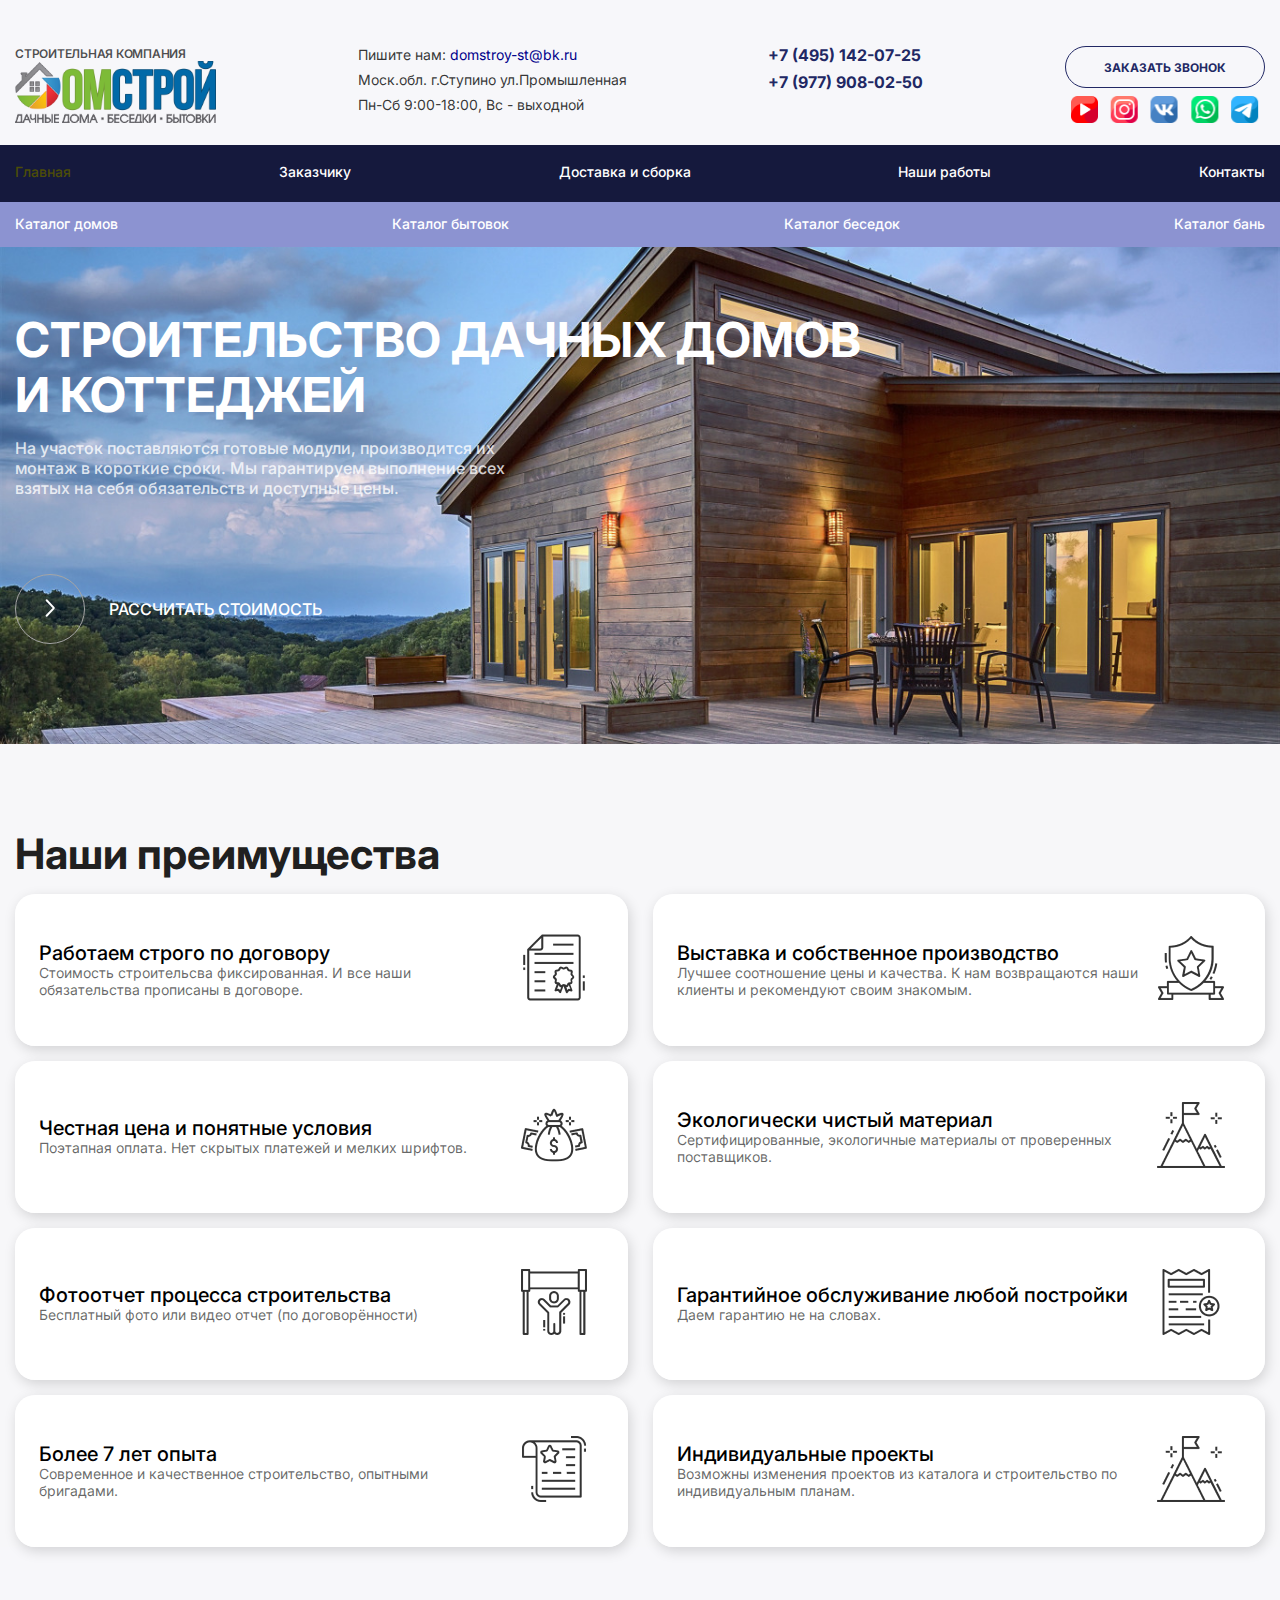
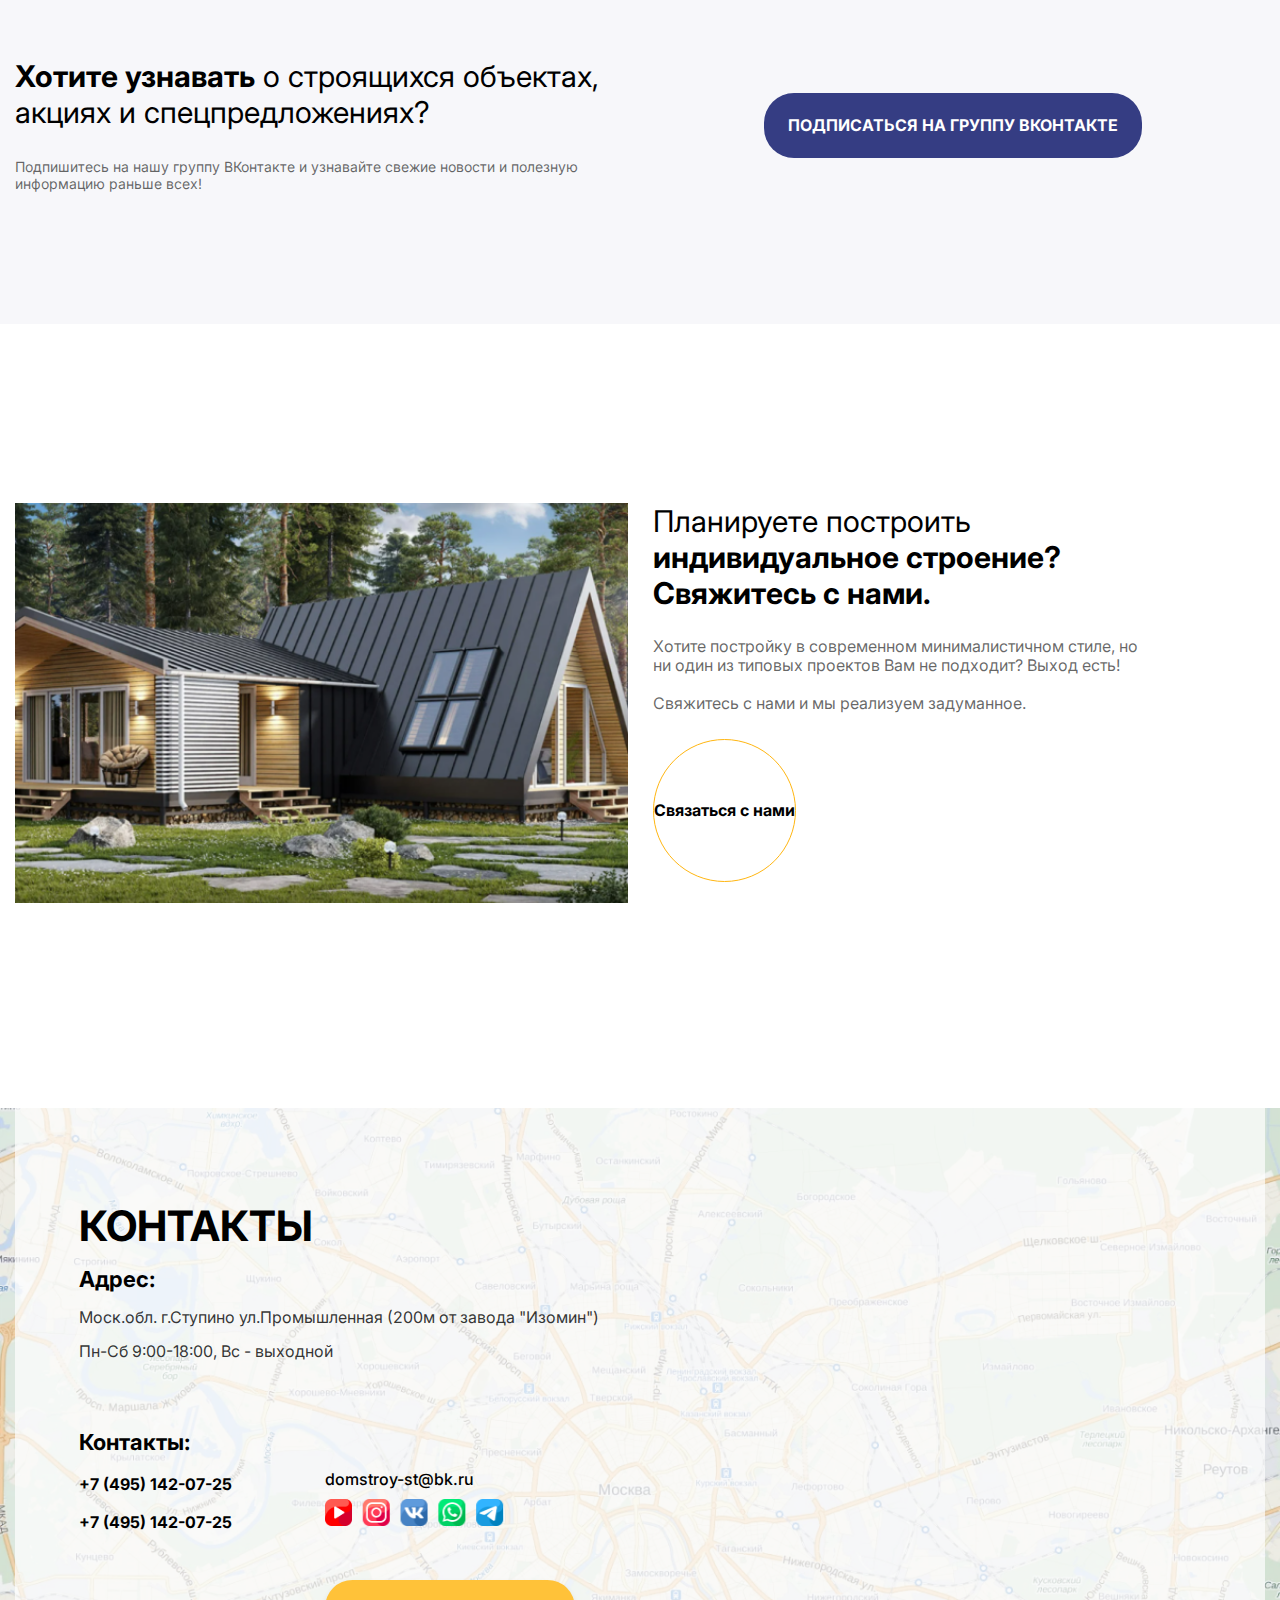
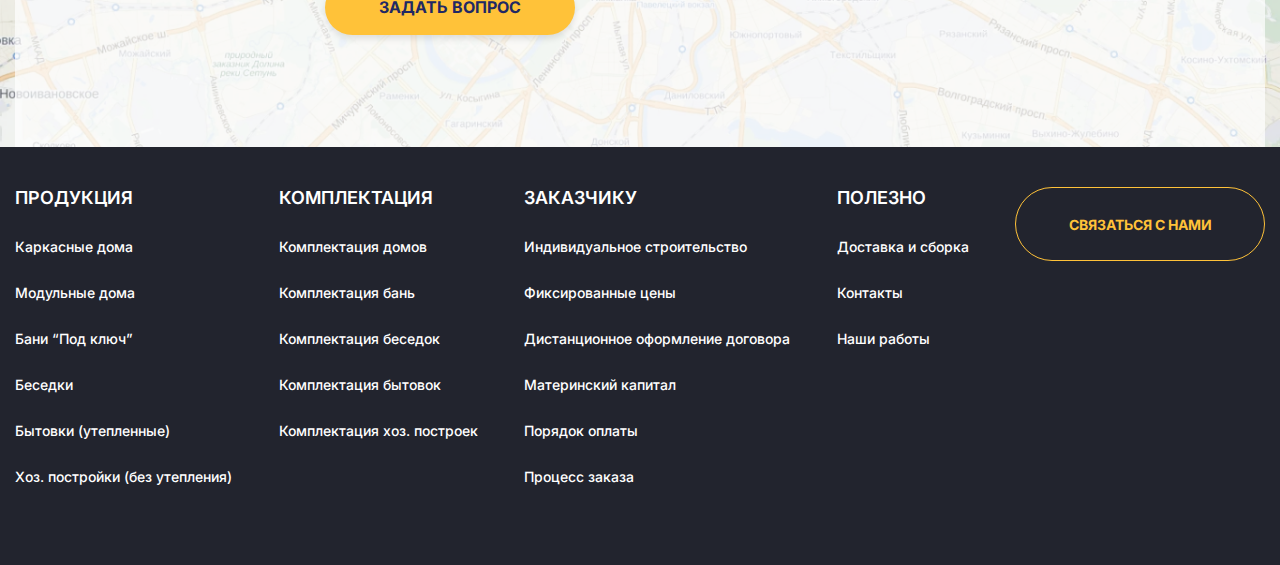
<file: index.html>
<!DOCTYPE html>
<html lang="en">
<head>
    <meta charset="UTF-8">
    <meta http-equiv="X-UA-Compatible" content="IE=edge">
    <meta name="viewport" content="width=device-width, initial-scale=1.0">
    <link rel="stylesheet" href="css/style.css">
    <link rel="stylesheet" href="css/media.css">
    <link rel="shortcut icon" href="icons/Logo.svg" type="image/x-icon">
    <title>ДомСтрой</title>
</head>
<body>
<header class="header">
    <div class="header__container container">
        <div class="first-line__header">
            <div class="logo-block">
                <h1 class="header__name">СТРОИТЕЛЬНАЯ КОМПАНИЯ</h1>
                <div class="header__logo">
                    <a href="index.html"><img src="icons/Logo.svg" alt="logo-company"></a>
                </div>
            </div>
            <div class="burger-menu">
                <img src="icons/menu_FILL0_wght400_GRAD0_opsz48.svg" alt="">
            </div>
            <div class="adress-number-block">
                <h1 class="header__text">Пишите нам: <span style="color: darkblue;">domstroy-st@bk.ru</span></h1>
                <h1 class="header__text">Моск.обл. г.Ступино ул.Промышленная</h1>
                <h1 class="header__text">Пн-Сб 9:00-18:00, Вс - выходной</h1>
            </div>
            <div class="adress-number-block">
                <h1 class="sim__header">+7 (495) 142-07-25</h1>
                <h1 class="sim__header">+7 (977) 908-02-50</h1>
            </div>
            <div class="order-block">
                <button><a style="color: #212864;" target="_blank" href="https://web.telegram.org/k/#@House_Build_bot">Заказать
                    звонок</a></button>
                <div class="all-icons__header">
                    <a target="_blank" href="https://www.youtube.com/@bobertv"><img src="icons/youtube%201.svg"
                                                                                    alt="YouTube icon"></a>
                    <a target="_blank" href="https://www.instagram.com/bober.ru/"><img src="icons/instagram%201.svg"
                                                                                       alt="Instagram icon"></a>
                    <a target="_blank" href="https://vk.com/bobertk"><img src="icons/vk%201.svg" alt="VK icon"></a>
                    <a target="_blank" href="https://web.whatsapp.com/"><img src="icons/whatsapp%201.svg"
                                                                             alt="WhatsApp icon"></a>
                    <a target="_blank" href="https://web.telegram.org/k/#@House_Build_bot"><img
                            src="icons/telegram%201.svg" alt="Telegram icon"></a>
                </div>
            </div>
            <button class="header__menu__open">
                <img src="icons/menu_FILL0_wght400_GRAD0_opsz48.svg" alt="">
            </button>
        </div>
    </div>
    <div class="header__sec-container">
        <ul class="header__menu container">
            <li><a href="index.html" style="color: rgb(77, 77, 7);">Главная</a></li>
            <li><a href="customer.html" style="color: #FFF;">Заказчику</a></li>
            <li><a href="delivery.html" style="color: #FFF;">Доставка и сборка</a></li>
            <li><a href="jobs.html" style="color: #FFF;">Наши работы</a></li>
            <li><a href="contacts.html" style="color: #FFF;">Контакты</a></li>
        </ul>
    </div>
    <div class="header__third-container ">
        <ul class="header__menu container">
            <li><a href="house.html" style="color: #FFF;">Каталог домов</a></li>
            <li><a href="change_house.html" style="color: #FFF;">Каталог бытовок</a></li>
            <li><a href="alcove.html" style="color: #FFF;">Каталог беседок</a></li>
            <li><a href="bath.html" style="color: #FFF;">Каталог бань</a></li>
        </ul>
    </div>
    <div class="mobile-header container">
        <div class="mobile__header-head">
            <div class="mobile__logo-block">
                <h1 class="header__name">СТРОИТЕЛЬНАЯ КОМПАНИЯ</h1>
                <div class="header__logo">
                    <a href="./index.html"><img src="icons/Logo.svg" alt="logo-company"></a>
                </div>
            </div>
            <button class="mobile-header-close">
                <img src="icons/Group%20266.svg" alt="">
            </button>
        </div>
        <div class="mobile__header_menu">
            <a href="index.html" class="mobile__header_menu-item">Главная</a>
            <a href="jobs.html" class="mobile__header_menu-item">Наши работы</a>
            <a href="customer.html" class="mobile__header_menu-item">Заказчику</a>
            <a href="delivery.html" class="mobile__header_menu-item">Доставка</a>
        </div>
        <div class="mobile__header_about">
            <p class="mobile__header_about-item">Пишите нам: domstroy-st@bk.ru</p>
            <p class="mobile__header_about-item">Моск.обл. г.Ступино ул.Промышленная </p>
            <p class="mobile__header_about-item">Пн-Сб 9:00-18:00, Вс - выходной</p>
            <a href="#" class="mobile__header_about-number">+7 (495) 142-07-25</a>
            <a href="#" class="mobile__header_about-number">+7 (977) 908-02-50</a>
            <div class="mobile__all-icons__header">
                <a target="_blank" href="https://www.youtube.com/@bobertv"><img src="icons/youtube%201.svg" alt="YouTube icon"></a>
                <a target="_blank" href="https://www.instagram.com/bober.ru/"><img src="icons/instagram%201.svg" alt="Instagram icon"></a>
                <a target="_blank" href="https://vk.com/bobertk"><img src="icons/vk%201.svg" alt="VK icon"></a>
                <a target="_blank" href="https://web.whatsapp.com/"><img src="icons/whatsapp%201.svg" alt="WhatsApp icon"></a>
                <a target="_blank" href="https://web.telegram.org/k/#@House_Build_bot"><img src="icons/telegram%201.svg" alt="Telegram icon"></a>
            </div>
        </div>
    </div>
</header>
<main class="wrapper">
    <section class="wrapper__item item">
        <div class="item__container container">
            <h1 class="item__title">СТРОИТЕЛЬСТВО ДАЧНЫХ ДОМОВ И КОТТЕДЖЕЙ</h1>
            <h1 class="item__subtitle">На участок поставляются готовые модули, производится их монтаж в короткие сроки.
                Мы гарантируем выполнение всех взятых на себя обязательств и доступные цены.</h1>
            <div class="item__button">
                <button><a target="_blank" href="calculate_price.html"><img src="icons/Vector%2015.svg" alt=""></a></button>
                <h1 class="item__bill">РАССЧИТАТЬ СТОИМОСТЬ</h1>
            </div>
        </div>
    </section>
    <section class="wrapper__advantage advantage">
        <div class="advantage__container container">
            <h1 class="card-of-advantage__title">Наши преимущества</h1>
            <div class="advantage__cards">
                <div class="card-in-advantage">
                    <div class="text-in-card">
                        <h1 class="advantage__title">
                            Работаем строго по договору
                        </h1>
                        <p class="advantage__subtitle">Стоимость строительсва фиксированная. И все наши обязательства
                            прописаны в договоре.</p>
                    </div>
                    <div class="image-in-card">
                        <img src="icons/certificate%20(1).png" alt="certificate icon">
                    </div>
                </div>
                <div class="card-in-advantage">
                    <div class="text-in-card">
                        <h1 class="advantage__title">
                            Выставка и собственное производство
                        </h1>
                        <p class="advantage__subtitle">Лучшее соотношение цены и качества. К нам возвращаются наши
                            клиенты и рекомендуют своим знакомым.</p>
                    </div>
                    <div class="image-in-card">
                        <img src="icons/badge.png" alt="badge icon">
                    </div>
                </div>
            </div>
            <div class="advantage__cards">
                <div class="card-in-advantage">
                    <div class="text-in-card">
                        <h1 class="advantage__title">
                            Честная цена и понятные условия
                        </h1>
                        <p class="advantage__subtitle">Поэтапная оплата. Нет скрытых платежей и мелких шрифтов.
                        </p>
                    </div>
                    <div class="image-in-card">
                        <img src="icons/money-sack.png" alt="money icon">
                    </div>
                </div>
                <div class="card-in-advantage">
                    <div class="text-in-card">
                        <h1 class="advantage__title">
                            Экологически чистый материал
                        </h1>
                        <p class="advantage__subtitle">Сертифицированные, экологичные материалы от проверенных
                            поставщиков.</p>
                    </div>
                    <div class="image-in-card">
                        <img src="icons/goal%202.png" alt="goal icon">
                    </div>
                </div>
            </div>
            <div class="advantage__cards">
                <div class="card-in-advantage">
                    <div class="text-in-card">
                        <h1 class="advantage__title">
                            Фотоотчет процесса строительства
                        </h1>
                        <p class="advantage__subtitle">Бесплатный фото или видео отчет (по договорённости)</p>
                    </div>
                    <div class="image-in-card">
                        <img src="icons/running-man%202.png" alt="running-man icon">
                    </div>
                </div>
                <div class="card-in-advantage">
                    <div class="text-in-card">
                        <h1 class="advantage__title">
                            Гарантийное обслуживание любой постройки
                        </h1>
                        <p class="advantage__subtitle">Даем гарантию не на словах.</p>
                    </div>
                    <div class="image-in-card">
                        <img src="icons/receipt.png" alt="receipt icon">
                    </div>
                </div>
            </div>
            <div class="advantage__cards">
                <div class="card-in-advantage">
                    <div class="text-in-card">
                        <h1 class="advantage__title">
                            Более 7 лет опыта
                        </h1>
                        <p class="advantage__subtitle">Современное и качественное строительство, опытными бригадами.
                        </p>
                    </div>
                    <div class="image-in-card">
                        <img src="icons/certificate.png" alt="certificate icon">
                    </div>
                </div>
                <div class="card-in-advantage">
                    <div class="text-in-card">
                        <h1 class="advantage__title">
                            Индивидуальные проекты
                        </h1>
                        <p class="advantage__subtitle">Возможны изменения проектов из каталога и строительство по
                            индивидуальным планам.</p>
                    </div>
                    <div class="image-in-card">
                        <img src="icons/goal%202.png" alt="badge icon">
                    </div>
                </div>
            </div>
        </div>
    </section>
    <section class="wrapper__vk vk container">
        <div class="vk__container">
            <div class="text-vk">
                <h1 class="vk__title"><span style="font-weight: bolder;">Хотите узнавать</span> о строящихся объектах,
                    акциях и спецпредложениях?</h1>
                <p class="vk__subtitle">
                    Подпишитесь на нашу группу ВКонтакте и узнавайте свежие новости и полезную информацию раньше всех!
                </p>
            </div>
            <div class="vk__container__link">
                <a class="vk__container-button" target="_blank" href="https://vk.com/bobertk" style="color: #FFF">Подписаться НА ГРУППУ ВКОНТАКТЕ</a>
            </div>
        </div>
    </section>
    <section class="wrapper__connection-with-us connection-with-us">
        <div class="connection-with-us__container container">
            <div class="image-connection">
                <img src="icons/Rectangle%20599.png" alt="">
            </div>
            <div class="text-in-connection">
                <h1 class="connection__title">
                    <span style='font-weight: 400;'>Планируете построить</span> индивидуальное строение? Свяжитесь с
                    нами.
                </h1>
                <p class="connection__subtitle">
                    Хотите постройку в современном минималистичном стиле, но ни один из типовых проектов Вам не
                    подходит? Выход есть!
                    <br>
                    <br>
                    Свяжитесь с нами и мы реализуем задуманное.
                </p>
                <button><a style="color: #000000;" href="tel:+996703917639">Связаться с нами</a></button>
            </div>
        </div>
    </section>
    <section class="wrapper__contacts contacts">
        <div class="contacts__container container">
            <div class="block__adress">
                <h1 class="contact__title">Контакты</h1>
                <h1 class="adress-contact__title">Адрес:</h1>
                <p class="adress-contact__subtitle">Моск.обл. г.Ступино ул.Промышленная (200м от завода "Изомин")</p>
                <p class="adress-time__title">Пн-Сб 9:00-18:00, Вс - выходной</p>
                <div class="contacts_blocks">
                    <div class="contacts__text text">
                        <h1 class="text__title">Контакты:</h1>
                        <p class="text__numbers">+7 (495) 142-07-25</p>
                        <p class="text__numbers">+7 (495) 142-07-25</p>
                    </div>
                    <div class="domstroy">
                        <p class="domstroy__title">
                            domstroy-st@bk.ru
                        </p>
                        <div class="all-icons__contacts">
                            <a target="_blank" href="https://www.youtube.com/@bobertv"><img src="icons/youtube%201.svg"
                                                                                            alt="YouTube icon"></a>
                            <a target="_blank" href="https://www.instagram.com/bober.ru/"><img
                                    src="icons/instagram%201.svg" alt="Instagram icon"></a>
                            <a target="_blank" href="https://vk.com/bobertk"><img src="icons/vk%201.svg" alt="VK icon"></a>
                            <a target="_blank" href="https://web.whatsapp.com/"><img src="icons/whatsapp%201.svg"
                                                                                     alt="WhatsApp icon"></a>
                            <a target="_blank" href="https://web.telegram.org/k/#@House_Build_bot"><img
                                    src="icons/telegram%201.svg" alt="Telegram icon"></a>
                        </div>
                        <button><a style="color: #212864;" href="tel:+996703917639">Задать вопрос</a></button>
                    </div>
                </div>
            </div>
        </div>
    </section>
</main>
<footer class="footer">
    <div class="footer__container container">
        <div class="column">
            <h1 class="item__column">
                ПРОДУКЦИЯ
            </h1>
            <p class="subtitle__column">Каркасные дома</p>
            <p class="subtitle__column">Модульные дома</p>
            <p class="subtitle__column">Бани “Под ключ”</p>
            <p class="subtitle__column">Беседки</p>
            <p class="subtitle__column">Бытовки (утепленные)</p>
            <p class="subtitle__column">Хоз. постройки (без утепления)</p>
        </div>
        <div class="column">
            <h1 class="item__column">
                КОМПЛЕКТАЦИЯ
            </h1>
            <p class="subtitle__column">Комплектация домов</p>
            <p class="subtitle__column">Комплектация бань</p>
            <p class="subtitle__column">Комплектация беседок</p>
            <p class="subtitle__column">Комплектация бытовок</p>
            <p class="subtitle__column">Комплектация хоз. построек</p>
        </div>
        <div class="column">
            <h1 class="item__column">
                ЗАКАЗЧИКУ
            </h1>
            <p class="subtitle__column">Индивидуальное строительство</p>
            <p class="subtitle__column">Фиксированные цены</p>
            <p class="subtitle__column">Дистанционное оформление договора</p>
            <p class="subtitle__column">Материнский капитал</p>
            <p class="subtitle__column">Порядок оплаты</p>
            <p class="subtitle__column">Процесс заказа</p>
        </div>
        <div class="column">
            <h1 class="item__column">
                ПОЛЕЗНО
            </h1>
            <p class="subtitle__column">Доставка и сборка</p>
            <p class="subtitle__column">Контакты</p>
            <p class="subtitle__column">Наши работы</p>
        </div>
        <div class="buttons-in-footer">
            <button><a style="color:#FFC239" href="tel:+996703917639">СВЯЗАТЬСЯ С НАМИ</a></button>
        </div>
    </div>
</footer>
<script src="js/index.js"></script>
</body>
</html>
</file>
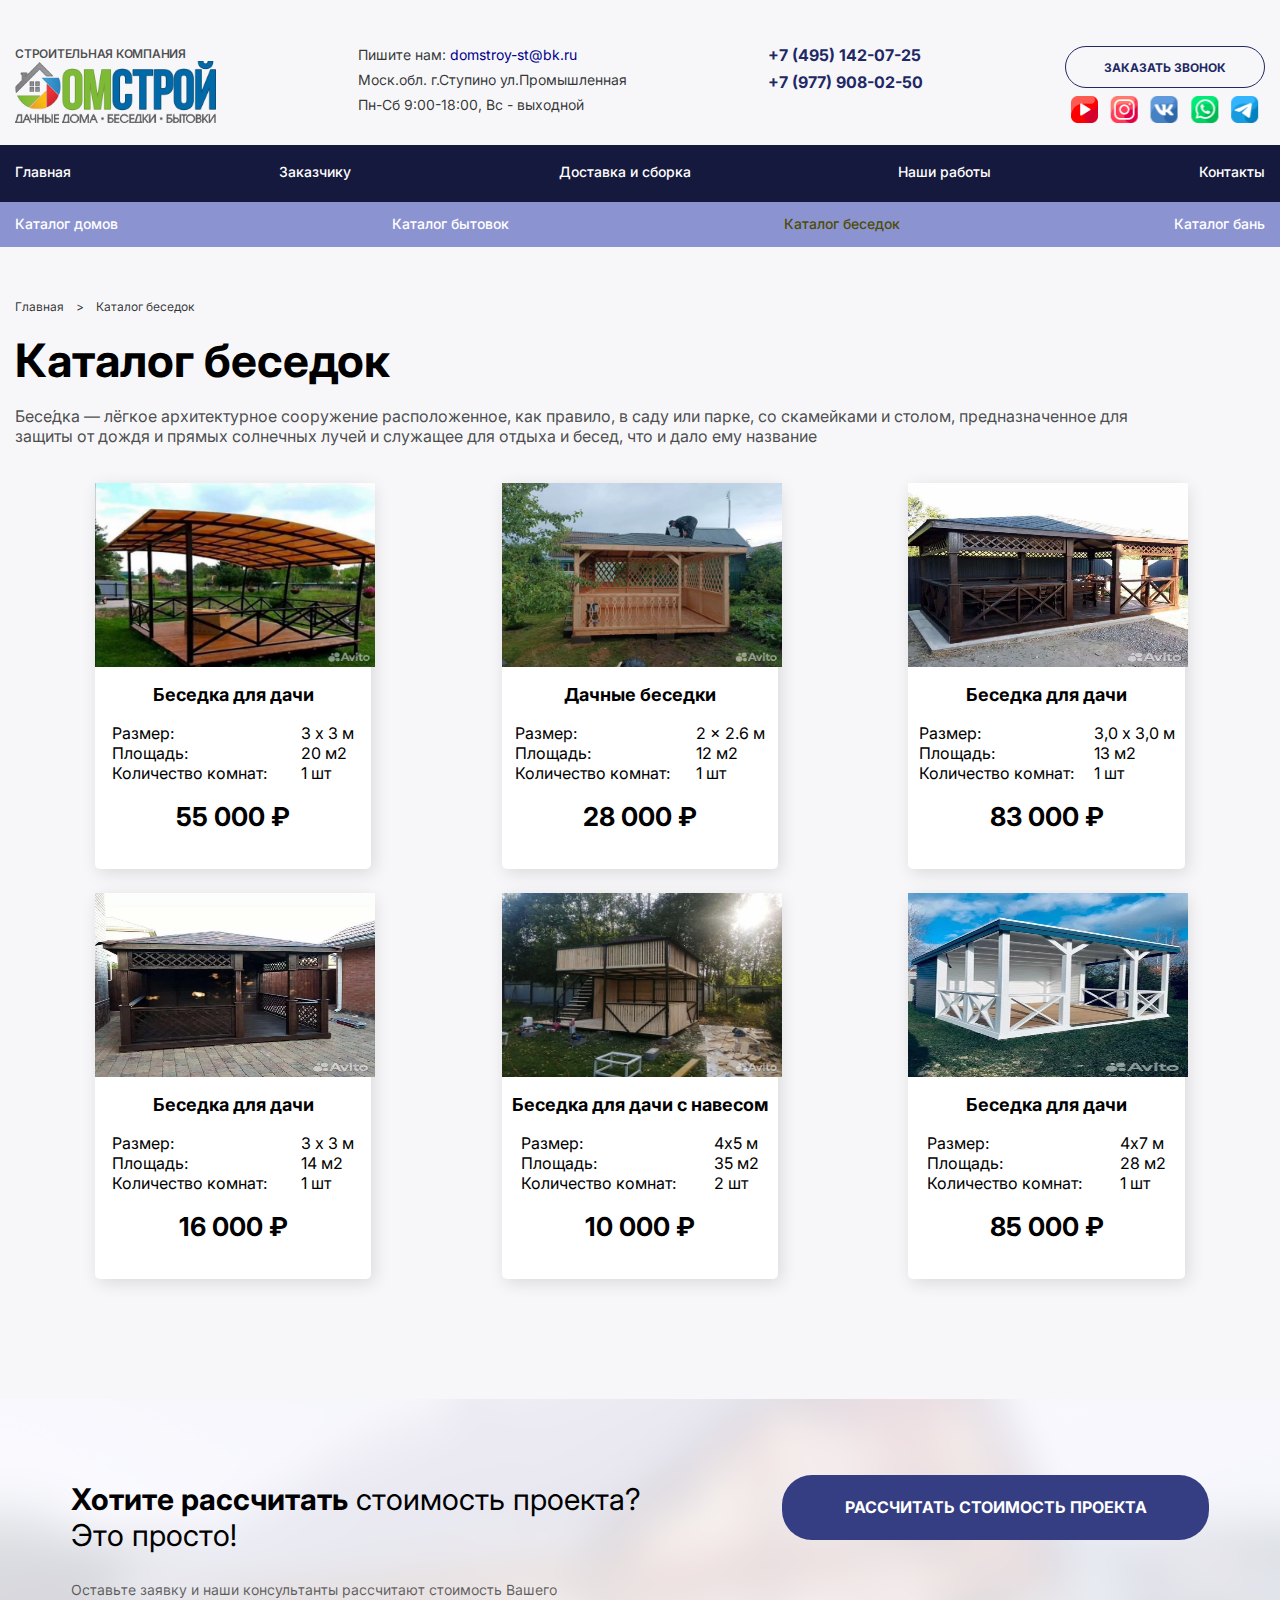
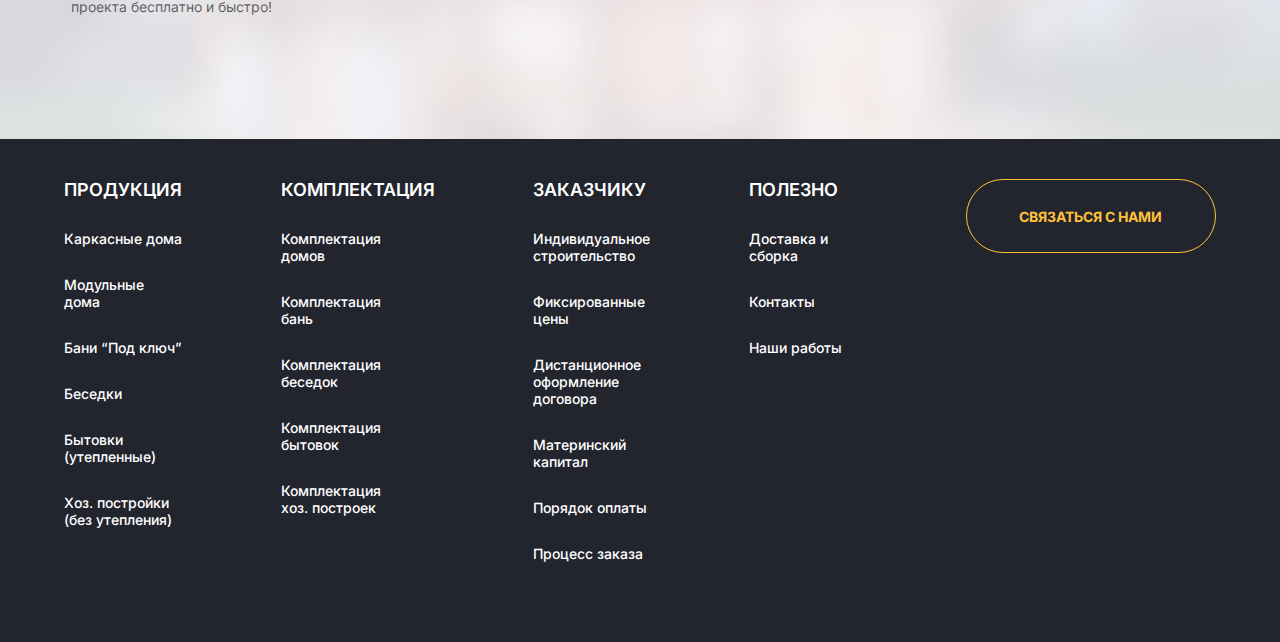
<file: alcove.html>
<!DOCTYPE html>
<html lang="en">
<head>
    <meta charset="UTF-8">
    <meta http-equiv="X-UA-Compatible" content="IE=edge">
    <meta name="viewport" content="width=1300, initial-scale=1.0">
    <link rel="stylesheet" href="css/alcove.css">
    <link rel="stylesheet" href="css/media.css">
    <link rel="shortcut icon" href="icons/Logo.svg" type="image/x-icon">
    <script src="js/index.js" defer></script>
    <title>ДомСтрой</title>
</head>
<body>
    <header class="header">
        <div class="header__container container">
            <div class="first-line__header">
                <div class="logo-block">
                    <h1 class="header__name">СТРОИТЕЛЬНАЯ КОМПАНИЯ</h1>
                    <div class="header__logo">
                        <a href="index.html"><img src="icons/Logo.svg" alt="logo-company"></a>
                    </div>
                </div>
                <div class="burger-menu">
                    <img src="icons/menu_FILL0_wght400_GRAD0_opsz48.svg" alt="">
                </div>
                <div class="adress-number-block">
                    <h1 class="header__text">Пишите нам: <span style="color: darkblue;">domstroy-st@bk.ru</span></h1>
                    <h1 class="header__text">Моск.обл. г.Ступино ул.Промышленная</h1>
                    <h1 class="header__text">Пн-Сб 9:00-18:00, Вс - выходной</h1>
                </div>
                <div class="adress-number-block">
                    <h1 class="sim__header">+7 (495) 142-07-25</h1>
                    <h1 class="sim__header">+7 (977) 908-02-50</h1>
                </div>
                <div class="order-block">
                    <button><a style="color: #212864;" target="_blank" href="https://web.telegram.org/k/#@House_Build_bot">Заказать
                        звонок</a></button>
                    <div class="all-icons__header">
                        <a target="_blank" href="https://www.youtube.com/@bobertv"><img src="icons/youtube%201.svg"
                                                                                        alt="YouTube icon"></a>
                        <a target="_blank" href="https://www.instagram.com/bober.ru/"><img src="icons/instagram%201.svg"
                                                                                           alt="Instagram icon"></a>
                        <a target="_blank" href="https://vk.com/bobertk"><img src="icons/vk%201.svg" alt="VK icon"></a>
                        <a target="_blank" href="https://web.whatsapp.com/"><img src="icons/whatsapp%201.svg"
                                                                                 alt="WhatsApp icon"></a>
                        <a target="_blank" href="https://web.telegram.org/k/#@House_Build_bot"><img
                                src="icons/telegram%201.svg" alt="Telegram icon"></a>
                    </div>
                </div>
                <button class="header__menu__open">
                    <img src="icons/menu_FILL0_wght400_GRAD0_opsz48.svg" alt="">
                </button>
            </div>
        </div>
        <div class="header__sec-container">
            <ul class="header__menu container">
                <li><a href="index.html" style="color: #FFF">Главная</a></li>
                <li><a href="customer.html" style="color: #FFF">Заказчику</a></li>
                <li><a href="delivery.html" style="color: #FFF">Доставка и сборка</a></li>
                <li><a href="jobs.html" style="color: #FFF">Наши работы</a></li>
                <li><a href="contacts.html" style="color: #FFF;">Контакты</a></li>
            </ul>
        </div>
        <div class="header__third-container ">
            <ul class="header__menu container">
                <li><a href="house.html" style="color: #FFF;">Каталог домов</a></li>
                <li><a href="change_house.html" style="color: #FFF;">Каталог бытовок</a></li>
                <li><a href="alcove.html" style="color: rgb(77, 77, 7);">Каталог беседок</a></li>
                <li><a href="bath.html" style="color: #FFF;">Каталог бань</a></li>
            </ul>
        </div>
        <div class="mobile-header container">
            <div class="mobile__header-head">
                <div class="mobile__logo-block">
                    <h1 class="header__name">СТРОИТЕЛЬНАЯ КОМПАНИЯ</h1>
                    <div class="header__logo">
                        <a href="./index.html"><img src="icons/Logo.svg" alt="logo-company"></a>
                    </div>
                </div>
                <button class="mobile-header-close">
                    <img src="icons/Group%20266.svg" alt="">
                </button>
            </div>
            <div class="mobile__header_menu">
                <a href="index.html" class="mobile__header_menu-item">Главная</a>
                <a href="jobs.html" class="mobile__header_menu-item">Наши работы</a>
                <a href="customer.html" class="mobile__header_menu-item">Заказчику</a>
                <a href="delivery.html" class="mobile__header_menu-item">Доставка</a>
            </div>
            <div class="mobile__header_about">
                <p class="mobile__header_about-item">Пишите нам: domstroy-st@bk.ru</p>
                <p class="mobile__header_about-item">Моск.обл. г.Ступино ул.Промышленная </p>
                <p class="mobile__header_about-item">Пн-Сб 9:00-18:00, Вс - выходной</p>
                <a href="#" class="mobile__header_about-number">+7 (495) 142-07-25</a>
                <a href="#" class="mobile__header_about-number">+7 (977) 908-02-50</a>
                <div class="mobile__all-icons__header">
                    <a target="_blank" href="https://www.youtube.com/@bobertv"><img src="icons/youtube%201.svg" alt="YouTube icon"></a>
                    <a target="_blank" href="https://www.instagram.com/bober.ru/"><img src="icons/instagram%201.svg" alt="Instagram icon"></a>
                    <a target="_blank" href="https://vk.com/bobertk"><img src="icons/vk%201.svg" alt="VK icon"></a>
                    <a target="_blank" href="https://web.whatsapp.com/"><img src="icons/whatsapp%201.svg" alt="WhatsApp icon"></a>
                    <a target="_blank" href="https://web.telegram.org/k/#@House_Build_bot"><img src="icons/telegram%201.svg" alt="Telegram icon"></a>
                </div>
            </div>
        </div>
    </header>
    <main class="wrapper">
        <section class="wrapper__item item">
            <div class="item__container container">
                <div class="item__text">
                    <div class="pwd">
                        <p class="pwd__p">Главная</p>
                        <p class="pwd__p">></p>
                        <p class="pwd__p">Каталог беседок</p>
                    </div>
                    <h1 class="item__title">
                        Каталог беседок
                    </h1>
                    <p class="item__subtitle">
                        Бесе́дка — лёгкое архитектурное сооружение расположенное, как правило, в саду или парке, со скамейками и столом, предназначенное для защиты от дождя и прямых солнечных лучей и служащее для отдыха и бесед, что и дало ему название 
                    </p>
                </div>
                <div class="cards__container container">
                    <div class="three__cards">
                        <div class="card">
                            <img class="card__image" src="icons/al.png" alt="">
                            <h1 class="card__title">Беседка для дачи</h1>
                            <div class="card__subtitle">
                                <div class="lside">
                                    <p>Размер:</p>
                                    <p>Площадь:</p>
                                    <p>Количество комнат:</p>
                                </div>
                                <div class="rside">
                                    <p>3 х 3 м</p>
                                    <p>20 м2</p>
                                    <p>1 шт</p>
                                </div>
                            </div>
                            <h1 class="price">
                                55 000 ₽
                            </h1>
                        </div>
                        <div class="card">
                            <img class="card__image" src="icons/al_1.png" alt="">
                            <h1 class="card__title">Дачные беседки</h1>
                            <div class="card__subtitle">
                                <div class="lside">
                                    <p>Размер:</p>
                                    <p>Площадь:</p>
                                    <p>Количество комнат:</p>
                                </div>
                                <div class="rside">
                                    <p>2 × 2.6 м</p>
                                    <p>12 м2</p>
                                    <p>1 шт</p>
                                </div>
                            </div>
                            <h1 class="price">
                                28 000 ₽
                            </h1>
                        </div>
                        <div class="card">
                            <img class="card__image" src="icons/al_2.png" alt="">
                            <h1 class="card__title">Беседка для дачи</h1>
                            <div class="card__subtitle">
                                <div class="lside">
                                    <p>Размер:</p>
                                    <p>Площадь:</p>
                                    <p>Количество комнат:</p>
                                </div>
                                <div class="rside">
                                    <p>3,0 х 3,0 м</p>
                                    <p>13 м2</p>
                                    <p>1 шт</p>
                                </div>
                            </div>
                            <h1 class="price">
                                83 000 ₽
                            </h1>
                        </div>
                    </div>
                    <div class="three__cards">
                        <div class="card">
                            <img class="card__image" src="icons/al_3.png" alt="">
                            <h1 class="card__title">Беседка для дачи</h1>
                            <div class="card__subtitle">
                                <div class="lside">
                                    <p>Размер:</p>
                                    <p>Площадь:</p>
                                    <p>Количество комнат:</p>
                                </div>
                                <div class="rside">
                                    <p>3 х 3 м</p>
                                    <p>14 м2</p>
                                    <p>1 шт</p>
                                </div>
                            </div>
                            <h1 class="price">
                                16 000 ₽
                            </h1>
                        </div>
                        <div class="card">
                            <img class="card__image" src="icons/al_4.png" alt="">
                            <h1 class="card__title">Беседка для дачи с навесом</h1>
                            <div class="card__subtitle">
                                <div class="lside">
                                    <p>Размер:</p>
                                    <p>Площадь:</p>
                                    <p>Количество комнат:</p>
                                </div>
                                <div class="rside">
                                    <p>4х5 м</p>
                                    <p>35 м2</p>
                                    <p>2 шт</p>
                                </div>
                            </div>
                            <h1 class="price">
                                10 000 ₽
                            </h1>
                        </div>
                        <div class="card">
                            <img class="card__image" src="icons/al_5.png" alt="">
                            <h1 class="card__title">Беседка для дачи</h1>
                            <div class="card__subtitle">
                                <div class="lside">
                                    <p>Размер:</p>
                                    <p>Площадь:</p>
                                    <p>Количество комнат:</p>
                                </div>
                                <div class="rside">
                                    <p>4х7 м</p>
                                    <p>28 м2</p>
                                    <p>1 шт</p>
                                </div>
                            </div>
                            <h1 class="price">
                                85 000 ₽
                            </h1>
                        </div>
                    </div>
                </div>
            </div>
        </section>
        <section class="wrapper__sale sale">
            <div class="sale__container container">
                <div class="sale__text">
                    <h1 class="sale__title">
                        <span>Хотите рассчитать</span> стоимость проекта? Это просто!
                    </h1>
                    <p class="sale__subtitle">
                        Оставьте заявку и наши консультанты рассчитают стоимость Вашего проекта бесплатно и быстро!
                    </p>
                </div>
                <div class="sale__button">
                    <button><a target="_blank" style="color: #FFF" href="calculate_price.html">РАССЧИТАТЬ СТОИМОСТЬ ПРОЕКТА</a></button>
                </div>
            </div>
        </section>
    </main>
    <footer class="footer">
        <div class="footer__container container">
            <div class="column">
                <h1 class="item__column">
                    ПРОДУКЦИЯ
                </h1>
                <p class="subtitle__column">Каркасные дома</p>
                <p class="subtitle__column">Модульные дома</p>
                <p class="subtitle__column">Бани “Под ключ”</p>
                <p class="subtitle__column">Беседки</p>
                <p class="subtitle__column">Бытовки (утепленные)</p>
                <p class="subtitle__column">Хоз. постройки (без утепления)</p>
            </div>
            <div class="column">
                <h1 class="item__column">
                    КОМПЛЕКТАЦИЯ
                </h1>
                <p class="subtitle__column">Комплектация домов</p>
                <p class="subtitle__column">Комплектация бань</p>
                <p class="subtitle__column">Комплектация беседок</p>
                <p class="subtitle__column">Комплектация бытовок</p>
                <p class="subtitle__column">Комплектация хоз. построек</p>
            </div>
            <div class="column">
                <h1 class="item__column">
                    ЗАКАЗЧИКУ
                </h1>
                <p class="subtitle__column">Индивидуальное строительство</p>
                <p class="subtitle__column">Фиксированные цены</p>
                <p class="subtitle__column">Дистанционное оформление договора</p>
                <p class="subtitle__column">Материнский капитал</p>
                <p class="subtitle__column">Порядок оплаты</p>
                <p class="subtitle__column">Процесс заказа</p>
            </div>
            <div class="column">
                <h1 class="item__column">
                    ПОЛЕЗНО
                </h1>
                <p class="subtitle__column">Доставка и сборка</p>
                <p class="subtitle__column">Контакты</p>
                <p class="subtitle__column">Наши работы</p>
            </div>
            <div class="buttons-in-footer">
                <button><a style="color:#FFC239" href="tel:+996703917639">СВЯЗАТЬСЯ С НАМИ</a></button>
            </div>
        </div>
    </footer>
</body>
</html>
</file>
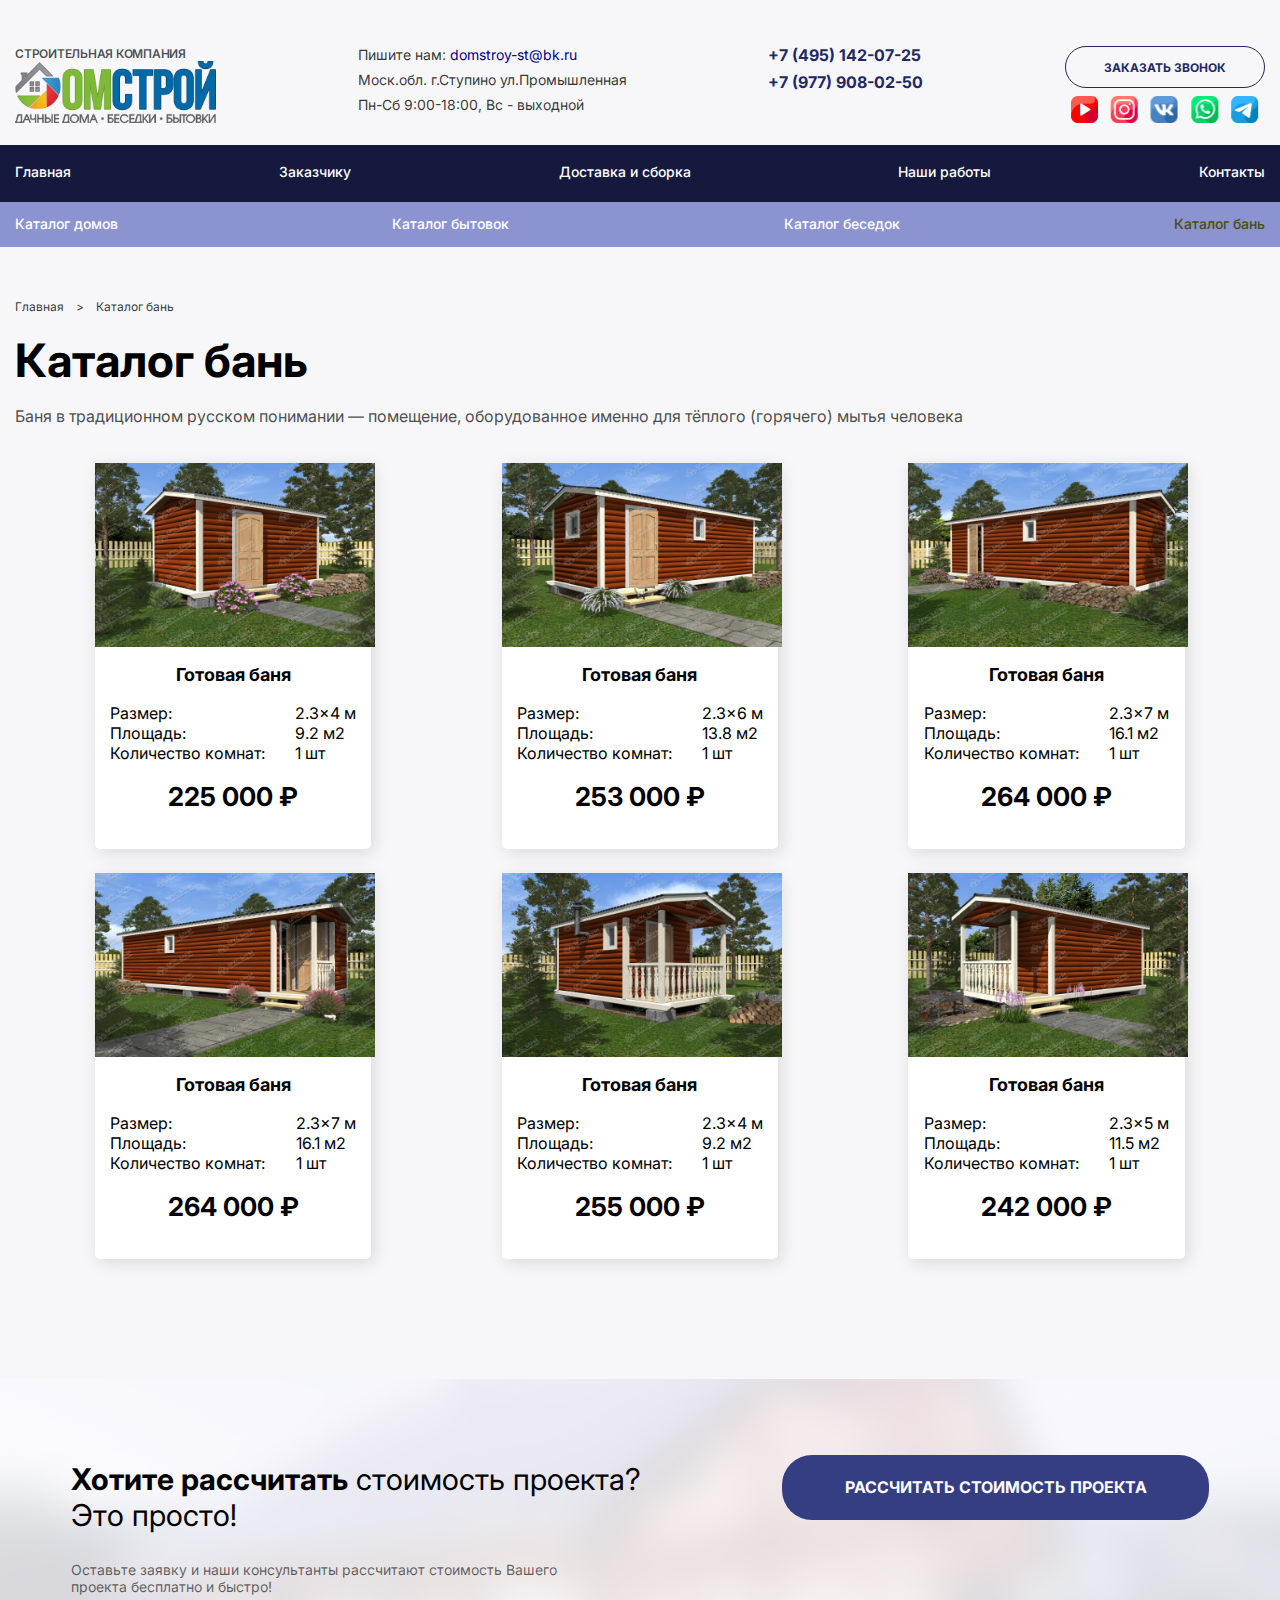
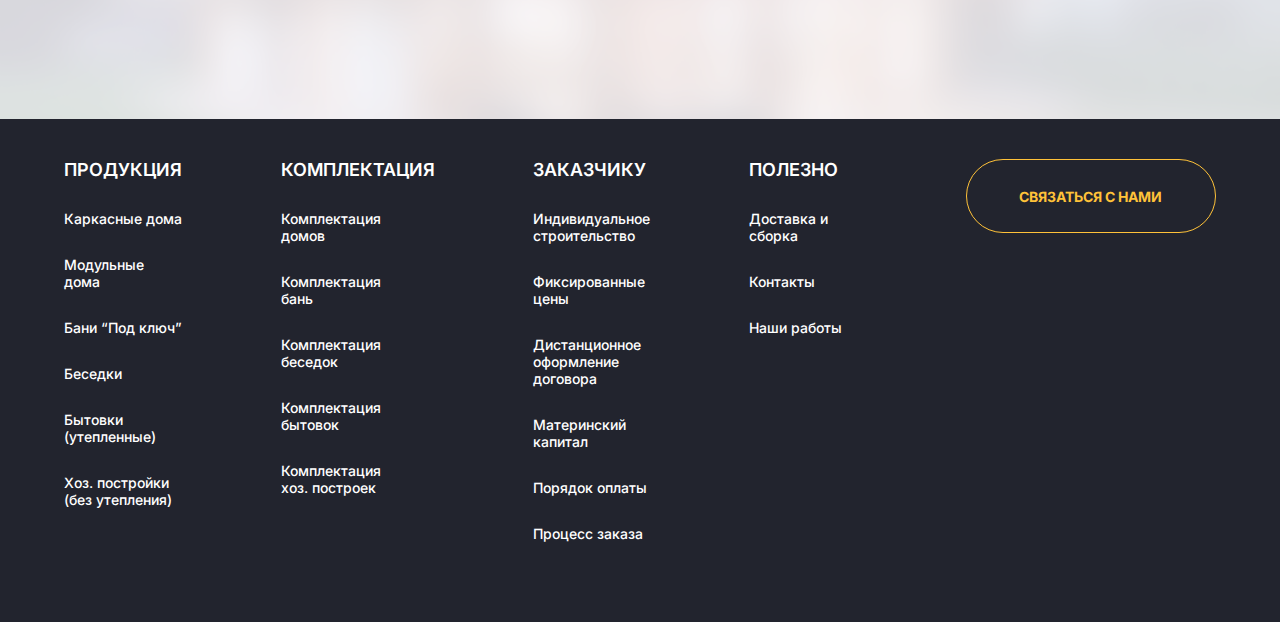
<file: bath.html>
<!DOCTYPE html>
<html lang="en">
<head>
    <meta charset="UTF-8">
    <meta http-equiv="X-UA-Compatible" content="IE=edge">
    <meta name="viewport" content="width=1300, initial-scale=1.0">
    <link rel="stylesheet" href="css/bath.css">
    <link rel="stylesheet" href="css/media.css">
    <link rel="shortcut icon" href="icons/Logo.svg" type="image/x-icon">
    <script src="js/index.js" defer></script>
    <title>ДомСтрой</title>
</head>
<body>
    <header class="header">
        <div class="header__container container">
            <div class="first-line__header">
                <div class="logo-block">
                    <h1 class="header__name">СТРОИТЕЛЬНАЯ КОМПАНИЯ</h1>
                    <div class="header__logo">
                        <a href="index.html"><img src="icons/Logo.svg" alt="logo-company"></a>
                    </div>
                </div>
                <div class="burger-menu">
                    <img src="icons/menu_FILL0_wght400_GRAD0_opsz48.svg" alt="">
                </div>
                <div class="adress-number-block">
                    <h1 class="header__text">Пишите нам: <span style="color: darkblue;">domstroy-st@bk.ru</span></h1>
                    <h1 class="header__text">Моск.обл. г.Ступино ул.Промышленная</h1>
                    <h1 class="header__text">Пн-Сб 9:00-18:00, Вс - выходной</h1>
                </div>
                <div class="adress-number-block">
                    <h1 class="sim__header">+7 (495) 142-07-25</h1>
                    <h1 class="sim__header">+7 (977) 908-02-50</h1>
                </div>
                <div class="order-block">
                    <button><a style="color: #212864;" target="_blank" href="https://web.telegram.org/k/#@House_Build_bot">Заказать
                        звонок</a></button>
                    <div class="all-icons__header">
                        <a target="_blank" href="https://www.youtube.com/@bobertv"><img src="icons/youtube%201.svg"
                                                                                        alt="YouTube icon"></a>
                        <a target="_blank" href="https://www.instagram.com/bober.ru/"><img src="icons/instagram%201.svg"
                                                                                           alt="Instagram icon"></a>
                        <a target="_blank" href="https://vk.com/bobertk"><img src="icons/vk%201.svg" alt="VK icon"></a>
                        <a target="_blank" href="https://web.whatsapp.com/"><img src="icons/whatsapp%201.svg"
                                                                                 alt="WhatsApp icon"></a>
                        <a target="_blank" href="https://web.telegram.org/k/#@House_Build_bot"><img
                                src="icons/telegram%201.svg" alt="Telegram icon"></a>
                    </div>
                </div>
                <button class="header__menu__open">
                    <img src="icons/menu_FILL0_wght400_GRAD0_opsz48.svg" alt="">
                </button>
            </div>
        </div>
        <div class="header__sec-container">
            <ul class="header__menu container">
                <li><a href="index.html" style="color: #FFF">Главная</a></li>
                <li><a href="customer.html" style="color: #FFF">Заказчику</a></li>
                <li><a href="delivery.html" style="color: #FFF">Доставка и сборка</a></li>
                <li><a href="jobs.html" style="color: #FFF">Наши работы</a></li>
                <li><a href="contacts.html" style="color: #FFF;">Контакты</a></li>
            </ul>
        </div>
        <div class="header__third-container ">
            <ul class="header__menu container">
                <li><a href="house.html" style="color: #FFF;">Каталог домов</a></li>
                <li><a href="change_house.html" style="color: #FFF;">Каталог бытовок</a></li>
                <li><a href="alcove.html" style="color: #FFF">Каталог беседок</a></li>
                <li><a href="bath.html" style="color: rgb(77, 77, 7);">Каталог бань</a></li>
            </ul>
        </div>
        <div class="mobile-header container">
            <div class="mobile__header-head">
                <div class="mobile__logo-block">
                    <h1 class="header__name">СТРОИТЕЛЬНАЯ КОМПАНИЯ</h1>
                    <div class="header__logo">
                        <a href="./index.html"><img src="icons/Logo.svg" alt="logo-company"></a>
                    </div>
                </div>
                <button class="mobile-header-close">
                    <img src="icons/Group%20266.svg" alt="">
                </button>
            </div>
            <div class="mobile__header_menu">
                <a href="index.html" class="mobile__header_menu-item">Главная</a>
                <a href="jobs.html" class="mobile__header_menu-item">Наши работы</a>
                <a href="customer.html" class="mobile__header_menu-item">Заказчику</a>
                <a href="delivery.html" class="mobile__header_menu-item">Доставка</a>
            </div>
            <div class="mobile__header_about">
                <p class="mobile__header_about-item">Пишите нам: domstroy-st@bk.ru</p>
                <p class="mobile__header_about-item">Моск.обл. г.Ступино ул.Промышленная </p>
                <p class="mobile__header_about-item">Пн-Сб 9:00-18:00, Вс - выходной</p>
                <a href="#" class="mobile__header_about-number">+7 (495) 142-07-25</a>
                <a href="#" class="mobile__header_about-number">+7 (977) 908-02-50</a>
                <div class="mobile__all-icons__header">
                    <a target="_blank" href="https://www.youtube.com/@bobertv"><img src="icons/youtube%201.svg" alt="YouTube icon"></a>
                    <a target="_blank" href="https://www.instagram.com/bober.ru/"><img src="icons/instagram%201.svg" alt="Instagram icon"></a>
                    <a target="_blank" href="https://vk.com/bobertk"><img src="icons/vk%201.svg" alt="VK icon"></a>
                    <a target="_blank" href="https://web.whatsapp.com/"><img src="icons/whatsapp%201.svg" alt="WhatsApp icon"></a>
                    <a target="_blank" href="https://web.telegram.org/k/#@House_Build_bot"><img src="icons/telegram%201.svg" alt="Telegram icon"></a>
                </div>
            </div>
        </div>
    </header>
    <main class="wrapper">
        <section class="wrapper__item item">
            <div class="item__container container">
                <div class="item__text">
                    <div class="pwd">
                        <p class="pwd__p">Главная</p>
                        <p class="pwd__p">></p>
                        <p class="pwd__p">Каталог бань </p>
                    </div>
                    <h1 class="item__title">
                        Каталог бань
                    </h1>
                    <p class="item__subtitle">
                        Баня в традиционном русском понимании — помещение, оборудованное именно для тёплого (горячего) мытья человека  
                    </p>
                </div>
                
                <div class="cards__container container">
                    <div class="three__cards">
                        <div class="card">
                            <img class="card__image" src="icons/bath.png" alt="">
                            <h1 class="card__title">Готовая баня</h1>
                            <div class="card__subtitle">
                                <div class="lside">
                                    <p>Размер:</p>
                                    <p>Площадь:</p>
                                    <p>Количество комнат:</p>
                                </div>
                                <div class="rside">
                                    <p>2.3x4 м</p>
                                    <p>9.2 м2</p>
                                    <p>1 шт</p>
                                </div>
                            </div>
                            <h1 class="price">
                               225 000 ₽
                            </h1>
                        </div>
                        <div class="card">
                            <img class="card__image" src="icons/bath_2.png" alt="">
                            <h1 class="card__title">Готовая баня</h1>
                            <div class="card__subtitle">
                                <div class="lside">
                                    <p>Размер:</p>
                                    <p>Площадь:</p>
                                    <p>Количество комнат:</p>
                                </div>
                                <div class="rside">
                                    <p>2.3x6 м</p>
                                    <p>13.8 м2</p>
                                    <p>1 шт</p>
                                </div>
                            </div>
                            <h1 class="price">
                                253 000 ₽
                            </h1>
                        </div>
                        <div class="card">
                            <img class="card__image" src="icons/bath_3.png" alt="">
                            <h1 class="card__title">Готовая баня</h1>
                            <div class="card__subtitle">
                                <div class="lside">
                                    <p>Размер:</p>
                                    <p>Площадь:</p>
                                    <p>Количество комнат:</p>
                                </div>
                                <div class="rside">
                                    <p>2.3x7 м</p>
                                    <p>16.1 м2</p>
                                    <p>1 шт</p>
                                </div>
                            </div>
                            <h1 class="price">
                                264 000 ₽
                            </h1>
                        </div>
                    </div>
                    <div class="three__cards">
                        <div class="card">
                            <img class="card__image" src="icons/bath_4.png" alt="">
                            <h1 class="card__title">Готовая баня</h1>
                            <div class="card__subtitle">
                                <div class="lside">
                                    <p>Размер:</p>
                                    <p>Площадь:</p>
                                    <p>Количество комнат:</p>
                                </div>
                                <div class="rside">
                                    <p>2.3x7  м</p>
                                    <p>16.1 м2</p>
                                    <p>1 шт</p>
                                </div>
                            </div>
                            <h1 class="price">
                                264 000 ₽
                            </h1>
                        </div>
                        <div class="card">
                            <img class="card__image" src="icons/bath_5.png" alt="">
                            <h1 class="card__title">Готовая баня</h1>
                            <div class="card__subtitle">
                                <div class="lside">
                                    <p>Размер:</p>
                                    <p>Площадь:</p>
                                    <p>Количество комнат:</p>
                                </div>
                                <div class="rside">
                                    <p>2.3x4 м</p>
                                    <p>9.2 м2</p>
                                    <p>1 шт</p>
                                </div>
                            </div>
                            <h1 class="price">
                                255 000 ₽
                            </h1>
                        </div>
                        <div class="card">
                            <img class="card__image" src="icons/bath_6.png" alt="">
                            <h1 class="card__title">Готовая баня</h1>
                            <div class="card__subtitle">
                                <div class="lside">
                                    <p>Размер:</p>
                                    <p>Площадь:</p>
                                    <p>Количество комнат:</p>
                                </div>
                                <div class="rside">
                                    <p>2.3x5 м</p>
                                    <p>11.5 м2</p>
                                    <p>1 шт</p>
                                </div>
                            </div>
                            <h1 class="price">
                                242 000 ₽
                            </h1>
                        </div>
                    </div>
                </div>
            </div>
        </section>
        <section class="wrapper__sale sale">
            <div class="sale__container container">
                <div class="sale__text">
                    <h1 class="sale__title">
                        <span>Хотите рассчитать</span> стоимость проекта? Это просто!
                    </h1>
                    <p class="sale__subtitle">
                        Оставьте заявку и наши консультанты рассчитают стоимость Вашего проекта бесплатно и быстро!
                    </p>
                </div>
                <div class="sale__button">
                    <button><a target="_blank" style="color: #FFF" href="calculate_price.html">РАССЧИТАТЬ СТОИМОСТЬ ПРОЕКТА</a></button>
                </div>
            </div>
        </section>
    </main>
    <footer class="footer">
        <div class="footer__container container">
            <div class="column">
                <h1 class="item__column">
                    ПРОДУКЦИЯ
                </h1>
                <p class="subtitle__column">Каркасные дома</p>
                <p class="subtitle__column">Модульные дома</p>
                <p class="subtitle__column">Бани “Под ключ”</p>
                <p class="subtitle__column">Беседки</p>
                <p class="subtitle__column">Бытовки (утепленные)</p>
                <p class="subtitle__column">Хоз. постройки (без утепления)</p>
            </div>
            <div class="column">
                <h1 class="item__column">
                    КОМПЛЕКТАЦИЯ
                </h1>
                <p class="subtitle__column">Комплектация домов</p>
                <p class="subtitle__column">Комплектация бань</p>
                <p class="subtitle__column">Комплектация беседок</p>
                <p class="subtitle__column">Комплектация бытовок</p>
                <p class="subtitle__column">Комплектация хоз. построек</p>
            </div>
            <div class="column">
                <h1 class="item__column">
                    ЗАКАЗЧИКУ
                </h1>
                <p class="subtitle__column">Индивидуальное строительство</p>
                <p class="subtitle__column">Фиксированные цены</p>
                <p class="subtitle__column">Дистанционное оформление договора</p>
                <p class="subtitle__column">Материнский капитал</p>
                <p class="subtitle__column">Порядок оплаты</p>
                <p class="subtitle__column">Процесс заказа</p>
            </div>
            <div class="column">
                <h1 class="item__column">
                    ПОЛЕЗНО
                </h1>
                <p class="subtitle__column">Доставка и сборка</p>
                <p class="subtitle__column">Контакты</p>
                <p class="subtitle__column">Наши работы</p>
            </div>
            <div class="buttons-in-footer">
                <button><a style="color:#FFC239" href="tel:+996703917639">СВЯЗАТЬСЯ С НАМИ</a></button>
            </div>
        </div>
    </footer>
</body>
</html>
</file>
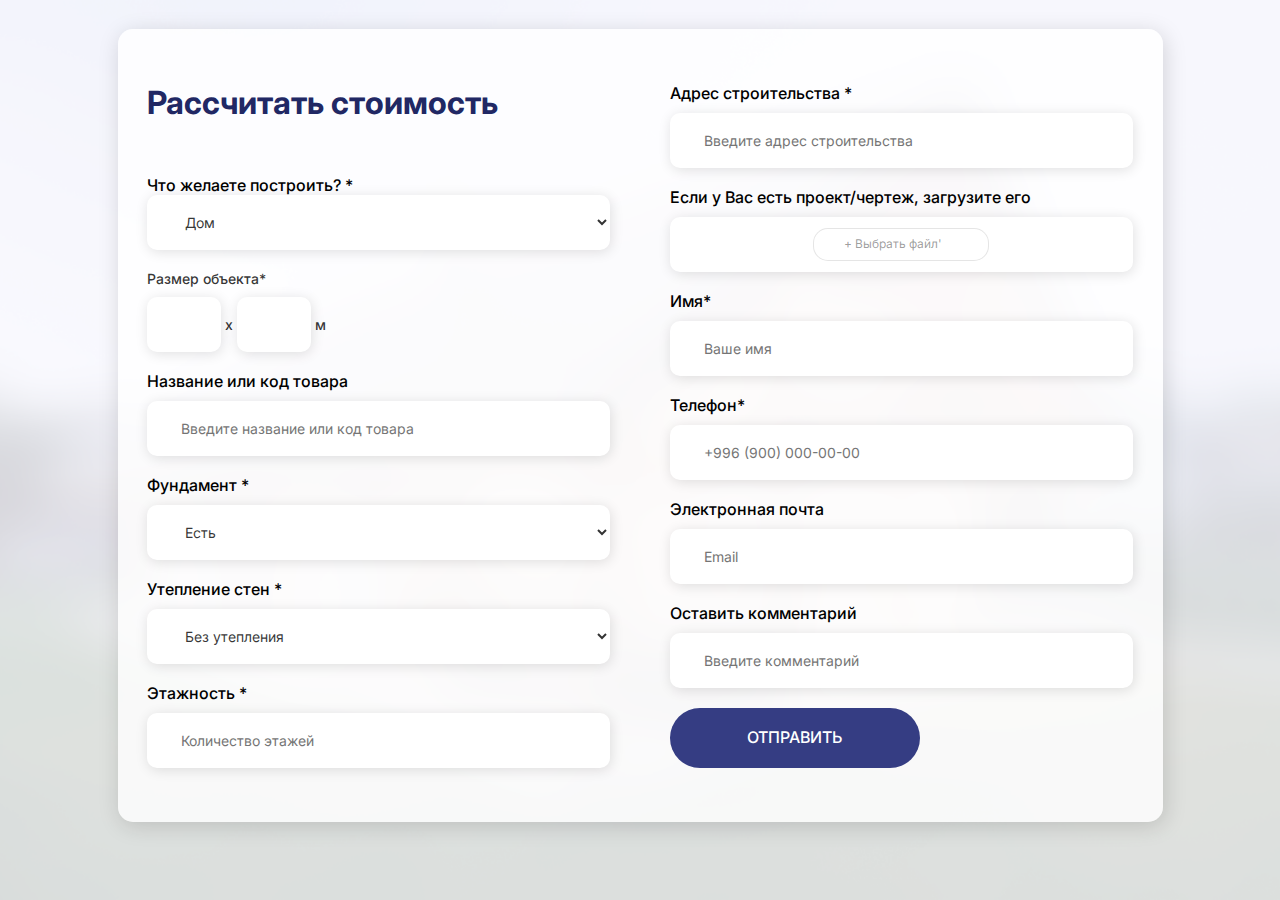
<file: calculate_price.html>
<!DOCTYPE html>
<html lang="en">
<head>
    <meta charset="UTF-8">
    <meta http-equiv="X-UA-Compatible" content="IE=edge">
    <meta name="viewport" content="width=1300, initial-scale=1.0">
    <link rel="stylesheet" href="css/calculate_price.css">
    <link rel="shortcut icon" href="icons/Logo.svg" type="image/x-icon">
    <script src="js/index.js" defer></script>
    <title>ДомСтрой</title>
</head>
<body>
    <main class="wrapper">
        <section class="wrapper__item">
           <form class="calculate" action="index.html">
                <div class="first-column__item">
                    <h1 class="item__title">Рассчитать стоимость</h1>
                    <div class="item__wish">
                        <h1 class="title">Что желаете построить? *</h1>
                        <select name="select-category" id="build" class="select__building" required>
                            <option value="1">Дом</option>
                            <option value="2">Бытовка</option>
                            <option value="3">Беседка</option>
                            <option value="4">Баня</option>
                        </select>
                    </div>
                    <div class="item__size">
                        <h1 class="title">
                            Размер объекта*
                        </h1>
                        <h1><input type="number" min="1"> x <input type="number" min="1"> м </h1>
                    </div>
                    <div class="item__all">
                        <h1 class="title">
                            Название или код товара
                        </h1>
                        <input class="choice" type="text" placeholder="Введите название или код товара" required>
                    </div>
                    <div class="item__all">
                        <h1 class="title">
                            Фундамент *
                        </h1>
                        <select name="select-choice" id="choice" class="choice" required> 
                            <option value="1">Есть</option>
                            <option value="2">Нет</option>
                        </select>
                    </div>
                    <div class="item__all">
                        <h1 class="title">
                            Утепление стен *
                        </h1>
                        <select name="select-heat" id="heat" class="choice" required>
                            <option value="1">Без утепления</option>
                            <option value="2">С утеплением</option>
                        </select>
                    </div>
                    <div class="item__all">
                        <h1 class="title">Этажность *</h1>
                        <input class="choice" type="number" placeholder="Количество этажей" max="10" min="1" required>
                    </div>
                </div>
                <div class="first-column__item">
                    <div class="item__all">
                        <h1 class="title">
                            Адрес строительства *
                        </h1>
                        <input class="choice" type="text" placeholder="Введите адрес строительства" required>
                    </div>
                    <div class="item__img">
                        <h1 class="title">
                            Если у Вас есть проект/чертеж, загрузите его
                        </h1>
                        <label for="file">
                            <div class="dow_in">
                                <p>+ Выбрать файл'</p>
                                <input type="file">
                            </div>
                        </label>
                    </div>
                    <div class="item__all">
                        <h1 class="title">
                            Имя*
                        </h1>
                        <input class="choice" type="text" placeholder="Ваше имя" required>
                    </div>
                    <div class="item__all">
                        <h1 class="title">
                            Телефон*
                        </h1>
                        <input class="choice" type="tel" placeholder="+996 (900) 000-00-00" required>
                    </div>
                    <div class="item__all">
                        <h1 class="title">
                            Электронная почта
                        </h1>
                        <input class="choice" type="email" placeholder="Email" required>
                    </div>
                    <div class="item__all">
                        <h1 class="title">
                            Оставить комментарий
                        </h1>
                        <input class="choice" type="text" placeholder="Введите комментарий" required>
                    </div>
                    <a href="index.html"><input type="submit" value="Отправить"></a>
                </div>
           </form>
        </section>
    </main>
</body>
</html>
</file>
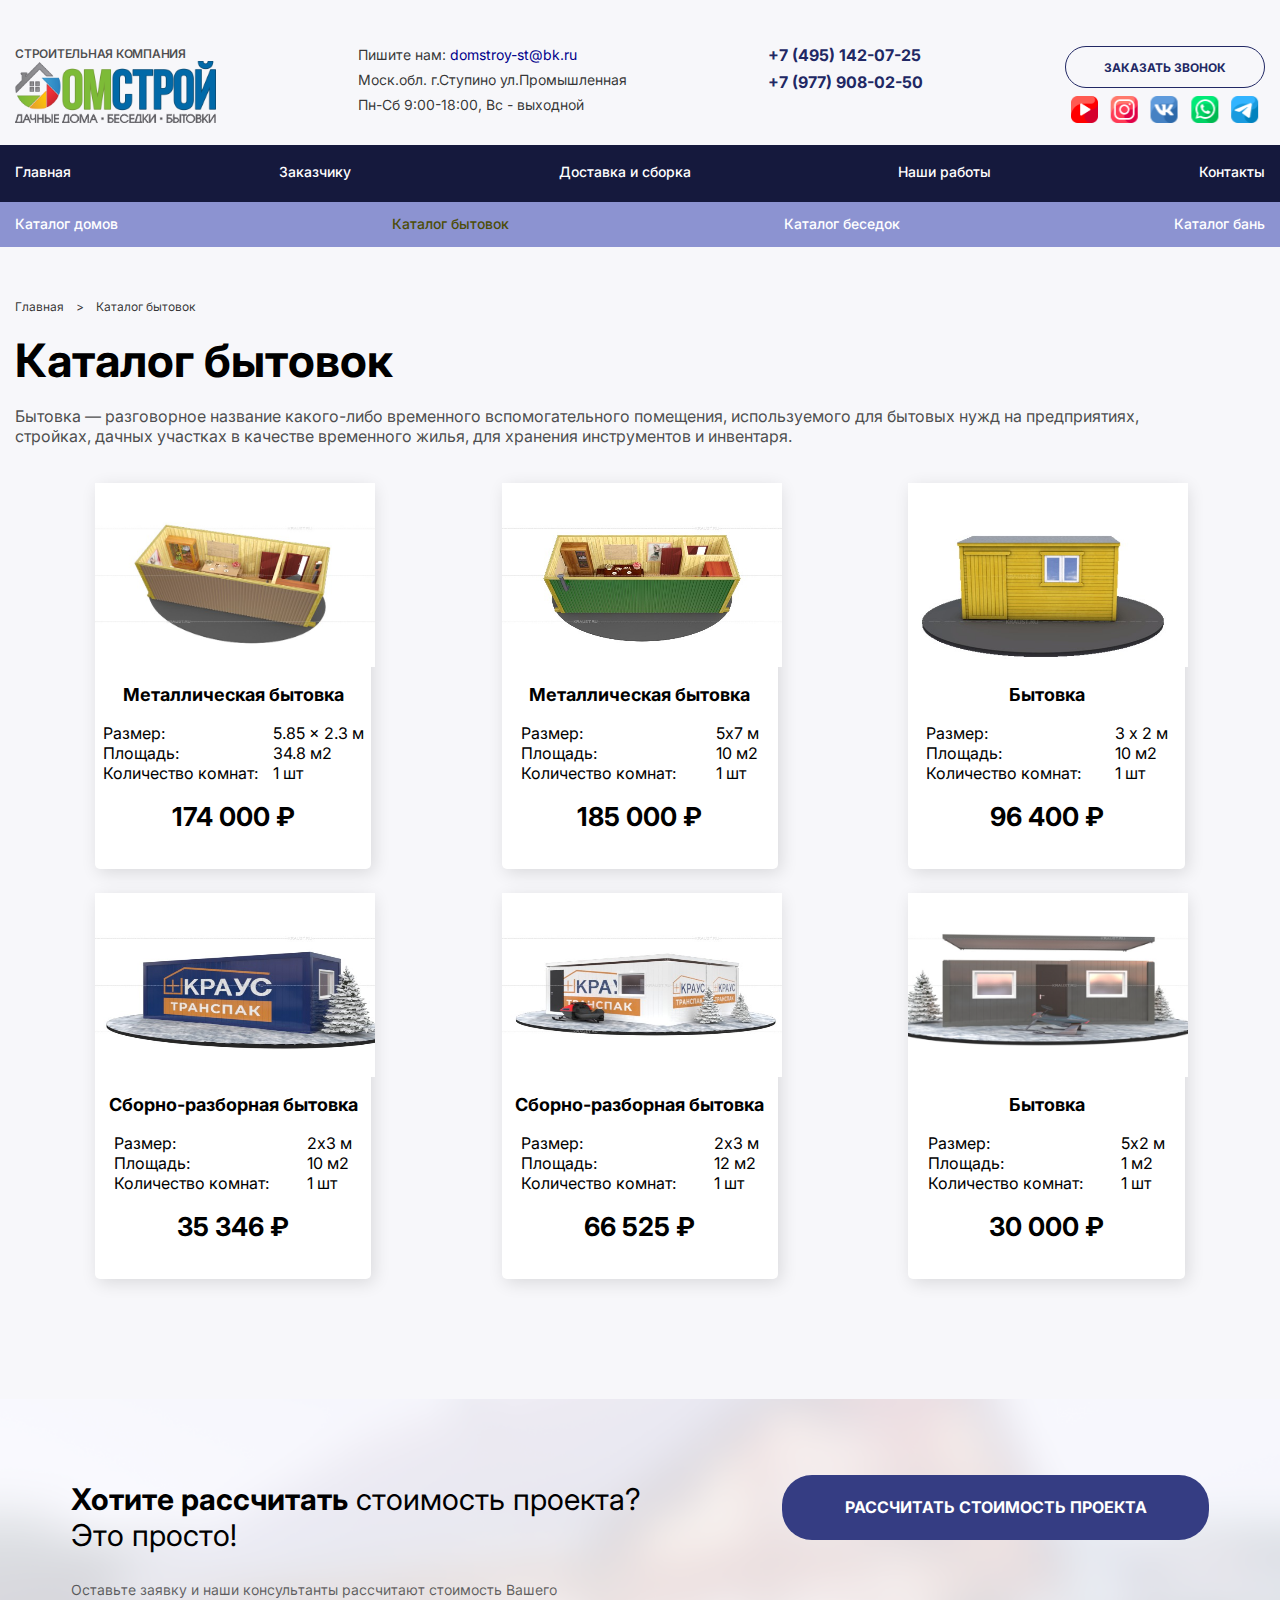
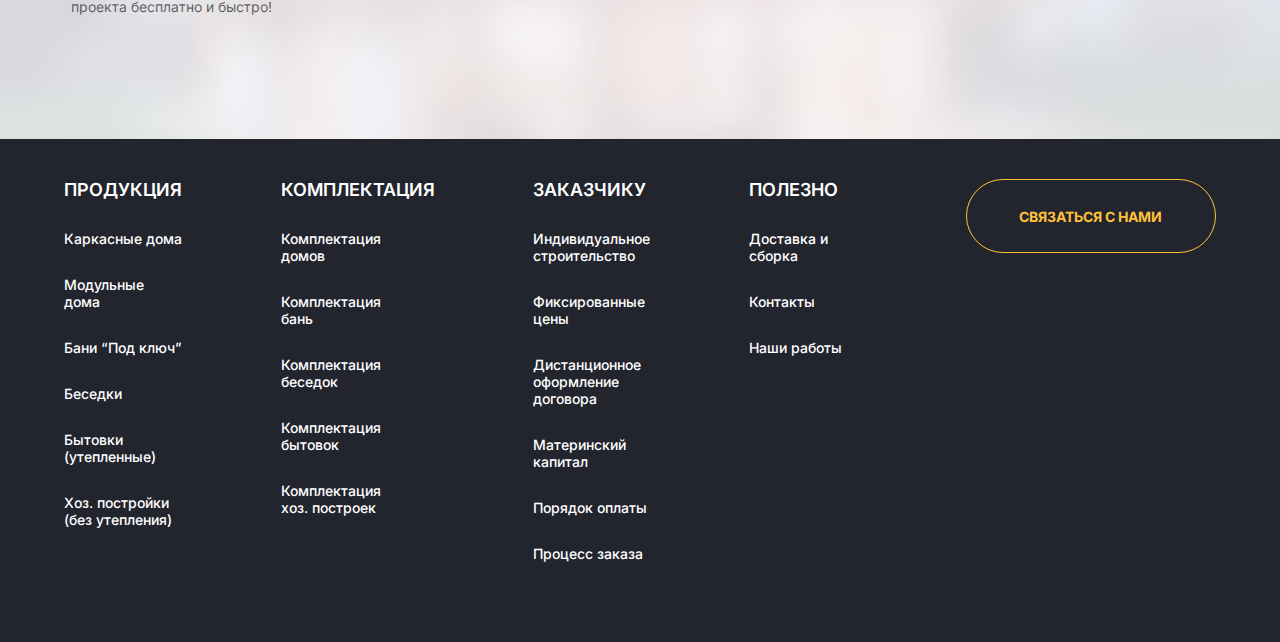
<file: change_house.html>
<!DOCTYPE html>
<html lang="en">
<head>
    <meta charset="UTF-8">
    <meta http-equiv="X-UA-Compatible" content="IE=edge">
    <meta name="viewport" content="width=1300, initial-scale=1.0">
    <link rel="stylesheet" href="css/change_house.css">
    <link rel="shortcut icon" href="icons/Logo.svg" type="image/x-icon">
    <link rel="stylesheet" href="css/media.css">
    <script src="js/index.js" defer></script>
    <title>ДомСтрой</title>
</head>
<body>
    <header class="header">
        <div class="header__container container">
            <div class="first-line__header">
                <div class="logo-block">
                    <h1 class="header__name">СТРОИТЕЛЬНАЯ КОМПАНИЯ</h1>
                    <div class="header__logo">
                        <a href="index.html"><img src="icons/Logo.svg" alt="logo-company"></a>
                    </div>
                </div>
                <div class="burger-menu">
                    <img src="icons/menu_FILL0_wght400_GRAD0_opsz48.svg" alt="">
                </div>
                <div class="adress-number-block">
                    <h1 class="header__text">Пишите нам: <span style="color: darkblue;">domstroy-st@bk.ru</span></h1>
                    <h1 class="header__text">Моск.обл. г.Ступино ул.Промышленная</h1>
                    <h1 class="header__text">Пн-Сб 9:00-18:00, Вс - выходной</h1>
                </div>
                <div class="adress-number-block">
                    <h1 class="sim__header">+7 (495) 142-07-25</h1>
                    <h1 class="sim__header">+7 (977) 908-02-50</h1>
                </div>
                <div class="order-block">
                    <button><a style="color: #212864;" target="_blank" href="https://web.telegram.org/k/#@House_Build_bot">Заказать
                        звонок</a></button>
                    <div class="all-icons__header">
                        <a target="_blank" href="https://www.youtube.com/@bobertv"><img src="icons/youtube%201.svg"
                                                                                        alt="YouTube icon"></a>
                        <a target="_blank" href="https://www.instagram.com/bober.ru/"><img src="icons/instagram%201.svg"
                                                                                           alt="Instagram icon"></a>
                        <a target="_blank" href="https://vk.com/bobertk"><img src="icons/vk%201.svg" alt="VK icon"></a>
                        <a target="_blank" href="https://web.whatsapp.com/"><img src="icons/whatsapp%201.svg"
                                                                                 alt="WhatsApp icon"></a>
                        <a target="_blank" href="https://web.telegram.org/k/#@House_Build_bot"><img
                                src="icons/telegram%201.svg" alt="Telegram icon"></a>
                    </div>
                </div>
                <button class="header__menu__open">
                    <img src="icons/menu_FILL0_wght400_GRAD0_opsz48.svg" alt="">
                </button>
            </div>
        </div>
        <div class="header__sec-container">
            <ul class="header__menu container">
                <li><a href="index.html" style="color: #FFF">Главная</a></li>
                <li><a href="customer.html" style="color: #FFF">Заказчику</a></li>
                <li><a href="delivery.html" style="color: #FFF">Доставка и сборка</a></li>
                <li><a href="jobs.html" style="color: #FFF">Наши работы</a></li>
                <li><a href="contacts.html" style="color: #FFF;">Контакты</a></li>
            </ul>
        </div>
        <div class="header__third-container ">
            <ul class="header__menu container">
                <li><a href="house.html" style="color: #FFF;">Каталог домов</a></li>
                <li><a href="change_house.html" style="color: rgb(77, 77, 7);">Каталог бытовок</a></li>
                <li><a href="alcove.html" style="color: #FFF;">Каталог беседок</a></li>
                <li><a href="bath.html" style="color: #FFF;">Каталог бань</a></li>
            </ul>
        </div>
        <div class="mobile-header container">
            <div class="mobile__header-head">
                <div class="mobile__logo-block">
                    <h1 class="header__name">СТРОИТЕЛЬНАЯ КОМПАНИЯ</h1>
                    <div class="header__logo">
                        <a href="./index.html"><img src="icons/Logo.svg" alt="logo-company"></a>
                    </div>
                </div>
                <button class="mobile-header-close">
                    <img src="icons/Group%20266.svg" alt="">
                </button>
            </div>
            <div class="mobile__header_menu">
                <a href="index.html" class="mobile__header_menu-item">Главная</a>
                <a href="jobs.html" class="mobile__header_menu-item">Наши работы</a>
                <a href="customer.html" class="mobile__header_menu-item">Заказчику</a>
                <a href="delivery.html" class="mobile__header_menu-item">Доставка</a>
            </div>
            <div class="mobile__header_about">
                <p class="mobile__header_about-item">Пишите нам: domstroy-st@bk.ru</p>
                <p class="mobile__header_about-item">Моск.обл. г.Ступино ул.Промышленная </p>
                <p class="mobile__header_about-item">Пн-Сб 9:00-18:00, Вс - выходной</p>
                <a href="#" class="mobile__header_about-number">+7 (495) 142-07-25</a>
                <a href="#" class="mobile__header_about-number">+7 (977) 908-02-50</a>
                <div class="mobile__all-icons__header">
                    <a target="_blank" href="https://www.youtube.com/@bobertv"><img src="icons/youtube%201.svg" alt="YouTube icon"></a>
                    <a target="_blank" href="https://www.instagram.com/bober.ru/"><img src="icons/instagram%201.svg" alt="Instagram icon"></a>
                    <a target="_blank" href="https://vk.com/bobertk"><img src="icons/vk%201.svg" alt="VK icon"></a>
                    <a target="_blank" href="https://web.whatsapp.com/"><img src="icons/whatsapp%201.svg" alt="WhatsApp icon"></a>
                    <a target="_blank" href="https://web.telegram.org/k/#@House_Build_bot"><img src="icons/telegram%201.svg" alt="Telegram icon"></a>
                </div>
            </div>
        </div>
    </header>
    <main class="wrapper">
        <section class="wrapper__item item">
            <div class="item__container container">
                <div class="item__text">
                    <div class="pwd">
                        <p class="pwd__p">Главная</p>
                        <p class="pwd__p">></p>
                        <p class="pwd__p">Каталог бытовок</p>
                    </div>
                    <h1 class="item__title">
                        Каталог бытовок
                    </h1>
                    <p class="item__subtitle">
                        Бытовка — разговорное название какого-либо временного вспомогательного помещения, используемого для бытовых нужд на предприятиях, стройках, дачных участках в качестве временного жилья, для хранения инструментов и инвентаря. 
                    </p>
                </div>
                <div class="cards__container container">
                    <div class="three__cards">
                        <div class="card">
                            <img class="card__image" src="icons/ch.png" alt="">
                            <h1 class="card__title">Металлическая бытовка</h1>
                            <div class="card__subtitle">
                                <div class="lside">
                                    <p>Размер:</p>
                                    <p>Площадь:</p>
                                    <p>Количество комнат:</p>
                                </div>
                                <div class="rside">
                                    <p>5.85 x 2.3 м</p>
                                    <p>34.8 м2</p>
                                    <p>1 шт</p>
                                </div>
                            </div>
                            <h1 class="price">
                                174 000 ₽
                            </h1>
                        </div>
                        <div class="card">
                            <img class="card__image" src="icons/ch_1.png" alt="">
                            <h1 class="card__title">Металлическая бытовка</h1>
                            <div class="card__subtitle">
                                <div class="lside">
                                    <p>Размер:</p>
                                    <p>Площадь:</p>
                                    <p>Количество комнат:</p>
                                </div>
                                <div class="rside">
                                    <p>5х7 м</p>
                                    <p>10 м2</p>
                                    <p>1 шт</p>
                                </div>
                            </div>
                            <h1 class="price">
                                185 000 ₽
                            </h1>
                        </div>
                        <div class="card">
                            <img class="card__image" src="icons/ch_2.png" alt="">
                            <h1 class="card__title">Бытовка</h1>
                            <div class="card__subtitle">
                                <div class="lside">
                                    <p>Размер:</p>
                                    <p>Площадь:</p>
                                    <p>Количество комнат:</p>
                                </div>
                                <div class="rside">
                                    <p>3 х 2 м</p>
                                    <p>10 м2</p>
                                    <p>1 шт</p>
                                </div>
                            </div>
                            <h1 class="price">
                                96 400 ₽
                            </h1>
                        </div>
                    </div>
                    <div class="three__cards">
                        <div class="card">
                            <img class="card__image" src="icons/ch_3.png" alt="">
                            <h1 class="card__title">Сборно-разборная бытовка</h1>
                            <div class="card__subtitle">
                                <div class="lside">
                                    <p>Размер:</p>
                                    <p>Площадь:</p>
                                    <p>Количество комнат:</p>
                                </div>
                                <div class="rside">
                                    <p>2х3 м</p>
                                    <p>10 м2</p>
                                    <p>1 шт</p>
                                </div>
                            </div>
                            <h1 class="price">
                                35 346 ₽
                            </h1>
                        </div>
                        <div class="card">
                            <img class="card__image" src="icons/ch_4.png" alt="">
                            <h1 class="card__title">Сборно-разборная бытовка</h1>
                            <div class="card__subtitle">
                                <div class="lside">
                                    <p>Размер:</p>
                                    <p>Площадь:</p>
                                    <p>Количество комнат:</p>
                                </div>
                                <div class="rside">
                                    <p>2х3 м</p>
                                    <p>12 м2</p>
                                    <p>1 шт</p>
                                </div>
                            </div>
                            <h1 class="price">
                                66 525 ₽
                            </h1>
                        </div>
                        <div class="card">
                            <img class="card__image" src="icons/ch_5.png" alt="">
                            <h1 class="card__title">Бытовка</h1>
                            <div class="card__subtitle">
                                <div class="lside">
                                    <p>Размер:</p>
                                    <p>Площадь:</p>
                                    <p>Количество комнат:</p>
                                </div>
                                <div class="rside">
                                    <p>5х2 м</p>
                                    <p>1 м2</p>
                                    <p>1 шт</p>
                                </div>
                            </div>
                            <h1 class="price">
                                30 000 ₽
                            </h1>
                        </div>
                    </div>
                </div>
            </div>
        </section>
        <section class="wrapper__sale sale">
            <div class="sale__container container">
                <div class="sale__text">
                    <h1 class="sale__title">
                        <span>Хотите рассчитать</span> стоимость проекта? Это просто!
                    </h1>
                    <p class="sale__subtitle">
                        Оставьте заявку и наши консультанты рассчитают стоимость Вашего проекта бесплатно и быстро!
                    </p>
                </div>
                <div class="sale__button">
                    <button><a target="_blank" style="color: #FFF" href="calculate_price.html">РАССЧИТАТЬ СТОИМОСТЬ ПРОЕКТА</a></button>
                </div>
            </div>
        </section>
    </main>
    <footer class="footer">
        <div class="footer__container container">
            <div class="column">
                <h1 class="item__column">
                    ПРОДУКЦИЯ
                </h1>
                <p class="subtitle__column">Каркасные дома</p>
                <p class="subtitle__column">Модульные дома</p>
                <p class="subtitle__column">Бани “Под ключ”</p>
                <p class="subtitle__column">Беседки</p>
                <p class="subtitle__column">Бытовки (утепленные)</p>
                <p class="subtitle__column">Хоз. постройки (без утепления)</p>
            </div>
            <div class="column">
                <h1 class="item__column">
                    КОМПЛЕКТАЦИЯ
                </h1>
                <p class="subtitle__column">Комплектация домов</p>
                <p class="subtitle__column">Комплектация бань</p>
                <p class="subtitle__column">Комплектация беседок</p>
                <p class="subtitle__column">Комплектация бытовок</p>
                <p class="subtitle__column">Комплектация хоз. построек</p>
            </div>
            <div class="column">
                <h1 class="item__column">
                    ЗАКАЗЧИКУ
                </h1>
                <p class="subtitle__column">Индивидуальное строительство</p>
                <p class="subtitle__column">Фиксированные цены</p>
                <p class="subtitle__column">Дистанционное оформление договора</p>
                <p class="subtitle__column">Материнский капитал</p>
                <p class="subtitle__column">Порядок оплаты</p>
                <p class="subtitle__column">Процесс заказа</p>
            </div>
            <div class="column">
                <h1 class="item__column">
                    ПОЛЕЗНО
                </h1>
                <p class="subtitle__column">Доставка и сборка</p>
                <p class="subtitle__column">Контакты</p>
                <p class="subtitle__column">Наши работы</p>
            </div>
            <div class="buttons-in-footer">
                <button><a style="color:#FFC239" href="tel:+996703917639">СВЯЗАТЬСЯ С НАМИ</a></button>
            </div>
        </div>
    </footer>
</body>
</html>
</file>
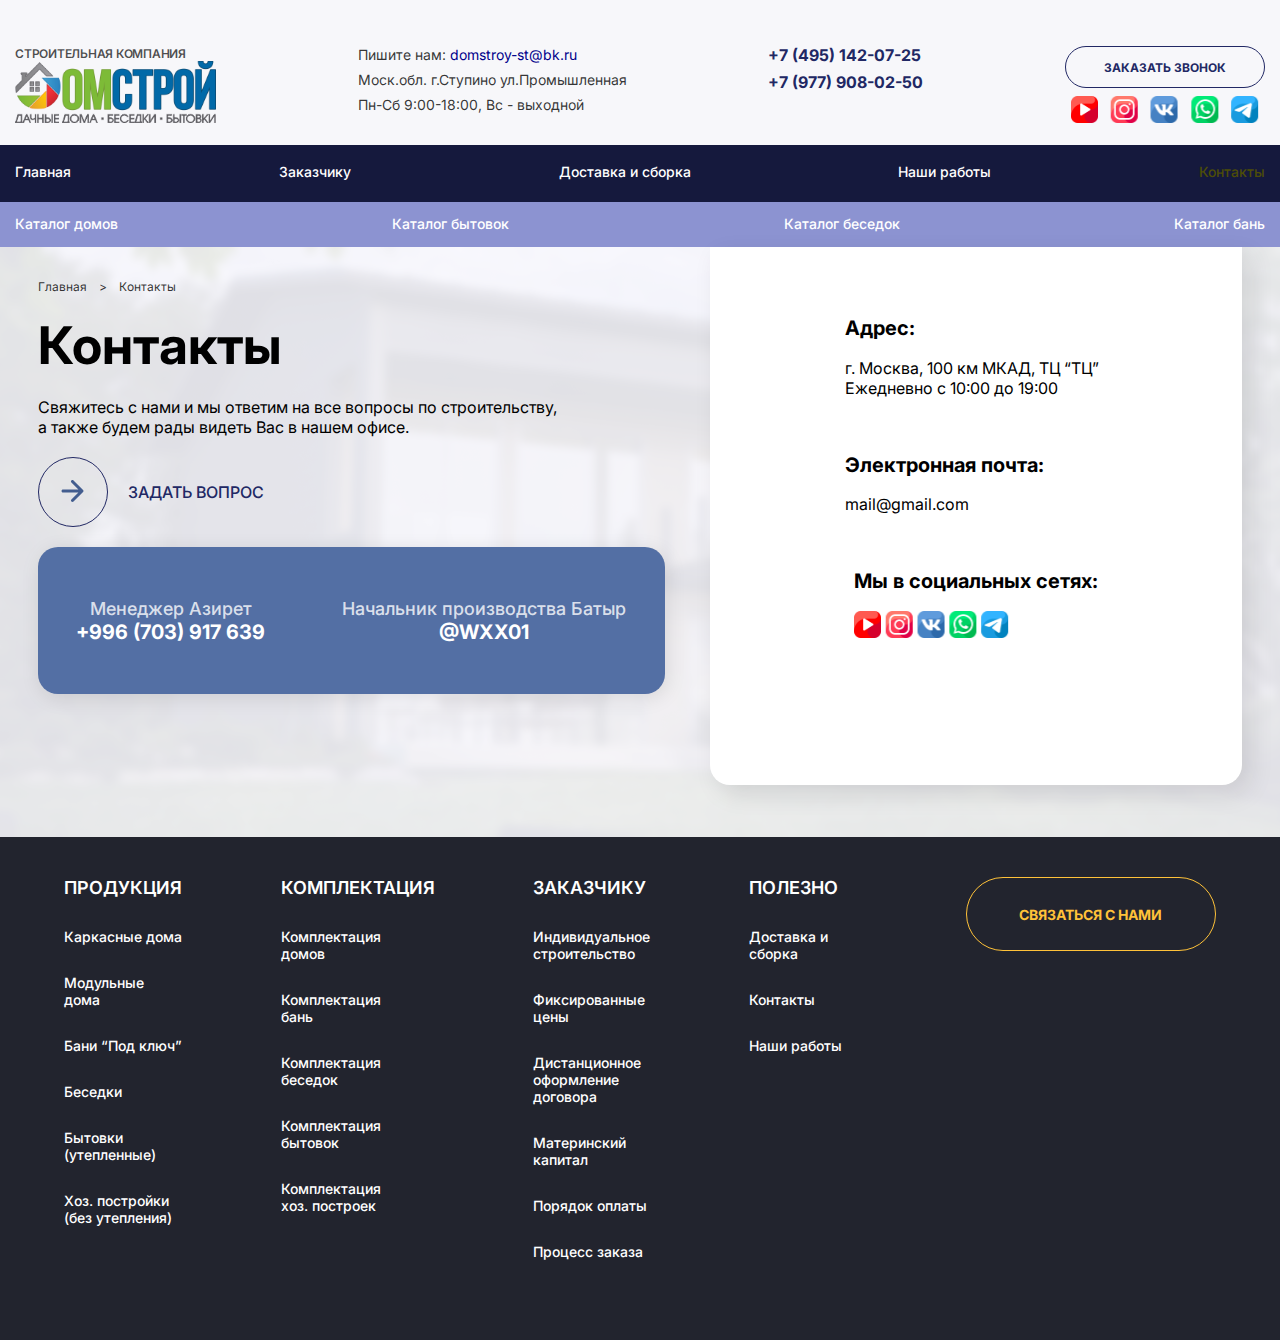
<file: contacts.html>
<!DOCTYPE html>
<html lang="en">
<head>
    <meta charset="UTF-8">
    <meta http-equiv="X-UA-Compatible" content="IE=edge">
    <meta name="viewport" content="width=1300, initial-scale=1.0">
    <link rel="stylesheet" href="css/contacts.css">
    <link rel="stylesheet" href="css/media.css">
    <link rel="shortcut icon" href="icons/Logo.svg" type="image/x-icon">
    <title>ДомСтрой</title>
</head>
<body>
    <header class="header">
        <div class="header__container container">
            <div class="first-line__header">
                <div class="logo-block">
                    <h1 class="header__name">СТРОИТЕЛЬНАЯ КОМПАНИЯ</h1>
                    <div class="header__logo">
                        <a href="index.html"><img src="icons/Logo.svg" alt="logo-company"></a>
                    </div>
                </div>
                <div class="burger-menu">
                    <img src="icons/menu_FILL0_wght400_GRAD0_opsz48.svg" alt="">
                </div>
                <div class="adress-number-block">
                    <h1 class="header__text">Пишите нам: <span style="color: darkblue;">domstroy-st@bk.ru</span></h1>
                    <h1 class="header__text">Моск.обл. г.Ступино ул.Промышленная</h1>
                    <h1 class="header__text">Пн-Сб 9:00-18:00, Вс - выходной</h1>
                </div>
                <div class="adress-number-block">
                    <h1 class="sim__header">+7 (495) 142-07-25</h1>
                    <h1 class="sim__header">+7 (977) 908-02-50</h1>
                </div>
                <div class="order-block">
                    <button><a style="color: #212864;" target="_blank" href="https://web.telegram.org/k/#@House_Build_bot">Заказать
                        звонок</a></button>
                    <div class="all-icons__header">
                        <a target="_blank" href="https://www.youtube.com/@bobertv"><img src="icons/youtube%201.svg"
                                                                                        alt="YouTube icon"></a>
                        <a target="_blank" href="https://www.instagram.com/bober.ru/"><img src="icons/instagram%201.svg"
                                                                                           alt="Instagram icon"></a>
                        <a target="_blank" href="https://vk.com/bobertk"><img src="icons/vk%201.svg" alt="VK icon"></a>
                        <a target="_blank" href="https://web.whatsapp.com/"><img src="icons/whatsapp%201.svg"
                                                                                 alt="WhatsApp icon"></a>
                        <a target="_blank" href="https://web.telegram.org/k/#@House_Build_bot"><img
                                src="icons/telegram%201.svg" alt="Telegram icon"></a>
                    </div>
                </div>
                <button class="header__menu__open">
                    <img src="icons/menu_FILL0_wght400_GRAD0_opsz48.svg" alt="">
                </button>
            </div>
        </div>
        <div class="header__sec-container">
            <ul class="header__menu container">
                <li><a href="index.html" style="color: #FFF">Главная</a></li>
                <li><a href="customer.html" style="color: #FFF">Заказчику</a></li>
                <li><a href="delivery.html" style="color: #FFF">Доставка и сборка</a></li>
                <li><a href="jobs.html" style="color: #FFF">Наши работы</a></li>
                <li><a href="contacts.html" style="color: rgb(77, 77, 7);;">Контакты</a></li>
            </ul>
        </div>
        <div class="header__third-container ">
            <ul class="header__menu container">
                <li><a href="house.html" style="color: #FFF;">Каталог домов</a></li>
                <li><a href="change_house.html" style="color: #FFF;">Каталог бытовок</a></li>
                <li><a href="alcove.html" style="color: #FFF;">Каталог беседок</a></li>
                <li><a href="bath.html" style="color: #FFF;">Каталог бань</a></li>
            </ul>
        </div>
        <div class="mobile-header container">
            <div class="mobile__header-head">
                <div class="mobile__logo-block">
                    <h1 class="header__name">СТРОИТЕЛЬНАЯ КОМПАНИЯ</h1>
                    <div class="header__logo">
                        <a href="./index.html"><img src="icons/Logo.svg" alt="logo-company"></a>
                    </div>
                </div>
                <button class="mobile-header-close">
                    <img src="icons/Group%20266.svg" alt="">
                </button>
            </div>
            <div class="mobile__header_menu">
                <a href="index.html" class="mobile__header_menu-item">Главная</a>
                <a href="jobs.html" class="mobile__header_menu-item">Наши работы</a>
                <a href="customer.html" class="mobile__header_menu-item">Заказчику</a>
                <a href="delivery.html" class="mobile__header_menu-item">Доставка</a>
            </div>
            <div class="mobile__header_about">
                <p class="mobile__header_about-item">Пишите нам: domstroy-st@bk.ru</p>
                <p class="mobile__header_about-item">Моск.обл. г.Ступино ул.Промышленная </p>
                <p class="mobile__header_about-item">Пн-Сб 9:00-18:00, Вс - выходной</p>
                <a href="#" class="mobile__header_about-number">+7 (495) 142-07-25</a>
                <a href="#" class="mobile__header_about-number">+7 (977) 908-02-50</a>
                <div class="mobile__all-icons__header">
                    <a target="_blank" href="https://www.youtube.com/@bobertv"><img src="icons/youtube%201.svg" alt="YouTube icon"></a>
                    <a target="_blank" href="https://www.instagram.com/bober.ru/"><img src="icons/instagram%201.svg" alt="Instagram icon"></a>
                    <a target="_blank" href="https://vk.com/bobertk"><img src="icons/vk%201.svg" alt="VK icon"></a>
                    <a target="_blank" href="https://web.whatsapp.com/"><img src="icons/whatsapp%201.svg" alt="WhatsApp icon"></a>
                    <a target="_blank" href="https://web.telegram.org/k/#@House_Build_bot"><img src="icons/telegram%201.svg" alt="Telegram icon"></a>
                </div>
            </div>
        </div>
    </header>
    <main class="wrapper">
        <section class="wrapper__item item">
            <div class="item__container container">
                <div class="left__side">
                    <div class="pwd">
                        <p class="pwd__p">
                            Главная
                        </p>
                        <p class="pwd__p">></p>
                        <p class="pwd__p">
                            Контакты
                        </p>
                    </div>
                    <h1 class="lside__title">
                        Контакты
                    </h1>
                    <p class="lside__subtitle">
                        Свяжитесь с нами и мы ответим на все вопросы по строительству, а также будем рады видеть Вас в нашем офисе.
                    </p>
                    <div class="lside__button">
                        <a href="tel: +996703917639"><button><img src="icons/Arrow%2011%20(1).svg" alt=""></button></a>
                        <h1>ЗАДАТЬ ВОПРОС</h1>
                    </div>
                    <div class="lside__info">
                        <div class="manager__info">
                            <h1 class="info__title">Менеджер Азирет</h1>
                            <p class="info__subtitle">+996 (703) 917 639</p>
                        </div>
                        <div class="manager__info">
                            <h1 class="info__title">Начальник производства Батыр</h1>
                            <p class="info__subtitle">@wxx01</p>
                        </div>
                    </div>
                </div>
                <div class="right__side">
                    <div class="rside__adress">
                        <h1 class="rside__title">
                            Адрес:
                        </h1>
                        <p class="rside__subtitle">
                            г. Москва, 100 км МКАД, ТЦ “ТЦ” Ежедневно с 10:00 до 19:00
                        </p>
                    </div>
                    <div class="rside__email">
                        <h1 class="rside__title">Электронная почта:</h1>
                        <p class="rside__subtitle">mail@gmail.com</p>
                    </div>
                    <div class="rside__social-media">
                        <h1 class="rside__title">Мы  в социальных сетях:</h1>
                        <div class="right__icons">
                            <a target="_blank" href="https://www.youtube.com/@bobertv"><img src="icons/youtube%201.svg" alt="YouTube icon"></a>
                            <a target="_blank" href="https://www.instagram.com/bober.ru/"><img src="icons/instagram%201.svg" alt="Instagram icon"></a>
                            <a target="_blank" href="https://vk.com/bobertk"><img src="icons/vk%201.svg" alt="VK icon"></a>
                            <a target="_blank" href="https://web.whatsapp.com/"><img src="icons/whatsapp%201.svg" alt="WhatsApp icon"></a>
                            <a target="_blank" href="https://web.telegram.org/k/#@House_Build_bot"><img src="icons/telegram%201.svg" alt="Telegram icon"></a>
                        </div>
                    </div>
                </div>
            </div>
        </section>
        <section class="wrapper__navigator navigator">
            <div class="navigator__container container">
                <script type="text/javascript" charset="utf-8" async src="https://api-maps.yandex.ru/services/constructor/1.0/js/?um=constructor%3Ab40ce23ddc1fe9d411da2f553f59fa10eefa8c5f17367b3503aa40a712ca163b&amp;width=1310&amp;height=500&amp;lang=ru_RU&amp;scroll=false"></script>
            </div>
        </section>
    </main>
    <footer class="footer">
        <div class="footer__container container">
            <div class="column">
                <h1 class="item__column">
                    ПРОДУКЦИЯ
                </h1>
                <p class="subtitle__column">Каркасные дома</p>
                <p class="subtitle__column">Модульные дома</p>
                <p class="subtitle__column">Бани “Под ключ”</p>
                <p class="subtitle__column">Беседки</p>
                <p class="subtitle__column">Бытовки (утепленные)</p>
                <p class="subtitle__column">Хоз. постройки (без утепления)</p>
            </div>
            <div class="column">
                <h1 class="item__column">
                    КОМПЛЕКТАЦИЯ
                </h1>
                <p class="subtitle__column">Комплектация домов</p>
                <p class="subtitle__column">Комплектация бань</p>
                <p class="subtitle__column">Комплектация беседок</p>
                <p class="subtitle__column">Комплектация бытовок</p>
                <p class="subtitle__column">Комплектация хоз. построек</p>
            </div>
            <div class="column">
                <h1 class="item__column">
                    ЗАКАЗЧИКУ
                </h1>
                <p class="subtitle__column">Индивидуальное строительство</p>
                <p class="subtitle__column">Фиксированные цены</p>
                <p class="subtitle__column">Дистанционное оформление договора</p>
                <p class="subtitle__column">Материнский капитал</p>
                <p class="subtitle__column">Порядок оплаты</p>
                <p class="subtitle__column">Процесс заказа</p>
            </div>
            <div class="column">
                <h1 class="item__column">
                    ПОЛЕЗНО
                </h1>
                <p class="subtitle__column">Доставка и сборка</p>
                <p class="subtitle__column">Контакты</p>
                <p class="subtitle__column">Наши работы</p>
            </div>
            <div class="buttons-in-footer">
                <button><a style="color:#FFC239" href="tel:+996703917639">СВЯЗАТЬСЯ С НАМИ</a></button>
            </div>
        </div>
    </footer>
</body>
</html>
</file>
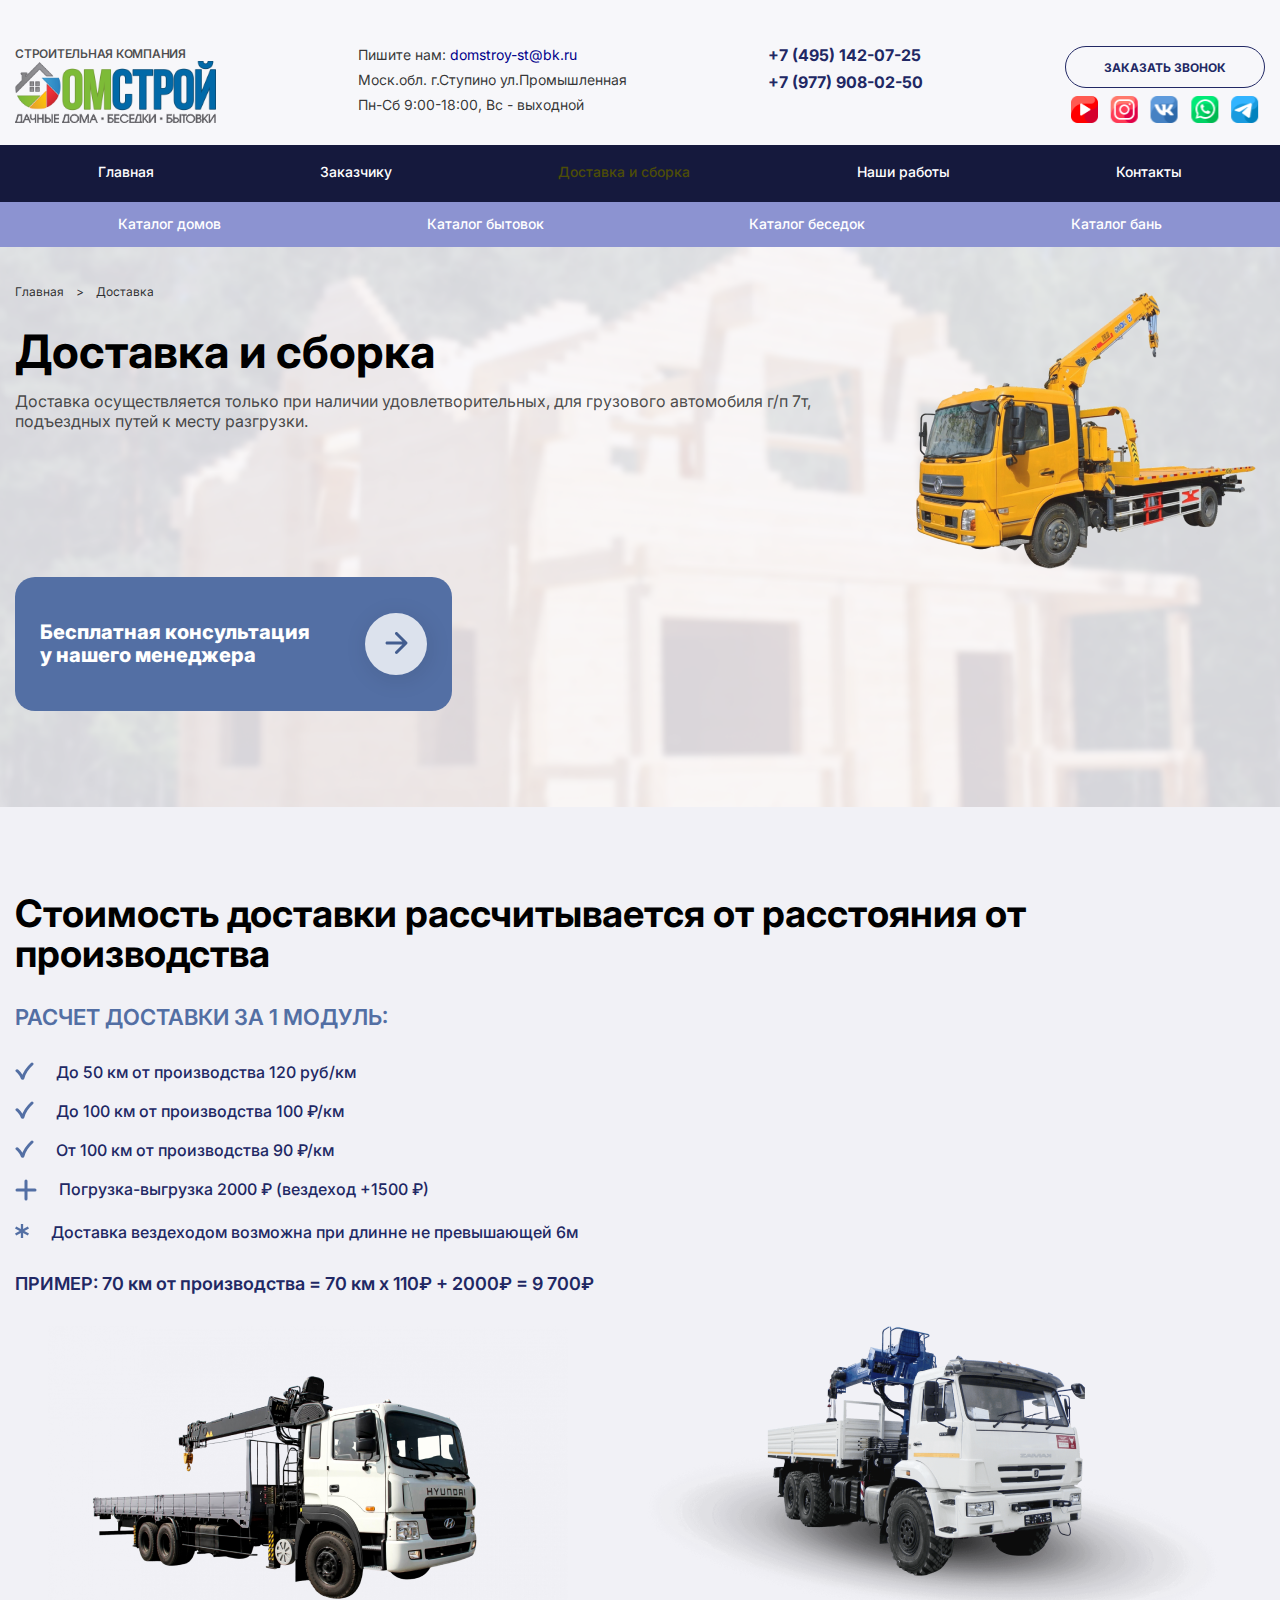
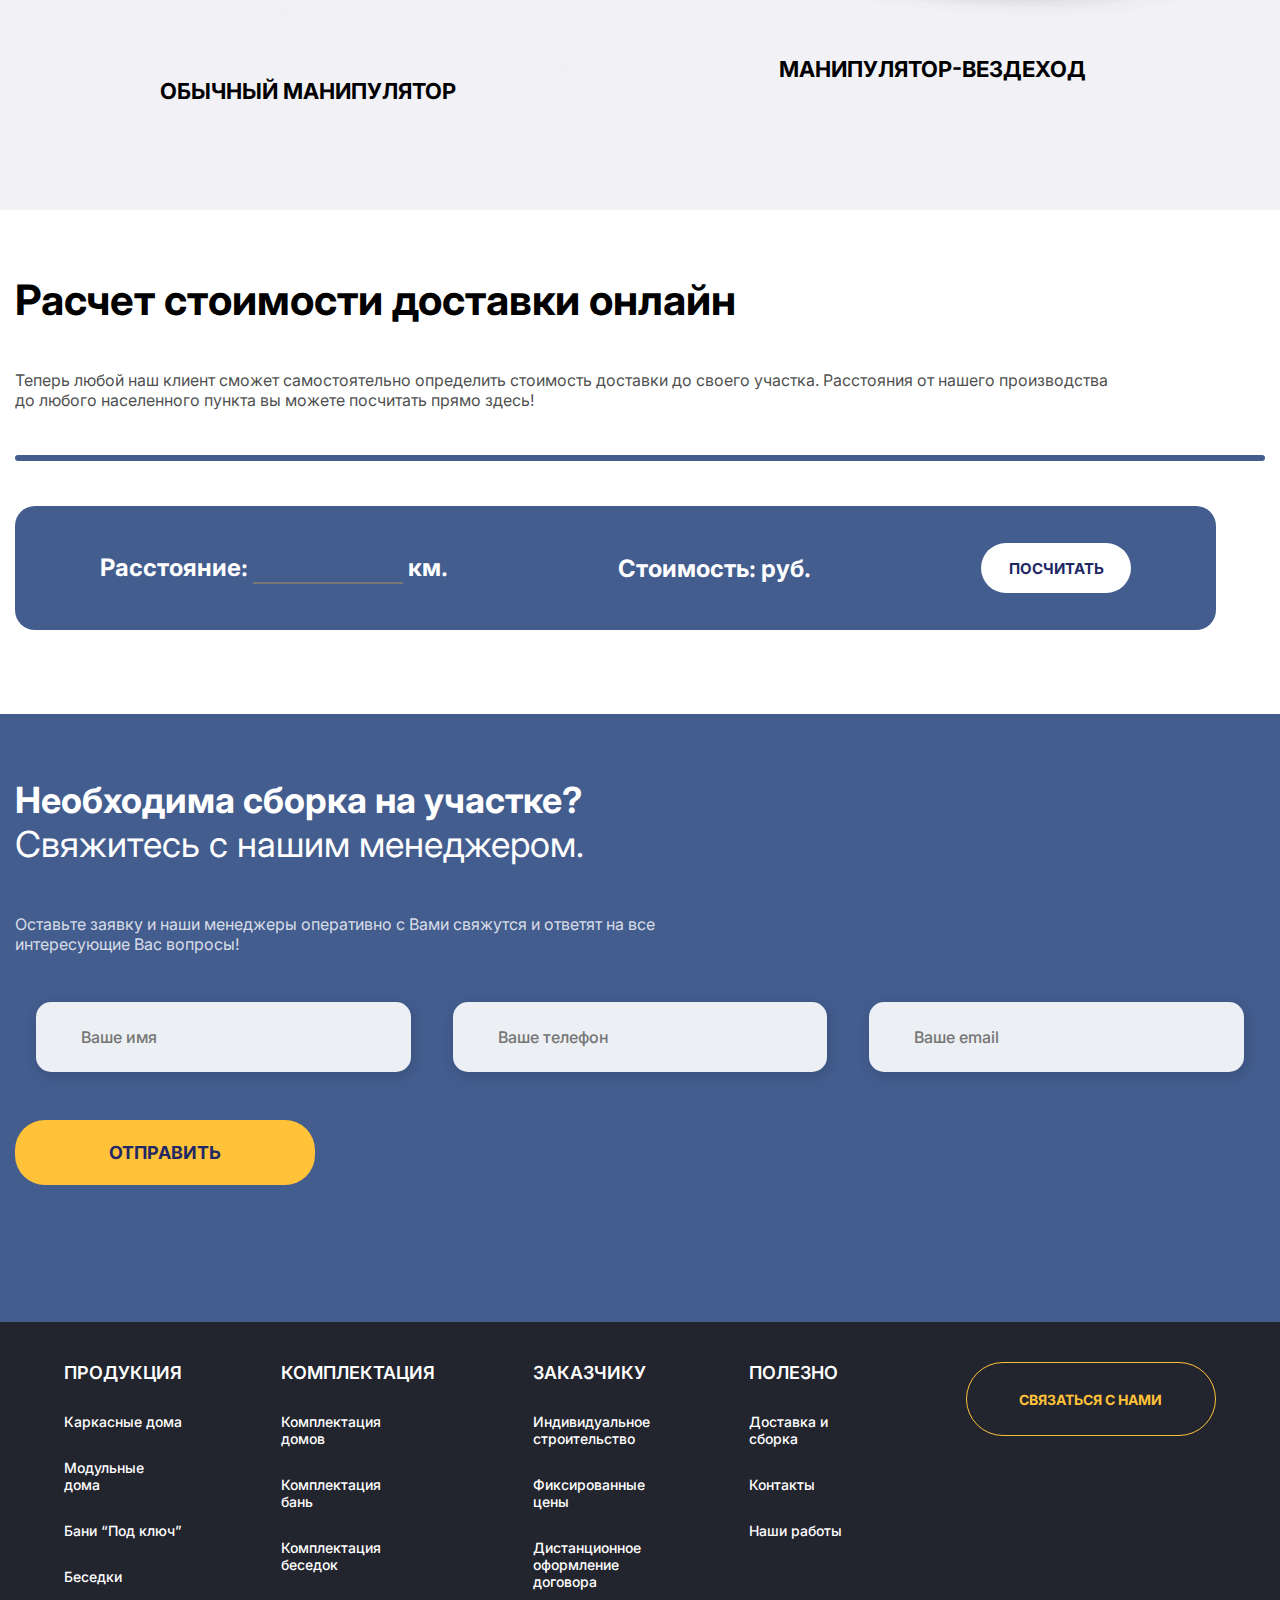
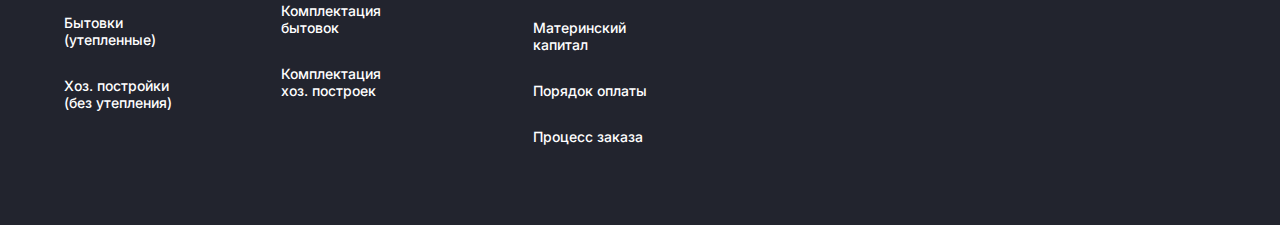
<file: delivery.html>
<!DOCTYPE html>
<html lang="en">
<head>
    <meta charset="UTF-8">
    <meta http-equiv="X-UA-Compatible" content="IE=edge">
    <meta name="viewport" content="width=device-width, initial-scale=1.0">
    <link rel="stylesheet" href="css/delivery.css">
    <link rel="stylesheet" href="css/media.css">
    <link rel="shortcut icon" href="icons/Logo.svg" type="image/x-icon">
    <script src="js/index.js" defer></script>
    <title>ДомСтрой</title>
</head>
<body>
    <header class="header">
        <div class="header__container container">
            <div class="first-line__header">
                <div class="logo-block">
                    <h1 class="header__name">СТРОИТЕЛЬНАЯ КОМПАНИЯ</h1>
                    <div class="header__logo">
                        <a href="index.html"><img src="icons/Logo.svg" alt="logo-company"></a>
                    </div>
                </div>
                <div class="burger-menu">
                    <img src="icons/menu_FILL0_wght400_GRAD0_opsz48.svg" alt="">
                </div>
                <div class="adress-number-block">
                    <h1 class="header__text">Пишите нам: <span style="color: darkblue;">domstroy-st@bk.ru</span></h1>
                    <h1 class="header__text">Моск.обл. г.Ступино ул.Промышленная</h1>
                    <h1 class="header__text">Пн-Сб 9:00-18:00, Вс - выходной</h1>
                </div>
                <div class="adress-number-block">
                    <h1 class="sim__header">+7 (495) 142-07-25</h1>
                    <h1 class="sim__header">+7 (977) 908-02-50</h1>
                </div>
                <div class="order-block">
                    <button><a style="color: #212864;" target="_blank" href="https://web.telegram.org/k/#@House_Build_bot">Заказать
                        звонок</a></button>
                    <div class="all-icons__header">
                        <a target="_blank" href="https://www.youtube.com/@bobertv"><img src="icons/youtube%201.svg"
                                                                                        alt="YouTube icon"></a>
                        <a target="_blank" href="https://www.instagram.com/bober.ru/"><img src="icons/instagram%201.svg"
                                                                                           alt="Instagram icon"></a>
                        <a target="_blank" href="https://vk.com/bobertk"><img src="icons/vk%201.svg" alt="VK icon"></a>
                        <a target="_blank" href="https://web.whatsapp.com/"><img src="icons/whatsapp%201.svg"
                                                                                 alt="WhatsApp icon"></a>
                        <a target="_blank" href="https://web.telegram.org/k/#@House_Build_bot"><img
                                src="icons/telegram%201.svg" alt="Telegram icon"></a>
                    </div>
                </div>
                <button class="header__menu__open">
                    <img src="icons/menu_FILL0_wght400_GRAD0_opsz48.svg" alt="">
                </button>
            </div>
        </div>
        <div class="header__sec-container">
            <ul class="header__menu container">
                <li><a href="index.html" style="color: #FFF">Главная</a></li>
                <li><a href="customer.html" style="color: #FFF">Заказчику</a></li>
                <li><a href="delivery.html" style="color: rgb(77, 77, 7);">Доставка и сборка</a></li>
                <li><a href="jobs.html" style="color: #FFF;">Наши работы</a></li>
                <li><a href="contacts.html" style="color: #FFF;">Контакты</a></li>
            </ul>
        </div>
        <div class="header__third-container ">
            <ul class="header__menu container">
                <li><a href="house.html" style="color: #FFF;">Каталог домов</a></li>
                <li><a href="change_house.html" style="color: #FFF;">Каталог бытовок</a></li>
                <li><a href="alcove.html" style="color: #FFF;">Каталог беседок</a></li>
                <li><a href="bath.html" style="color: #FFF;">Каталог бань</a></li>
            </ul>
        </div>
        <div class="mobile-header container">
            <div class="mobile__header-head">
                <div class="mobile__logo-block">
                    <h1 class="header__name">СТРОИТЕЛЬНАЯ КОМПАНИЯ</h1>
                    <div class="header__logo">
                        <a href="./index.html"><img src="icons/Logo.svg" alt="logo-company"></a>
                    </div>
                </div>
                <button class="mobile-header-close">
                    <img src="icons/Group%20266.svg" alt="">
                </button>
            </div>
            <div class="mobile__header_menu">
                <a href="index.html" class="mobile__header_menu-item">Главная</a>
                <a href="jobs.html" class="mobile__header_menu-item">Наши работы</a>
                <a href="customer.html" class="mobile__header_menu-item">Заказчику</a>
                <a href="delivery.html" class="mobile__header_menu-item">Доставка</a>
            </div>
            <div class="mobile__header_about">
                <p class="mobile__header_about-item">Пишите нам: domstroy-st@bk.ru</p>
                <p class="mobile__header_about-item">Моск.обл. г.Ступино ул.Промышленная </p>
                <p class="mobile__header_about-item">Пн-Сб 9:00-18:00, Вс - выходной</p>
                <a href="#" class="mobile__header_about-number">+7 (495) 142-07-25</a>
                <a href="#" class="mobile__header_about-number">+7 (977) 908-02-50</a>
                <div class="mobile__all-icons__header">
                    <a target="_blank" href="https://www.youtube.com/@bobertv"><img src="icons/youtube%201.svg" alt="YouTube icon"></a>
                    <a target="_blank" href="https://www.instagram.com/bober.ru/"><img src="icons/instagram%201.svg" alt="Instagram icon"></a>
                    <a target="_blank" href="https://vk.com/bobertk"><img src="icons/vk%201.svg" alt="VK icon"></a>
                    <a target="_blank" href="https://web.whatsapp.com/"><img src="icons/whatsapp%201.svg" alt="WhatsApp icon"></a>
                    <a target="_blank" href="https://web.telegram.org/k/#@House_Build_bot"><img src="icons/telegram%201.svg" alt="Telegram icon"></a>
                </div>
            </div>
        </div>
    </header>
    <main class="wrapper">
        <section class="wrapper_item item">
            <div class="item__container container">
                <div class="item__text">
                    <div class="item__pwd">
                        <p class="pwd_paragraph">
                            Главная
                        </p>
                        <p class="pwd_paragraph">
                            >
                        </p>
                        <p class="pwd_paragraph">
                            Доставка
                        </p>
                    </div>
                    <div class="item__description">
                        <h1 class="description__title">
                            Доставка и сборка
                        </h1><p class="description__subtitle">
                            Доставка осуществляется только при наличии удовлетворительных, для грузового автомобиля г/п 7т, подъездных путей к месту разгрузки. 
                        </p>
                    </div>
                    <div class="item__button">
                        <h1 class="button__title">
                            Бесплатная консультация у нашего менеджера
                        </h1>
                        <button><a href="tel: +996703917639"><img src="icons/Arrow%2011%20(1).svg" alt="arrow"></a></button>
                    </div>
                </div>
                <div class="item__image">
                    <img src="icons/image%20155.png" alt="">
                </div>
            </div>
        </section>
        <section class="wrapper_test test">
            <div class="test__container container">
                <h1 class="test__title">
                    Стоимость доставки рассчитывается от расстояния от производства
                </h1>
                <h2 class="test__subtitle">
                    РАСЧЕТ ДОСТАВКИ ЗА 1 МОДУЛЬ:
                </h2>
                <div class="test__text">
                    <div class="text__string">
                        <div class="text__image">
                            <img src="icons/Vector%20166.svg" alt="">
                        </div>
                        <p class="text__paragraph">
                            До 50 км от производства 120 руб/км
                        </p>
                    </div>   
                    <div class="text__string">
                        <div class="text__image">
                            <img src="icons/Vector%20166.svg" alt="">
                        </div>
                        <p class="text__paragraph">
                            До 100 км от производства 100 ₽/км
                        </p>
                    </div>   
                    <div class="text__string">
                        <div class="text__image">
                            <img src="icons/Vector%20166.svg" alt="">
                        </div>
                        <p class="text__paragraph">
                            От 100 км от производства 90 ₽/км
                        </p>
                    </div>   
                    <div class="text__string">
                        <div class="text__image">
                            <img src="icons/Group%20198.svg" alt="">
                        </div>
                        <p class="text__paragraph">
                            Погрузка-выгрузка 2000 ₽ (вездеход +1500 ₽)
                        </p>
                    </div>   
                    <div class="text__string">
                        <div class="text__image">
                            <img src="icons/_.svg" alt="">
                        </div>
                        <p class="text__paragraph">
                            Доставка вездеходом возможна при длинне не превышающей 6м
                        </p>
                    </div>   
                </div>
                <h1 class="test__example">
                    ПРИМЕР: 70 км от производства = 70 км х 110₽ + 2000₽ = 9 700₽
                </h1>
                <div class="test__images">
                    <div class="test__cars">
                        <div class="test__img">
                            <img src="icons/image%2080.png" alt="">
                        </div>
                        <h1 class="img__title">ОБЫЧНЫЙ МАНИПУЛЯТОР</h1>
                    </div>
                    <div class="test__cars">
                        <div class="test__img">
                            <img src="icons/image%2082.png" alt="">
                        </div>
                        <h1 class="img__title">МАНИПУЛЯТОР-ВЕЗДЕХОД</h1>
                    </div>
                </div>
            </div>
        </section>
        <section class="wrapper__map map">
            <div class="map__container container">
                <h1 class="map__title">
                    Расчет стоимости доставки онлайн
                </h1>
                <p class="map__subtitle">
                    Теперь любой наш клиент сможет самостоятельно определить стоимость доставки до своего участка. Расстояния от нашего производства до любого населенного пункта вы можете посчитать прямо здесь!
                </p>
                <div class="map__yandex">
                    <script type="text/javascript" charset="utf-8" async src="https://api-maps.yandex.ru/services/constructor/1.0/js/?um=constructor%3Ac67f4524b4767e5ae6448bca95c28a6597ad64f5a55ace73e8568cac97374c3d&amp;width=1260&amp;height=430&amp;lang=ru_RU&amp;scroll=false"></script>
                </div>  
                <div class="map__calculate">
                    <div class="map__distance">
                        <h1>Расстояние: <input type="number" id="distance" min="0"> км.</h1>
                    </div>
                    <div class="map__price">    
                        <h1>Стоимость: <span id="product"></span> руб.</h1>
                    </div>
                    <button onclick="calculate()" class="btn__calculate">ПОСЧИТАТЬ</button>
                </div>
            </div>
        </section>
        <section class="wrapper__area area">
            <div class="area__container container">
                <h1 class="area__title">
                    Необходима сборка на участке? <span class="area__in">Свяжитесь с нашим менеджером.</span>
                </h1>
                <p class="area__subtitle">
                    Оставьте заявку и наши менеджеры оперативно с Вами свяжутся и ответят на все интересующие Вас вопросы!
                </p>
                <form class="area__inputs">
                    <div class="area__forms">
                        <input type="text" placeholder="Ваше имя" required>
                        <input type="tel"  placeholder="Ваше телефон" required>
                        <input type="email" placeholder="Ваше email" required>
                    </div>
                    <input class="btn" type="submit" id="input" value="Отправить">
                </form>
            </div>
        </section>
    </main>
    <footer class="footer">
        <div class="footer__container container">
            <div class="column">
                <h1 class="item__column">
                    ПРОДУКЦИЯ
                </h1>
                <p class="subtitle__column">Каркасные дома</p>
                <p class="subtitle__column">Модульные дома</p>
                <p class="subtitle__column">Бани “Под ключ”</p>
                <p class="subtitle__column">Беседки</p>
                <p class="subtitle__column">Бытовки (утепленные)</p>
                <p class="subtitle__column">Хоз. постройки (без утепления)</p>
            </div>
            <div class="column">
                <h1 class="item__column">
                    КОМПЛЕКТАЦИЯ
                </h1>
                <p class="subtitle__column">Комплектация домов</p>
                <p class="subtitle__column">Комплектация бань</p>
                <p class="subtitle__column">Комплектация беседок</p>
                <p class="subtitle__column">Комплектация бытовок</p>
                <p class="subtitle__column">Комплектация хоз. построек</p>
            </div>
            <div class="column">
                <h1 class="item__column">
                    ЗАКАЗЧИКУ
                </h1>
                <p class="subtitle__column">Индивидуальное строительство</p>
                <p class="subtitle__column">Фиксированные цены</p>
                <p class="subtitle__column">Дистанционное оформление договора</p>
                <p class="subtitle__column">Материнский капитал</p>
                <p class="subtitle__column">Порядок оплаты</p>
                <p class="subtitle__column">Процесс заказа</p>
            </div>
            <div class="column">
                <h1 class="item__column">
                    ПОЛЕЗНО
                </h1>
                <p class="subtitle__column">Доставка и сборка</p>
                <p class="subtitle__column">Контакты</p>
                <p class="subtitle__column">Наши работы</p>
            </div>
            <div class="buttons-in-footer">
                <button><a style="color:#FFC239" href="tel:+996703917639">СВЯЗАТЬСЯ С НАМИ</a></button>
            </div>
        </div>
    </footer>
</body>
</html>
</file>
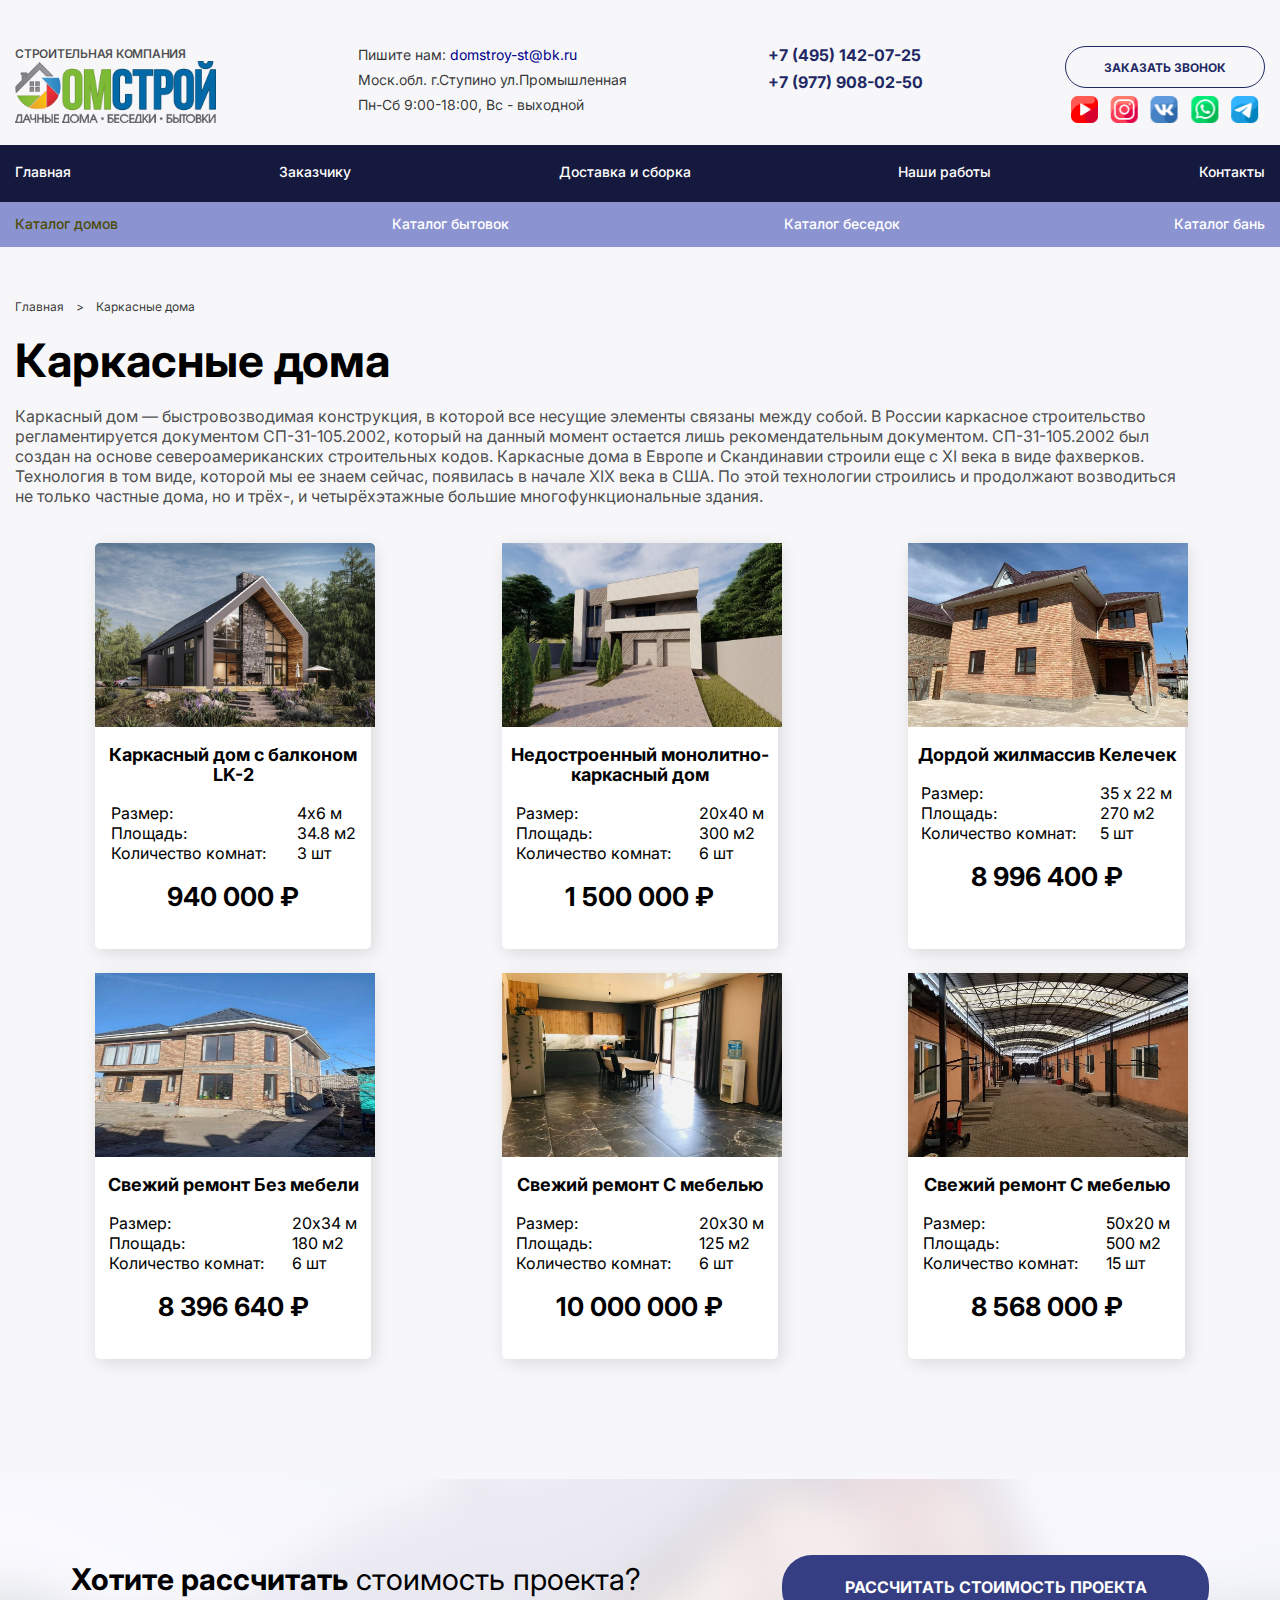
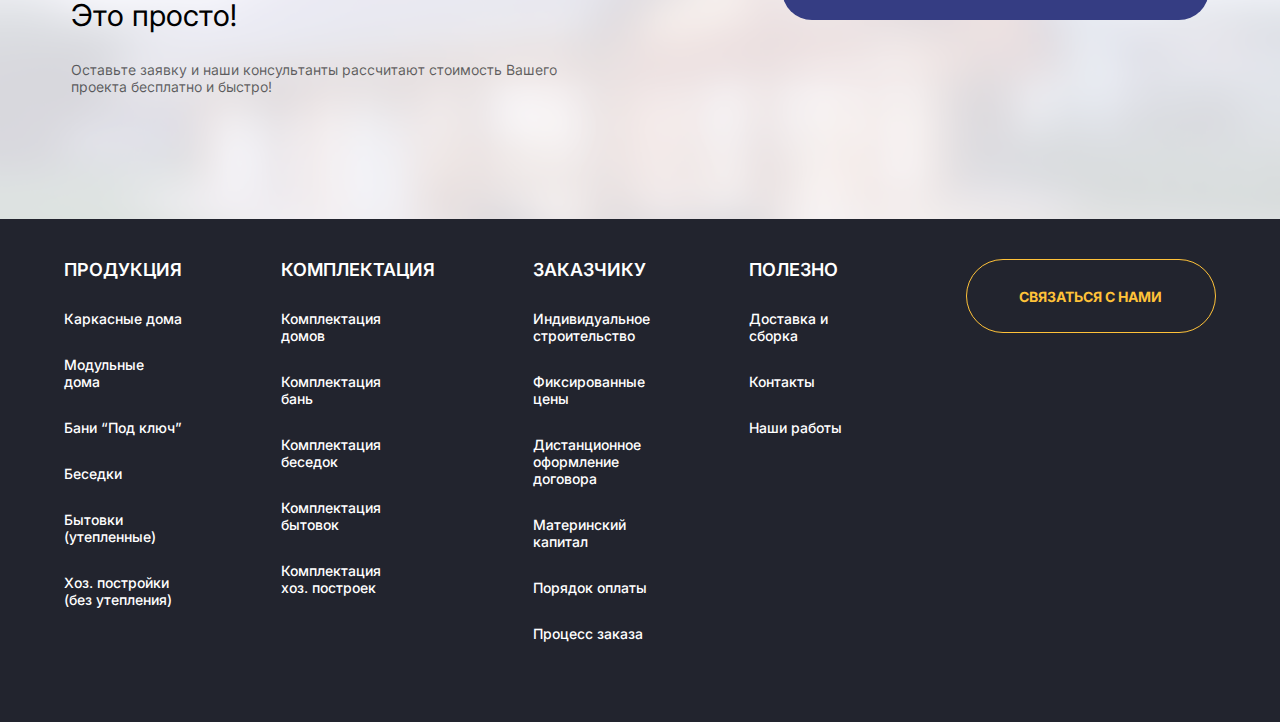
<file: house.html>
<!DOCTYPE html>
<html lang="en">
<head>
    <meta charset="UTF-8">
    <meta http-equiv="X-UA-Compatible" content="IE=edge">
    <meta name="viewport" content="width=1300, initial-scale=1.0">
    <link rel="stylesheet" href="css/house.css">
    <link rel="shortcut icon" href="icons/Logo.svg" type="image/x-icon">
    <link rel="stylesheet" href="css/media.css">
    <script src="js/index.js" defer></script>
    <title>ДомСтрой</title>
</head>
<body>
    <header class="header">
        <div class="header__container container">
            <div class="first-line__header">
                <div class="logo-block">
                    <h1 class="header__name">СТРОИТЕЛЬНАЯ КОМПАНИЯ</h1>
                    <div class="header__logo">
                        <a href="index.html"><img src="icons/Logo.svg" alt="logo-company"></a>
                    </div>
                </div>
                <div class="burger-menu">
                    <img src="icons/menu_FILL0_wght400_GRAD0_opsz48.svg" alt="">
                </div>
                <div class="adress-number-block">
                    <h1 class="header__text">Пишите нам: <span style="color: darkblue;">domstroy-st@bk.ru</span></h1>
                    <h1 class="header__text">Моск.обл. г.Ступино ул.Промышленная</h1>
                    <h1 class="header__text">Пн-Сб 9:00-18:00, Вс - выходной</h1>
                </div>
                <div class="adress-number-block">
                    <h1 class="sim__header">+7 (495) 142-07-25</h1>
                    <h1 class="sim__header">+7 (977) 908-02-50</h1>
                </div>
                <div class="order-block">
                    <button><a style="color: #212864;" target="_blank" href="https://web.telegram.org/k/#@House_Build_bot">Заказать
                        звонок</a></button>
                    <div class="all-icons__header">
                        <a target="_blank" href="https://www.youtube.com/@bobertv"><img src="icons/youtube%201.svg"
                                                                                        alt="YouTube icon"></a>
                        <a target="_blank" href="https://www.instagram.com/bober.ru/"><img src="icons/instagram%201.svg"
                                                                                           alt="Instagram icon"></a>
                        <a target="_blank" href="https://vk.com/bobertk"><img src="icons/vk%201.svg" alt="VK icon"></a>
                        <a target="_blank" href="https://web.whatsapp.com/"><img src="icons/whatsapp%201.svg"
                                                                                 alt="WhatsApp icon"></a>
                        <a target="_blank" href="https://web.telegram.org/k/#@House_Build_bot"><img
                                src="icons/telegram%201.svg" alt="Telegram icon"></a>
                    </div>
                </div>
                <button class="header__menu__open">
                    <img src="icons/menu_FILL0_wght400_GRAD0_opsz48.svg" alt="">
                </button>
            </div>
        </div>
        <div class="header__sec-container">
            <ul class="header__menu container">
                <li><a href="index.html" style="color: #FFF">Главная</a></li>
                <li><a href="customer.html" style="color: #FFF">Заказчику</a></li>
                <li><a href="delivery.html" style="color: #FFF">Доставка и сборка</a></li>
                <li><a href="jobs.html" style="color: #FFF">Наши работы</a></li>
                <li><a href="contacts.html" style="color: #FFF;">Контакты</a></li>
            </ul>
        </div>
        <div class="header__third-container ">
            <ul class="header__menu container">
                <li><a href="house.html" style="color: rgb(77, 77, 7);;">Каталог домов</a></li>
                <li><a href="change_house.html" style="color: #FFF;">Каталог бытовок</a></li>
                <li><a href="alcove.html" style="color: #FFF;">Каталог беседок</a></li>
                <li><a href="bath.html" style="color: #FFF;">Каталог бань</a></li>
            </ul>
        </div>
        <div class="mobile-header container">
            <div class="mobile__header-head">
                <div class="mobile__logo-block">
                    <h1 class="header__name">СТРОИТЕЛЬНАЯ КОМПАНИЯ</h1>
                    <div class="header__logo">
                        <a href="./index.html"><img src="icons/Logo.svg" alt="logo-company"></a>
                    </div>
                </div>
                <button class="mobile-header-close">
                    <img src="icons/Group%20266.svg" alt="">
                </button>
            </div>
            <div class="mobile__header_menu">
                <a href="index.html" class="mobile__header_menu-item">Главная</a>
                <a href="jobs.html" class="mobile__header_menu-item">Наши работы</a>
                <a href="customer.html" class="mobile__header_menu-item">Заказчику</a>
                <a href="delivery.html" class="mobile__header_menu-item">Доставка</a>
            </div>
            <div class="mobile__header_about">
                <p class="mobile__header_about-item">Пишите нам: domstroy-st@bk.ru</p>
                <p class="mobile__header_about-item">Моск.обл. г.Ступино ул.Промышленная </p>
                <p class="mobile__header_about-item">Пн-Сб 9:00-18:00, Вс - выходной</p>
                <a href="#" class="mobile__header_about-number">+7 (495) 142-07-25</a>
                <a href="#" class="mobile__header_about-number">+7 (977) 908-02-50</a>
                <div class="mobile__all-icons__header">
                    <a target="_blank" href="https://www.youtube.com/@bobertv"><img src="icons/youtube%201.svg" alt="YouTube icon"></a>
                    <a target="_blank" href="https://www.instagram.com/bober.ru/"><img src="icons/instagram%201.svg" alt="Instagram icon"></a>
                    <a target="_blank" href="https://vk.com/bobertk"><img src="icons/vk%201.svg" alt="VK icon"></a>
                    <a target="_blank" href="https://web.whatsapp.com/"><img src="icons/whatsapp%201.svg" alt="WhatsApp icon"></a>
                    <a target="_blank" href="https://web.telegram.org/k/#@House_Build_bot"><img src="icons/telegram%201.svg" alt="Telegram icon"></a>
                </div>
            </div>
        </div>
    </header>
    <main class="wrapper">
        <section class="wrapper__item item">
            <div class="item__container container">
                <div class="item__text">
                    <div class="pwd">
                        <p class="pwd__p">Главная</p>
                        <p class="pwd__p">></p>
                        <p class="pwd__p">Каркасные дома</p>
                    </div>
                    <h1 class="item__title">
                        Каркасные дома
                    </h1>
                    <p class="item__subtitle">
                        Каркасный дом — быстровозводимая конструкция, в которой все несущие элементы связаны между собой. В России каркасное строительство регламентируется документом СП-31-105.2002, который на данный момент остается лишь рекомендательным документом. СП-31-105.2002 был создан на основе североамериканских строительных кодов. Каркасные дома в Европе и Скандинавии строили еще с XI века в виде фахверков. Технология в том виде, которой мы ее знаем сейчас, появилась в начале XIX века в США. По этой технологии строились и продолжают возводиться не только частные дома, но и трёх-, и четырёхэтажные большие многофункциональные здания.
                    </p>
                </div>
                <div class="cards__container container">
                    <div class="three__cards">
                        <div class="card">
                            <div class="card__image">
                                <img src="icons/Rectangle 379.png" alt="">
                            </div>
                            <h1 class="card__title">Каркасный дом с балконом LK-2</h1>
                            <div class="card__subtitle">
                                <div class="lside">
                                    <p>Размер:</p>
                                    <p>Площадь:</p>
                                    <p>Количество комнат:</p>
                                </div>
                                <div class="rside">
                                    <p>4х6 м</p>
                                    <p>34.8 м2</p>
                                    <p>3 шт</p>
                                </div>
                            </div>
                            <h1 class="price">
                                940 000 ₽
                            </h1>
                        </div>
                        <div class="card">
                            <img class="card__image" src="icons/sale.png" alt="">
                            <h1 class="card__title">Недостроенный монолитно-каркасный дом</h1>
                            <div class="card__subtitle">
                                <div class="lside">
                                    <p>Размер:</p>
                                    <p>Площадь:</p>
                                    <p>Количество комнат:</p>
                                </div>
                                <div class="rside">
                                    <p>20х40 м</p>
                                    <p>300 м2</p>
                                    <p>6 шт</p>
                                </div>
                            </div>
                            <h1 class="price">
                                1 500 000 ₽
                            </h1>
                        </div>
                        <div class="card">
                            <img class="card__image" src="icons/sale_1.png" alt="">
                            <h1 class="card__title">Дордой жилмассив Келечек</h1>
                            <div class="card__subtitle">
                                <div class="lside">
                                    <p>Размер:</p>
                                    <p>Площадь:</p>
                                    <p>Количество комнат:</p>
                                </div>
                                <div class="rside">
                                    <p>35 х 22 м</p>
                                    <p>270 м2</p>
                                    <p>5 шт</p>
                                </div>
                            </div>
                            <h1 class="price">
                                8 996 400 ₽
                            </h1>
                        </div>
                    </div>
                    <div class="three__cards">
                        <div class="card">
                            <img class="card__image" src="icons/sale_2.png" alt="">
                            <h1 class="card__title">Свежий ремонт Без мебели</h1>
                            <div class="card__subtitle">
                                <div class="lside">
                                    <p>Размер:</p>
                                    <p>Площадь:</p>
                                    <p>Количество комнат:</p>
                                </div>
                                <div class="rside">
                                    <p>20х34 м</p>
                                    <p>180 м2</p>
                                    <p>6 шт</p>
                                </div>
                            </div>
                            <h1 class="price">
                                8 396 640 ₽
                            </h1>
                        </div>
                        <div class="card">
                            <img class="card__image" src="icons/sale_3.png" alt="">
                            <h1 class="card__title">Свежий ремонт С мебелью</h1>
                            <div class="card__subtitle">
                                <div class="lside">
                                    <p>Размер:</p>
                                    <p>Площадь:</p>
                                    <p>Количество комнат:</p>
                                </div>
                                <div class="rside">
                                    <p>20х30 м</p>
                                    <p>125 м2</p>
                                    <p>6 шт</p>
                                </div>
                            </div>
                            <h1 class="price">
                                10 000 000 ₽
                            </h1>
                        </div>
                        <div class="card">
                            <img class="card__image" src="icons/sale_4.png" alt="">
                            <h1 class="card__title">Свежий ремонт С мебелью</h1>
                            <div class="card__subtitle">
                                <div class="lside">
                                    <p>Размер:</p>
                                    <p>Площадь:</p>
                                    <p>Количество комнат:</p>
                                </div>
                                <div class="rside">
                                    <p>50х20 м</p>
                                    <p>500 м2</p>
                                    <p>15 шт</p>
                                </div>
                            </div>
                            <h1 class="price">
                                8 568 000 ₽
                            </h1>
                        </div>
                    </div>
                </div>
            </div>
        </section>
        <section class="wrapper__sale sale">
            <div class="sale__container container">
                <div class="sale__text">
                    <h1 class="sale__title">
                        <span>Хотите рассчитать</span> стоимость проекта? Это просто!
                    </h1>
                    <p class="sale__subtitle">
                        Оставьте заявку и наши консультанты рассчитают стоимость Вашего проекта бесплатно и быстро!
                    </p>
                </div>
                <div class="sale__button">
                    <button><a target="_blank" style="color: #FFF" href="calculate_price.html">РАССЧИТАТЬ СТОИМОСТЬ ПРОЕКТА</a></button>
                </div>
            </div>
        </section>
    </main>
    <footer class="footer">
        <div class="footer__container container">
            <div class="column">
                <h1 class="item__column">
                    ПРОДУКЦИЯ
                </h1>
                <p class="subtitle__column">Каркасные дома</p>
                <p class="subtitle__column">Модульные дома</p>
                <p class="subtitle__column">Бани “Под ключ”</p>
                <p class="subtitle__column">Беседки</p>
                <p class="subtitle__column">Бытовки (утепленные)</p>
                <p class="subtitle__column">Хоз. постройки (без утепления)</p>
            </div>
            <div class="column">
                <h1 class="item__column">
                    КОМПЛЕКТАЦИЯ
                </h1>
                <p class="subtitle__column">Комплектация домов</p>
                <p class="subtitle__column">Комплектация бань</p>
                <p class="subtitle__column">Комплектация беседок</p>
                <p class="subtitle__column">Комплектация бытовок</p>
                <p class="subtitle__column">Комплектация хоз. построек</p>
            </div>
            <div class="column">
                <h1 class="item__column">
                    ЗАКАЗЧИКУ
                </h1>
                <p class="subtitle__column">Индивидуальное строительство</p>
                <p class="subtitle__column">Фиксированные цены</p>
                <p class="subtitle__column">Дистанционное оформление договора</p>
                <p class="subtitle__column">Материнский капитал</p>
                <p class="subtitle__column">Порядок оплаты</p>
                <p class="subtitle__column">Процесс заказа</p>
            </div>
            <div class="column">
                <h1 class="item__column">
                    ПОЛЕЗНО
                </h1>
                <p class="subtitle__column">Доставка и сборка</p>
                <p class="subtitle__column">Контакты</p>
                <p class="subtitle__column">Наши работы</p>
            </div>
            <div class="buttons-in-footer">
                <button><a style="color:#FFC239" href="tel:+996703917639">СВЯЗАТЬСЯ С НАМИ</a></button>
            </div>
        </div>
    </footer>
</body>
</html>
</file>
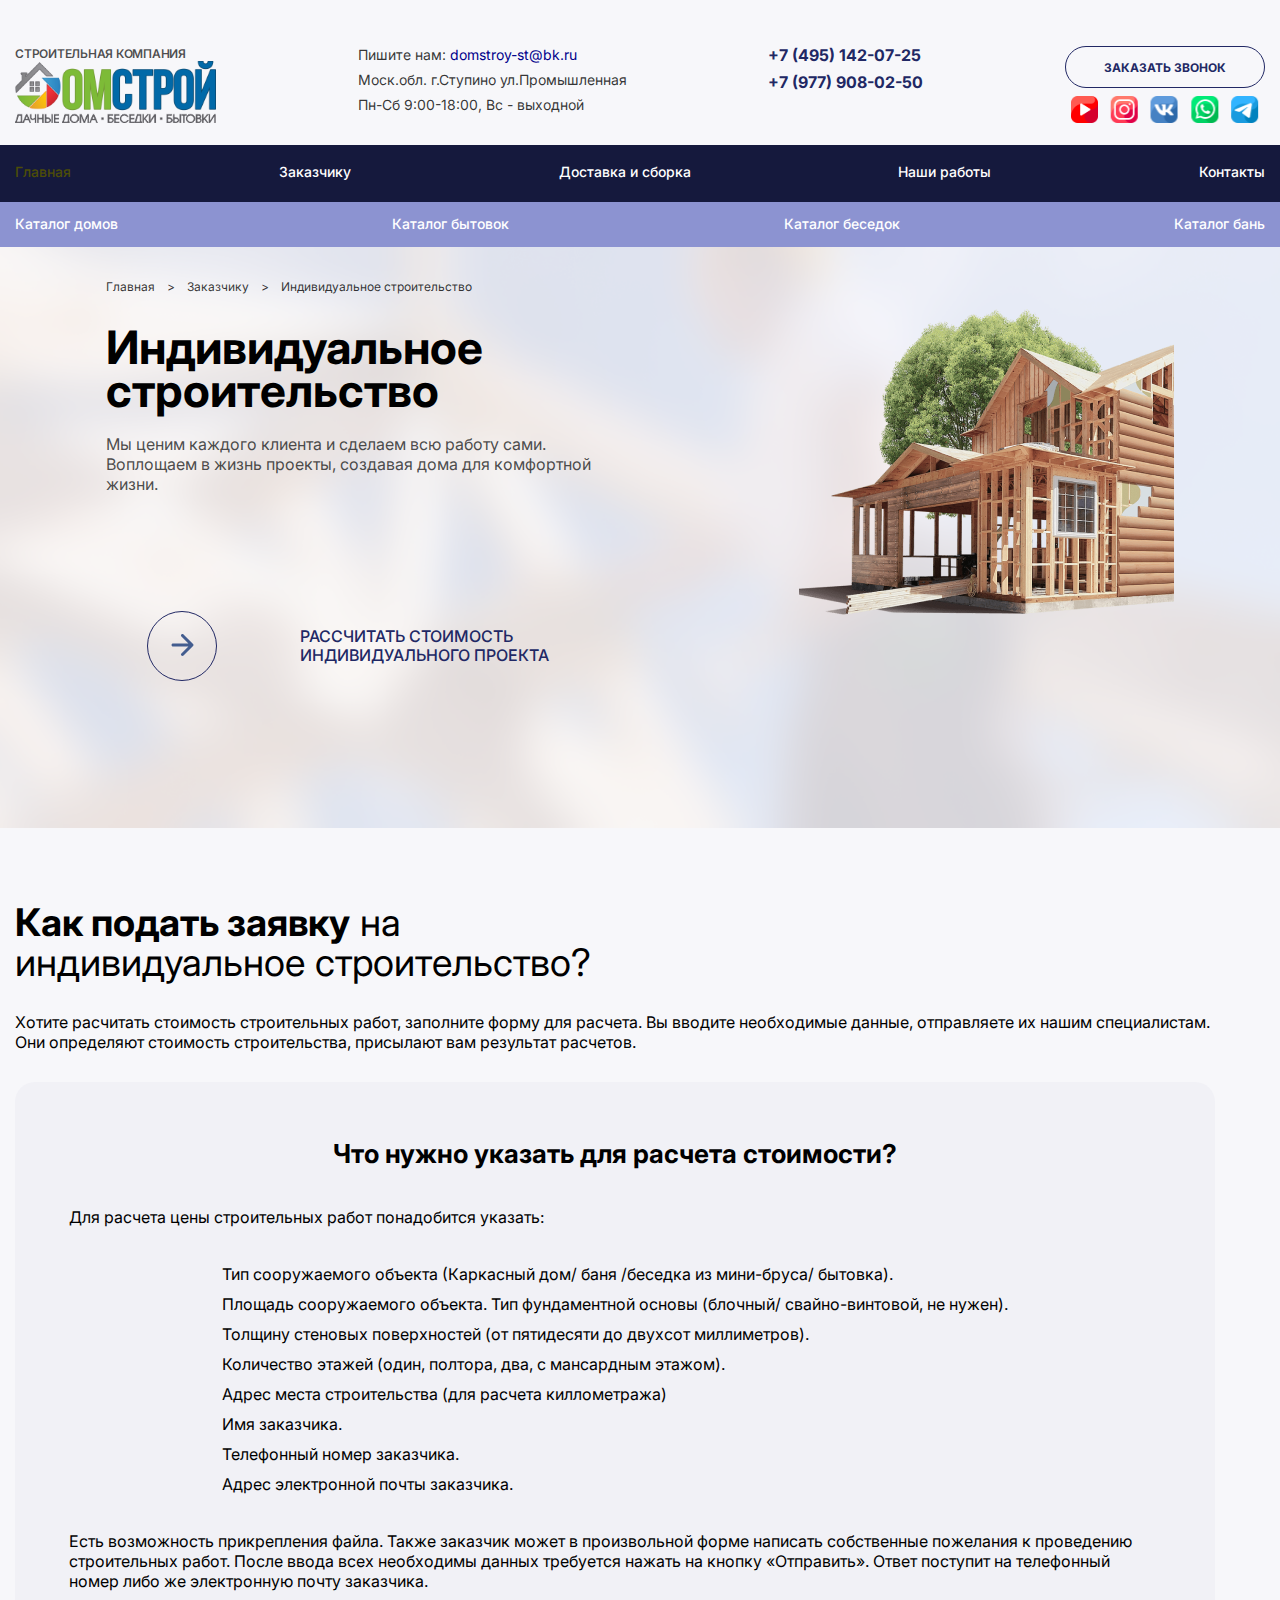
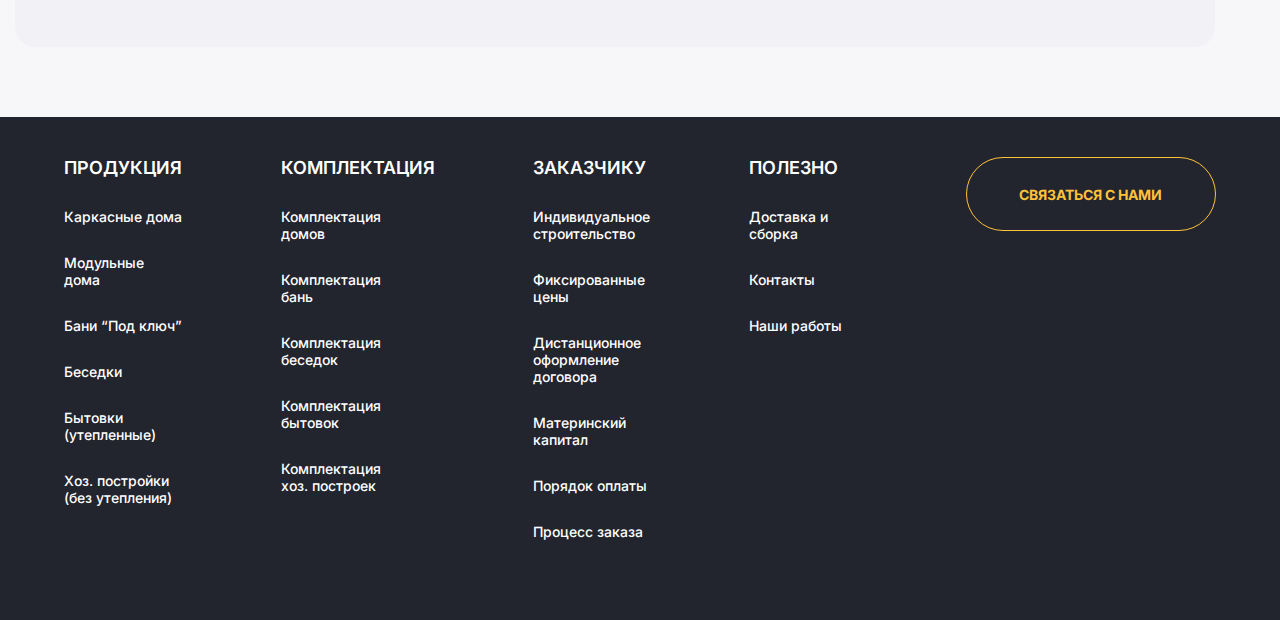
<file: individual_building.html>
<!DOCTYPE html>
<html lang="en">
<head>
    <meta charset="UTF-8">
    <meta http-equiv="X-UA-Compatible" content="IE=edge">
    <meta name="viewport" content="width=1300, initial-scale=1.0">
    <link rel="stylesheet" href="css/individual_building.css">
    <link rel="shortcut icon" href="icons/Logo.svg" type="image/x-icon">
    <link rel="stylesheet" href="css/media.css">
    <script src="js/index.js" defer></script>
    <title>ДомСтрой</title>
</head>
<body>
    <header class="header">
        <div class="header__container container">
            <div class="first-line__header">
                <div class="logo-block">
                    <h1 class="header__name">СТРОИТЕЛЬНАЯ КОМПАНИЯ</h1>
                    <div class="header__logo">
                        <a href="index.html"><img src="icons/Logo.svg" alt="logo-company"></a>
                    </div>
                </div>
                <div class="burger-menu">
                    <img src="icons/menu_FILL0_wght400_GRAD0_opsz48.svg" alt="">
                </div>
                <div class="adress-number-block">
                    <h1 class="header__text">Пишите нам: <span style="color: darkblue;">domstroy-st@bk.ru</span></h1>
                    <h1 class="header__text">Моск.обл. г.Ступино ул.Промышленная</h1>
                    <h1 class="header__text">Пн-Сб 9:00-18:00, Вс - выходной</h1>
                </div>
                <div class="adress-number-block">
                    <h1 class="sim__header">+7 (495) 142-07-25</h1>
                    <h1 class="sim__header">+7 (977) 908-02-50</h1>
                </div>
                <div class="order-block">
                    <button><a style="color: #212864;" target="_blank" href="https://web.telegram.org/k/#@House_Build_bot">Заказать
                        звонок</a></button>
                    <div class="all-icons__header">
                        <a target="_blank" href="https://www.youtube.com/@bobertv"><img src="icons/youtube%201.svg"
                                                                                        alt="YouTube icon"></a>
                        <a target="_blank" href="https://www.instagram.com/bober.ru/"><img src="icons/instagram%201.svg"
                                                                                           alt="Instagram icon"></a>
                        <a target="_blank" href="https://vk.com/bobertk"><img src="icons/vk%201.svg" alt="VK icon"></a>
                        <a target="_blank" href="https://web.whatsapp.com/"><img src="icons/whatsapp%201.svg"
                                                                                 alt="WhatsApp icon"></a>
                        <a target="_blank" href="https://web.telegram.org/k/#@House_Build_bot"><img
                                src="icons/telegram%201.svg" alt="Telegram icon"></a>
                    </div>
                </div>
                <button class="header__menu__open">
                    <img src="icons/menu_FILL0_wght400_GRAD0_opsz48.svg" alt="">
                </button>
            </div>
        </div>
        <div class="header__sec-container">
            <ul class="header__menu container">
                <li><a href="index.html" style="color: rgb(77, 77, 7);">Главная</a></li>
                <li><a href="customer.html" style="color: #FFF;">Заказчику</a></li>
                <li><a href="delivery.html" style="color: #FFF;">Доставка и сборка</a></li>
                <li><a href="jobs.html" style="color: #FFF;">Наши работы</a></li>
                <li><a href="contacts.html" style="color: #FFF;">Контакты</a></li>
            </ul>
        </div>
        <div class="header__third-container ">
            <ul class="header__menu container">
                <li><a href="house.html" style="color: #FFF;">Каталог домов</a></li>
                <li><a href="change_house.html" style="color: #FFF;">Каталог бытовок</a></li>
                <li><a href="alcove.html" style="color: #FFF;">Каталог беседок</a></li>
                <li><a href="bath.html" style="color: #FFF;">Каталог бань</a></li>
            </ul>
        </div>
        <div class="mobile-header container">
            <div class="mobile__header-head">
                <div class="mobile__logo-block">
                    <h1 class="header__name">СТРОИТЕЛЬНАЯ КОМПАНИЯ</h1>
                    <div class="header__logo">
                        <a href="./index.html"><img src="icons/Logo.svg" alt="logo-company"></a>
                    </div>
                </div>
                <button class="mobile-header-close">
                    <img src="icons/Group%20266.svg" alt="">
                </button>
            </div>
            <div class="mobile__header_menu">
                <a href="index.html" class="mobile__header_menu-item">Главная</a>
                <a href="jobs.html" class="mobile__header_menu-item">Наши работы</a>
                <a href="customer.html" class="mobile__header_menu-item">Заказчику</a>
                <a href="delivery.html" class="mobile__header_menu-item">Доставка</a>
            </div>
            <div class="mobile__header_about">
                <p class="mobile__header_about-item">Пишите нам: domstroy-st@bk.ru</p>
                <p class="mobile__header_about-item">Моск.обл. г.Ступино ул.Промышленная </p>
                <p class="mobile__header_about-item">Пн-Сб 9:00-18:00, Вс - выходной</p>
                <a href="#" class="mobile__header_about-number">+7 (495) 142-07-25</a>
                <a href="#" class="mobile__header_about-number">+7 (977) 908-02-50</a>
                <div class="mobile__all-icons__header">
                    <a target="_blank" href="https://www.youtube.com/@bobertv"><img src="icons/youtube%201.svg" alt="YouTube icon"></a>
                    <a target="_blank" href="https://www.instagram.com/bober.ru/"><img src="icons/instagram%201.svg" alt="Instagram icon"></a>
                    <a target="_blank" href="https://vk.com/bobertk"><img src="icons/vk%201.svg" alt="VK icon"></a>
                    <a target="_blank" href="https://web.whatsapp.com/"><img src="icons/whatsapp%201.svg" alt="WhatsApp icon"></a>
                    <a target="_blank" href="https://web.telegram.org/k/#@House_Build_bot"><img src="icons/telegram%201.svg" alt="Telegram icon"></a>
                </div>
            </div>
        </div>
    </header>    
    <main class="wrapper">
        <section class="wrapper__item item">
            <div class="item__container container">
                <div class="item__text">
                    <div class="pwd">
                        <p class="pwd__p">Главная</p>
                        <p class="pwd__p">></p>
                        <p class="pwd__p">Заказчику</p>
                        <p class="pwd__p">></p>
                        <p class="pwd__p">Индивидуальное строительство</p>
                    </div>
                    <div class="item__main">
                        <h1 class="item__title">
                            Индивидуальное строительство
                        </h1>
                        <p class="item__subtitle">
                            Мы ценим каждого клиента и сделаем всю работу сами. Воплощаем в жизнь проекты, создавая дома для комфортной жизни.
                        </p>
                    </div>
                    <div class="item__button">
                        <button><a target="_blank" href="request.html"><img src="icons/Arrow%2011%20(1).svg" alt=""></a></button>
                        <h1 class="button__title">Рассчитать стоимость индивидуального проекта</h1>
                    </div>
                </div>
                <div class="item__img">
                    <img src="icons/image%20152.png" alt="">
                </div>
            </div>
        </section>
        <section class="wrapper__instruction instruction">
            <div class="instruction__container container">
                <h1 class="instruction__title">
                    <span>Как подать заявку</span> на индивидуальное строительство?
                </h1>
                <p class="instruction__subtitle">
                    Хотите расчитать стоимость строительных работ, заполните форму для расчета. Вы вводите необходимые данные, отправляете их нашим специалистам. Они определяют стоимость строительства, присылают вам результат расчетов.
                </p>
                <div class="instruction__list">
                    <h1 class="list__title">
                        Что нужно указать для расчета стоимости?
                    </h1>
                    <p class="list__subtitle">
                        Для расчета цены строительных работ понадобится указать:
                    </p>
                    <ul>
                        <li>Тип сооружаемого объекта (Каркасный дом/ баня /беседка из мини-бруса/ бытовка). </li>
                        <li>Площадь сооружаемого объекта. Тип фундаментной основы (блочный/ свайно-винтовой, не нужен). </li>
                        <li>Толщину стеновых поверхностей (от пятидесяти до двухсот миллиметров).</li>
                        <li>Количество этажей (один, полтора, два, с мансардным этажом).</li>
                        <li>Адрес места строительства (для расчета киллометража) </li>
                        <li>Имя заказчика.</li>
                        <li>Телефонный номер заказчика.</li>
                        <li>Адрес электронной почты заказчика.</li>
                    </ul>
                    <p class="list__subtitle">
                        Есть возможность прикрепления файла. Также заказчик может в произвольной форме написать собственные пожелания к проведению строительных работ. После ввода всех необходимы данных требуется нажать на кнопку «Отправить». Ответ поступит на телефонный номер либо же электронную почту заказчика.
                    </p>
                </div>
            </div>
        </section>
    </main>
    <footer class="footer">
        <div class="footer__container container">
            <div class="column">
                <h1 class="item__column">
                    ПРОДУКЦИЯ
                </h1>
                <p class="subtitle__column">Каркасные дома</p>
                <p class="subtitle__column">Модульные дома</p>
                <p class="subtitle__column">Бани “Под ключ”</p>
                <p class="subtitle__column">Беседки</p>
                <p class="subtitle__column">Бытовки (утепленные)</p>
                <p class="subtitle__column">Хоз. постройки (без утепления)</p>
            </div>
            <div class="column">
                <h1 class="item__column">
                    КОМПЛЕКТАЦИЯ
                </h1>
                <p class="subtitle__column">Комплектация домов</p>
                <p class="subtitle__column">Комплектация бань</p>
                <p class="subtitle__column">Комплектация беседок</p>
                <p class="subtitle__column">Комплектация бытовок</p>
                <p class="subtitle__column">Комплектация хоз. построек</p>
            </div>
            <div class="column">
                <h1 class="item__column">
                    ЗАКАЗЧИКУ
                </h1>
                <p class="subtitle__column">Индивидуальное строительство</p>
                <p class="subtitle__column">Фиксированные цены</p>
                <p class="subtitle__column">Дистанционное оформление договора</p>
                <p class="subtitle__column">Материнский капитал</p>
                <p class="subtitle__column">Порядок оплаты</p>
                <p class="subtitle__column">Процесс заказа</p>
            </div>
            <div class="column">
                <h1 class="item__column">
                    ПОЛЕЗНО
                </h1>
                <p class="subtitle__column">Доставка и сборка</p>
                <p class="subtitle__column">Контакты</p>
                <p class="subtitle__column">Наши работы</p>
            </div>
            <div class="buttons-in-footer">
                <button><a style="color:#FFC239" href="tel:+996703917639">СВЯЗАТЬСЯ С НАМИ</a></button>
            </div>
        </div>
    </footer>
</body>
</html>
</file>
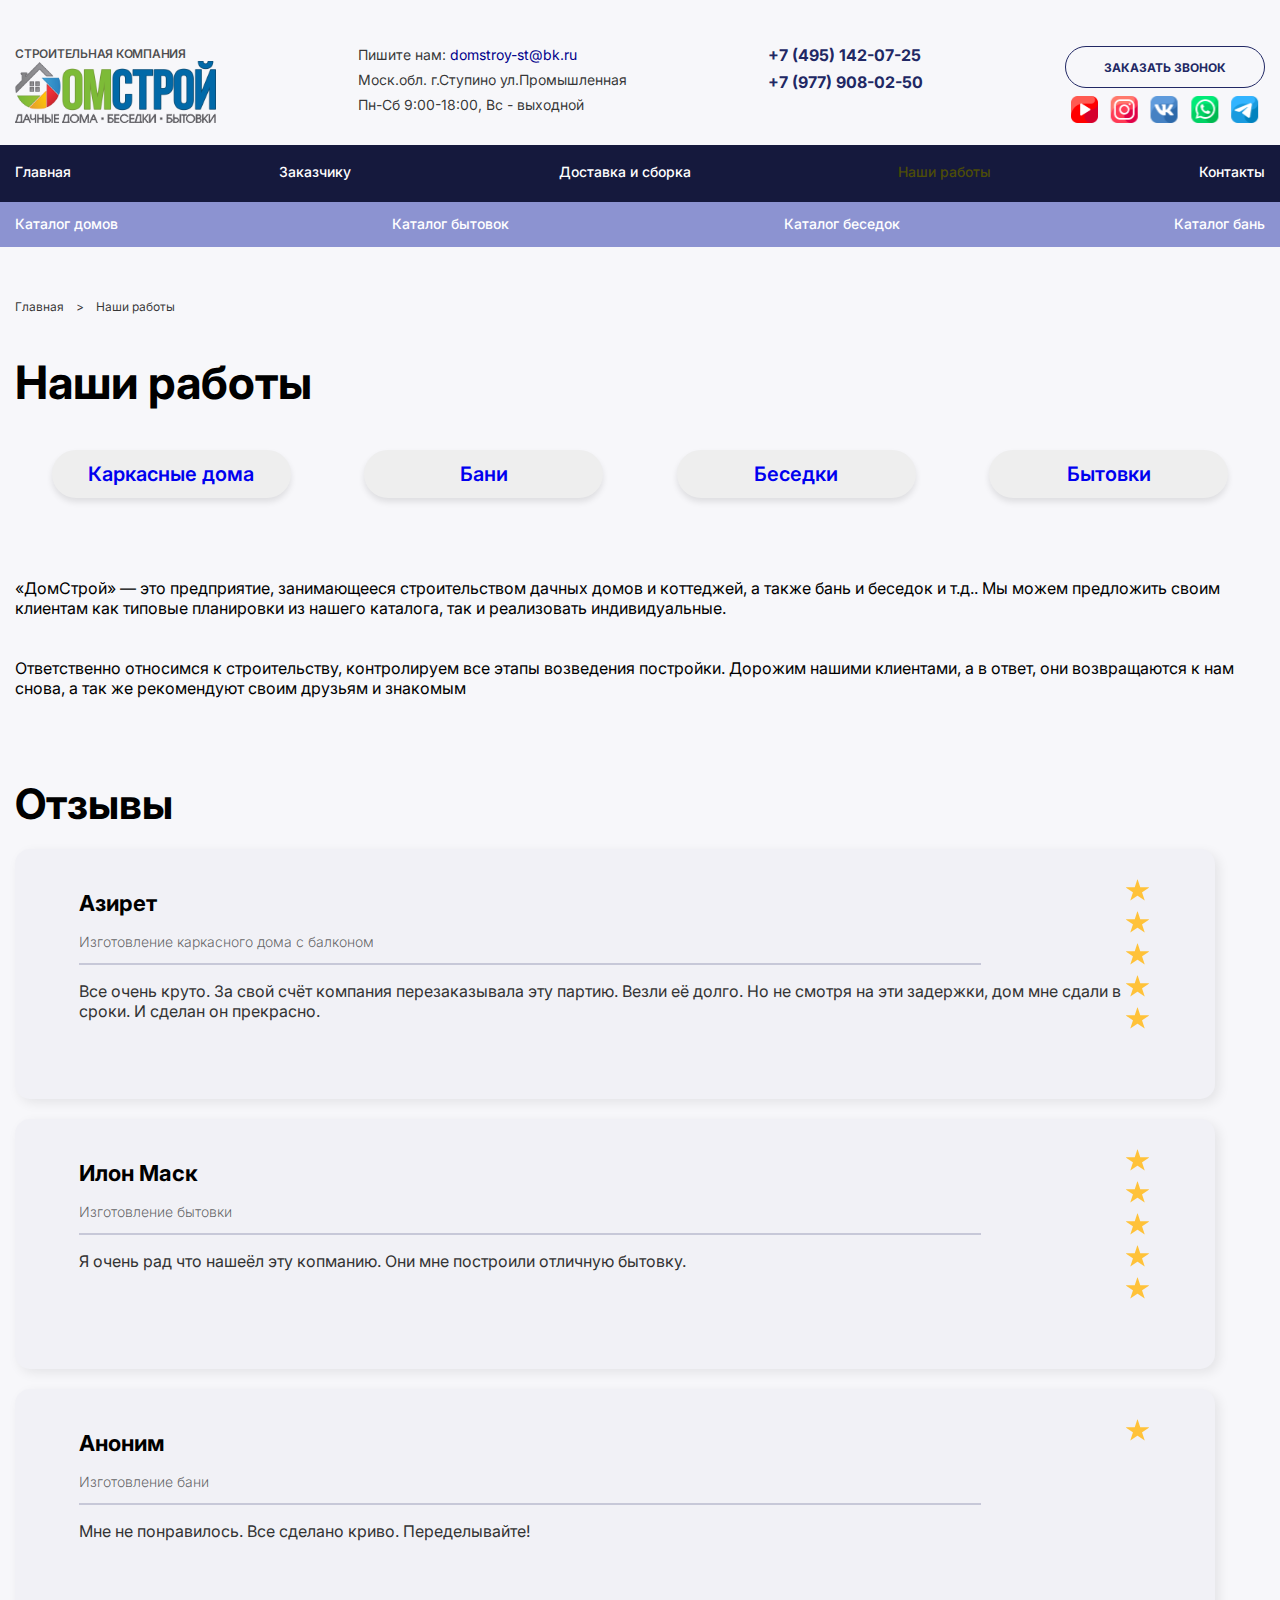
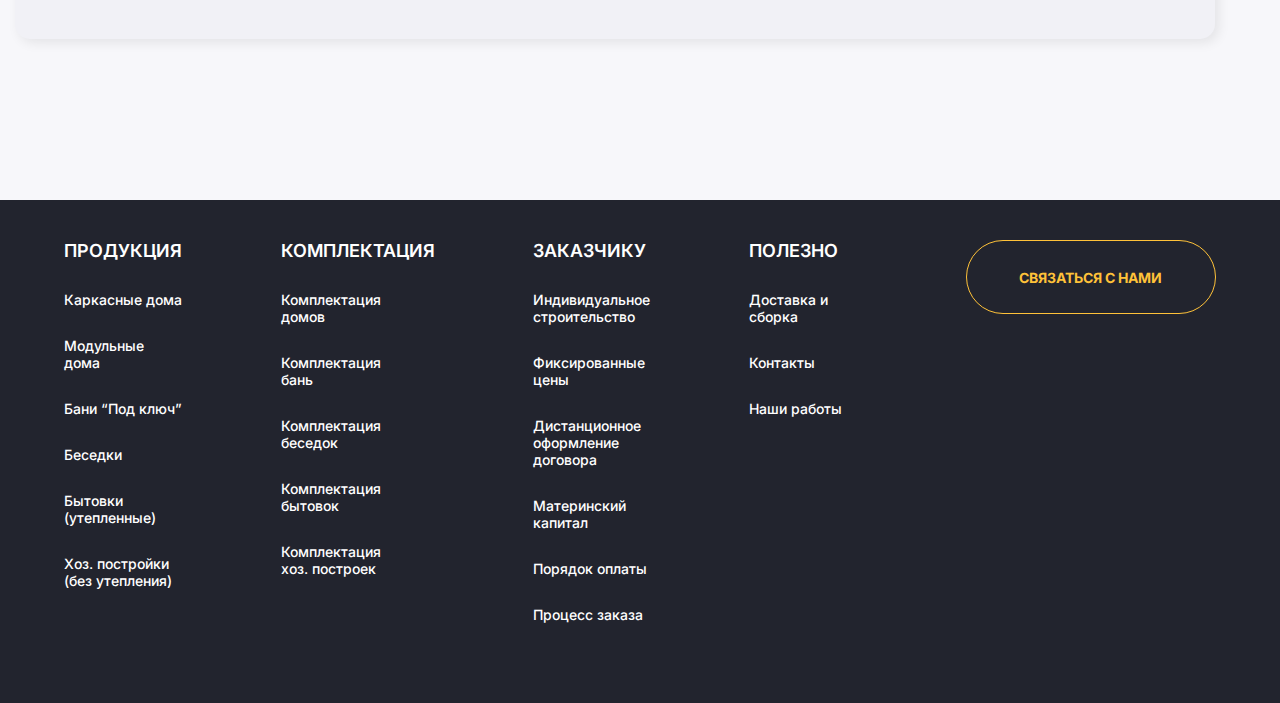
<file: jobs.html>
<!DOCTYPE html>
<html lang="en">
<head>
    <meta charset="UTF-8">
    <meta http-equiv="X-UA-Compatible" content="IE=edge">
    <meta name="viewport" content="width=device-width, initial-scale=1.0">
    <link rel="stylesheet" href="css/jobs.css">
    <link rel="stylesheet" href="css/media.css">
    <link rel="shortcut icon" href="icons/Logo.svg" type="image/x-icon">
    <script src="js/index.js" defer></script>
    <title>ДомСтрой</title>
</head>
<body>
    <header class="header">
        <div class="header__container container">
            <div class="first-line__header">
                <div class="logo-block">
                    <h1 class="header__name">СТРОИТЕЛЬНАЯ КОМПАНИЯ</h1>
                    <div class="header__logo">
                        <a href="index.html"><img src="icons/Logo.svg" alt="logo-company"></a>
                    </div>
                </div>
                <div class="burger-menu">
                    <img src="icons/menu_FILL0_wght400_GRAD0_opsz48.svg" alt="">
                </div>
                <div class="adress-number-block">
                    <h1 class="header__text">Пишите нам: <span style="color: darkblue;">domstroy-st@bk.ru</span></h1>
                    <h1 class="header__text">Моск.обл. г.Ступино ул.Промышленная</h1>
                    <h1 class="header__text">Пн-Сб 9:00-18:00, Вс - выходной</h1>
                </div>
                <div class="adress-number-block">
                    <h1 class="sim__header">+7 (495) 142-07-25</h1>
                    <h1 class="sim__header">+7 (977) 908-02-50</h1>
                </div>
                <div class="order-block">
                    <button><a style="color: #212864;" target="_blank" href="https://web.telegram.org/k/#@House_Build_bot">Заказать
                        звонок</a></button>
                    <div class="all-icons__header">
                        <a target="_blank" href="https://www.youtube.com/@bobertv"><img src="icons/youtube%201.svg"
                                                                                        alt="YouTube icon"></a>
                        <a target="_blank" href="https://www.instagram.com/bober.ru/"><img src="icons/instagram%201.svg"
                                                                                           alt="Instagram icon"></a>
                        <a target="_blank" href="https://vk.com/bobertk"><img src="icons/vk%201.svg" alt="VK icon"></a>
                        <a target="_blank" href="https://web.whatsapp.com/"><img src="icons/whatsapp%201.svg"
                                                                                 alt="WhatsApp icon"></a>
                        <a target="_blank" href="https://web.telegram.org/k/#@House_Build_bot"><img
                                src="icons/telegram%201.svg" alt="Telegram icon"></a>
                    </div>
                </div>
                <button class="header__menu__open">
                    <img src="icons/menu_FILL0_wght400_GRAD0_opsz48.svg" alt="">
                </button>
            </div>
        </div>
        <div class="header__sec-container">
            <ul class="header__menu container">
                <li><a href="index.html" style="color: #FFF">Главная</a></li>
                <li><a href="customer.html" style="color: #FFF">Заказчику</a></li>
                <li><a href="delivery.html" style="color: #FFF">Доставка и сборка</a></li>
                <li><a href="jobs.html" style="color: rgb(77, 77, 7);">Наши работы</a></li>
                <li><a href="contacts.html" style="color: #FFF;">Контакты</a></li>
            </ul>
        </div>
        <div class="header__third-container ">
            <ul class="header__menu container">
                <li><a href="house.html" style="color: #FFF;">Каталог домов</a></li>
                <li><a href="change_house.html" style="color: #FFF;">Каталог бытовок</a></li>
                <li><a href="alcove.html" style="color: #FFF;">Каталог беседок</a></li>
                <li><a href="bath.html" style="color: #FFF;">Каталог бань</a></li>
            </ul>
        </div>
        <div class="mobile-header container">
            <div class="mobile__header-head">
                <div class="mobile__logo-block">
                    <h1 class="header__name">СТРОИТЕЛЬНАЯ КОМПАНИЯ</h1>
                    <div class="header__logo">
                        <a href="./index.html"><img src="icons/Logo.svg" alt="logo-company"></a>
                    </div>
                </div>
                <button class="mobile-header-close">
                    <img src="icons/Group%20266.svg" alt="">
                </button>
            </div>
            <div class="mobile__header_menu">
                <a href="index.html" class="mobile__header_menu-item">Главная</a>
                <a href="jobs.html" class="mobile__header_menu-item">Наши работы</a>
                <a href="customer.html" class="mobile__header_menu-item">Заказчику</a>
                <a href="delivery.html" class="mobile__header_menu-item">Доставка</a>
            </div>
            <div class="mobile__header_about">
                <p class="mobile__header_about-item">Пишите нам: domstroy-st@bk.ru</p>
                <p class="mobile__header_about-item">Моск.обл. г.Ступино ул.Промышленная </p>
                <p class="mobile__header_about-item">Пн-Сб 9:00-18:00, Вс - выходной</p>
                <a href="#" class="mobile__header_about-number">+7 (495) 142-07-25</a>
                <a href="#" class="mobile__header_about-number">+7 (977) 908-02-50</a>
                <div class="mobile__all-icons__header">
                    <a target="_blank" href="https://www.youtube.com/@bobertv"><img src="icons/youtube%201.svg" alt="YouTube icon"></a>
                    <a target="_blank" href="https://www.instagram.com/bober.ru/"><img src="icons/instagram%201.svg" alt="Instagram icon"></a>
                    <a target="_blank" href="https://vk.com/bobertk"><img src="icons/vk%201.svg" alt="VK icon"></a>
                    <a target="_blank" href="https://web.whatsapp.com/"><img src="icons/whatsapp%201.svg" alt="WhatsApp icon"></a>
                    <a target="_blank" href="https://web.telegram.org/k/#@House_Build_bot"><img src="icons/telegram%201.svg" alt="Telegram icon"></a>
                </div>
            </div>
        </div>
    </header>
    <main class="wrapper">
        <section class="wrapper__item item">
            <div class="item__container container">
                <div class="item__pwd">
                    <p class="pwd__p">
                        Главная
                    </p>
                    <p class="pwd__p">></p>
                    <p class="pwd__p">
                        Наши работы
                    </p>
                </div>
                <h1 class="item__title">
                    Наши работы
                </h1>
                <div class="item__buttons">
                    <div class="tabs__item">
                        <button><a href="#tab_01" class="tab__item">Каркасные дома</a></button>
                        <button><a href="#tab_02" class="tab__item">Бани</a></button>
                        <button><a href="#tab_03" class="tab__item">Беседки</a></button>
                        <button><a href="#tab_04" class="tab__item">Бытовки</a></button>
                    </div>
                    <div class="tabs__body">
                        <div id="tab_01" class="tab__block">
                            <div class="st__line">
                                <img class="image__tab" src="icons/Rectangle%20348.png" alt="">
                                <img class="image__tab" src="icons/Rectangle%20326.png" alt="">
                                <img class="image__tab" src="icons/Rectangle%20331.png" alt="">
                            </div>
                            <div class="st__line">
                                <img class="image__tab" src="icons/Rectangle%20335.png" alt="">
                                <img class="image__tab" src="icons/house.png" alt="">
                                <img class="image__tab" src="icons/house_1.png" alt="">
                            </div>
                            <div class="st__line">
                                <img class="image__tab" src="icons/house_2.png" alt="">
                                <img class="image__tab" src="icons/house__3.png" alt="">
                                <img class="image__tab" src="icons/house__4.png" alt="">
                            </div>
                        </div>
                        <div id="tab_02" class="tab__block">
                            <div class="st__line">
                                <img class="image__tab" src="icons/banya.png" alt="">
                                <img class="image__tab" src="icons/banya_1.png" alt="">
                                <img class="image__tab" src="icons/banya-stroitelstvo.png" alt="">
                            </div>
                            <div class="st__line">
                                <img class="image__tab" src="icons/banka.png" alt="">
                                <img class="image__tab" src="icons/banya-de.png" alt="">
                                <img class="image__tab" src="icons/babababa.png" alt="">
                            </div>
                            <div class="st__line">
                                <img class="image__tab" src="icons/ban.png" alt="">
                                <img class="image__tab" src="icons/banka-parilka.png" alt="">
                                <img class="image__tab" src="icons/banya__3.png" alt="">
                            </div>
                        </div>
                        <div id="tab_03" class="tab__block">
                            <div class="st__line">
                                <img class="image__tab" src="icons/besedka.png" alt="">
                                <img class="image__tab" src="icons/besedka_1.png" alt="">
                                <img class="image__tab" src="icons/besedka_2.png" alt="">
                            </div>
                            <div class="st__line">
                                <img class="image__tab" src="icons/besedka_3.png" alt="">
                                <img class="image__tab" src="icons/besedka_4.png" alt="">
                                <img class="image__tab" src="icons/besedka_5.png" alt="">
                            </div>
                            <div class="st__line">
                                <img class="image__tab" src="icons/besedka_6.png" alt="">
                                <img class="image__tab" src="icons/besedka_7.png" alt="">
                                <img class="image__tab" src="icons/besedka_8.png" alt="">
                            </div>
                        </div>
                        <div id="tab_04" class="tab__block">
                            <div class="st__line">
                                <img class="image__tab" src="icons/bytovka_1.png" alt="">
                                <img class="image__tab" src="icons/bytovka_2.png" alt="">
                                <img class="image__tab" src="icons/bytovka_3.png" alt="">
                            </div>
                            <div class="st__line">
                                <img class="image__tab" src="icons/bytovka_4.png" alt="">
                                <img class="image__tab" src="icons/bytovka_5.png" alt="">
                                <img class="image__tab" src="icons/bytovka_6.png" alt="">
                            </div>
                            <div class="st__line">
                                <img class="image__tab" src="icons/bytovka_7.png" alt="">
                                <img class="image__tab" src="icons/bytovka_8.png" alt="">
                                <img class="image__tab" src="icons/bytovka_9.png" alt="">
                            </div>
                        </div>
                    </div>
                </div>
                <div class="item__info">
                    <p class="info_p">
                        «ДомСтрой» — это предприятие, занимающееся строительством дачных домов и коттеджей, а также бань и беседок и т.д.. Мы можем предложить своим клиентам как типовые планировки из нашего каталога, так и реализовать индивидуальные.
                    </p>
                    <p class="info_p">
                        Ответственно относимся к строительству, контролируем все этапы возведения постройки. Дорожим нашими клиентами, а в ответ, они возвращаются к нам снова,  а  так же рекомендуют своим друзьям и знакомым
                    </p>
                </div>
            </div>
        </section>
        <section class="wrapper__report report">
            <div class="report__container container">
                <h1 class="report__title">Отзывы</h1>
                <div class="report__block">
                    <div class="report__text">
                        <h1 class="block__title">
                            Азирет 
                        </h1>
                        <p class="block__subtitle">
                            Изготовление каркасного дома с балконом
                        </p>
                        <p class="block__content">
                            Все очень круто. За свой счёт компания перезаказывала эту партию. Везли её долго. Но не смотря на эти задержки, дом мне сдали в сроки. И сделан он прекрасно.
                        </p>
                    </div>
                    <div class="report__mark">
                        <img class='star' src="icons/Star%203.svg" alt="star">
                        <img class='star' src="icons/Star%203.svg" alt="star">
                        <img class='star' src="icons/Star%203.svg" alt="star">
                        <img class='star' src="icons/Star%203.svg" alt="star">
                        <img class='star' src="icons/Star%203.svg" alt="star">
                    </div>
                </div>
                <div class="report__block">
                    <div class="report__text">
                        <h1 class="block__title">
                            Илон Маск
                        </h1>
                        <p class="block__subtitle">
                            Изготовление бытовки
                        </p>
                        <p class="block__content">
                            Я очень рад что нашеёл эту копманию. Они мне построили отличную бытовку.
                        </p>
                    </div>
                    <div class="report__mark">
                        <img src="icons/Star%203.svg" alt="star">
                        <img src="icons/Star%203.svg" alt="star">
                        <img src="icons/Star%203.svg" alt="star">
                        <img src="icons/Star%203.svg" alt="star">
                        <img src="icons/Star%203.svg" alt="star">
                    </div>
                </div>
                <div class="report__block">
                    <div class="report__text">
                        <h1 class="block__title">
                            Аноним
                        </h1>
                        <p class="block__subtitle">
                            Изготовление бани
                        </p>
                        <p class="block__content">
                            Мне не понравилось. Все сделано криво. Переделывайте!
                        </p>
                    </div>
                    <div class="report__mark">
                        <img src="icons/Star%203.svg" alt="star">
                    </div>
                </div>
            </div>
        </section>
    </main>
    <footer class="footer">
        <div class="footer__container container">
            <div class="column">
                <h1 class="item__column">
                    ПРОДУКЦИЯ
                </h1>
                <p class="subtitle__column">Каркасные дома</p>
                <p class="subtitle__column">Модульные дома</p>
                <p class="subtitle__column">Бани “Под ключ”</p>
                <p class="subtitle__column">Беседки</p>
                <p class="subtitle__column">Бытовки (утепленные)</p>
                <p class="subtitle__column">Хоз. постройки (без утепления)</p>
            </div>
            <div class="column">
                <h1 class="item__column">
                    КОМПЛЕКТАЦИЯ
                </h1>
                <p class="subtitle__column">Комплектация домов</p>
                <p class="subtitle__column">Комплектация бань</p>
                <p class="subtitle__column">Комплектация беседок</p>
                <p class="subtitle__column">Комплектация бытовок</p>
                <p class="subtitle__column">Комплектация хоз. построек</p>
            </div>
            <div class="column">
                <h1 class="item__column">
                    ЗАКАЗЧИКУ
                </h1>
                <p class="subtitle__column">Индивидуальное строительство</p>
                <p class="subtitle__column">Фиксированные цены</p>
                <p class="subtitle__column">Дистанционное оформление договора</p>
                <p class="subtitle__column">Материнский капитал</p>
                <p class="subtitle__column">Порядок оплаты</p>
                <p class="subtitle__column">Процесс заказа</p>
            </div>
            <div class="column">
                <h1 class="item__column">
                    ПОЛЕЗНО
                </h1>
                <p class="subtitle__column">Доставка и сборка</p>
                <p class="subtitle__column">Контакты</p>
                <p class="subtitle__column">Наши работы</p>
            </div>
            <div class="buttons-in-footer">
                <button><a style="color:#FFC239" href="tel:+996703917639">СВЯЗАТЬСЯ С НАМИ</a></button>
            </div>
        </div>
    </footer>
</body>
</html>
</file>
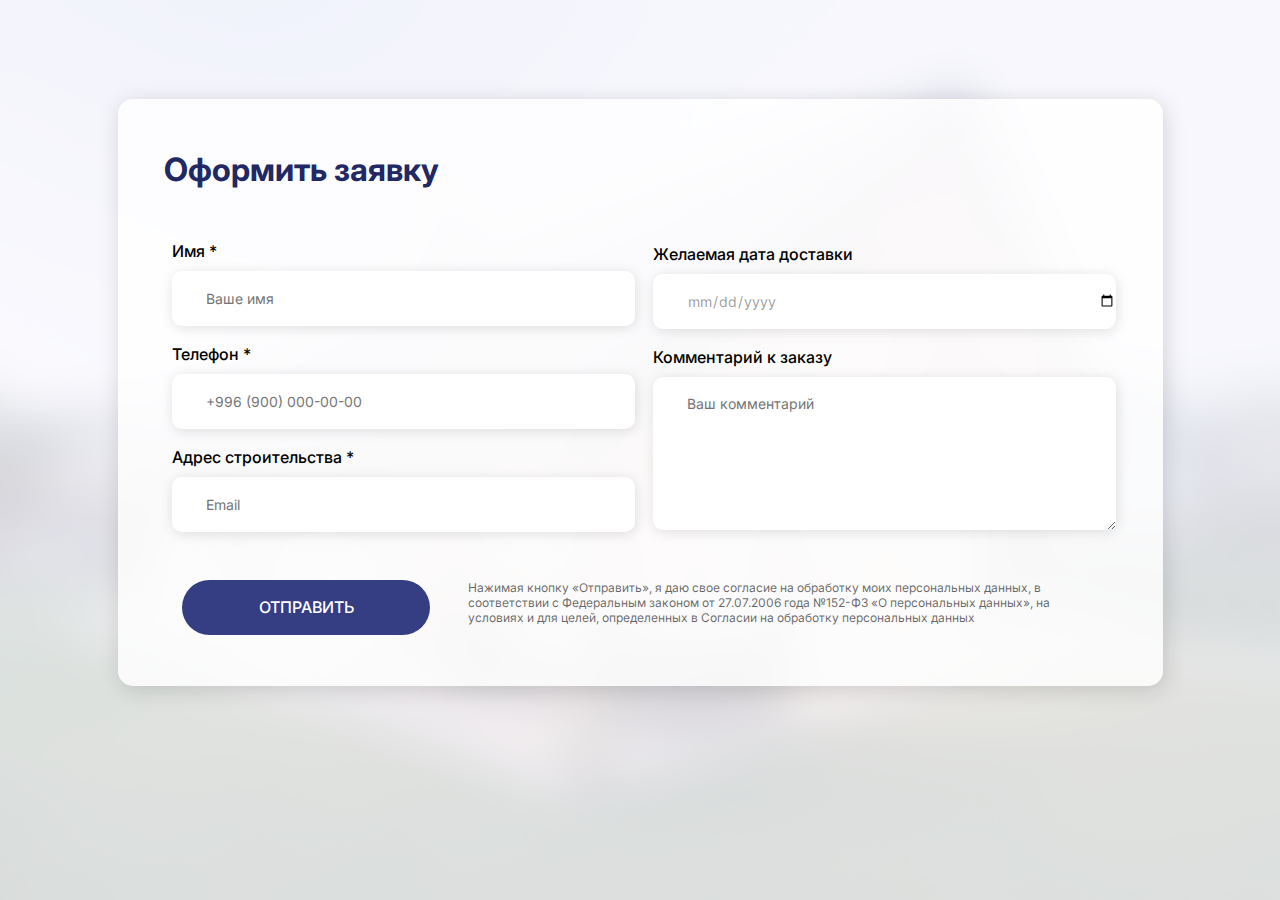
<file: request.html>
<!DOCTYPE html>
<html lang="en">
<head>
    <meta charset="UTF-8">
    <meta http-equiv="X-UA-Compatible" content="IE=edge">
    <meta name="viewport" content="width=1300, initial-scale=1.0">
    <link rel="stylesheet" href="css/request.css">
    <link rel="shortcut icon" href="icons/Logo.svg" type="image/x-icon">
    <script src="js/index.js" defer></script>
    <title>ДомСтрой</title>
</head>
<body>
    <main class="wrapper">
        <section class="wrapper__item item">
            <div class="request__block">
                <h1 class="request__title">
                    Оформить заявку
                </h1>
                <form class="form" action="index.html">
                    <div class="form__block">
                        <div class="lside">
                            <div class="input">
                                <h1 class="title">
                                    Имя *
                                </h1>
                                <input type="text" placeholder="Ваше имя" required>
                            </div>
                            <div class="input">
                                <h1 class="title">
                                    Телефон *
                                </h1>
                                <input type="tel" placeholder="+996 (900) 000-00-00" required>
                            </div>
                            <div class="input">
                                <h1 class="title">
                                    Адрес строительства *
                                </h1>
                                <input type="email" placeholder="Email" required>
                            </div>
                        </div>
                        <div class="rside">
                            <div class="input">
                                <h1 class="title">
                                    Желаемая дата доставки
                                </h1>
                                <input type="date" required>
                            </div>
                            <div class="input">
                                <h1 class="title">
                                    Комментарий к заказу
                                </h1>
                                <textarea name="comm" placeholder="Ваш комментарий" required></textarea>
                            </div>
                        </div>
                    </div>
                   <div class="buttons">
                        <input type="submit" value="Отправить">
                        <p class="subtitle">
                            Нажимая кнопку «Отправить», я даю свое согласие на обработку моих персональных данных, в соответствии с Федеральным законом от 27.07.2006 года №152-ФЗ «О персональных данных», на условиях и для целей, определенных в Согласии на обработку персональных данных
                        </p>
                   </div>
                    </div>
                </form>
            </div>
        </section>
    </main>
</body>
</html>
</file>
<file: css/style.css>
@import url('https://fonts.googleapis.com/css2?family=Inter:wght@100;200;300;400;500;600;700;800;900&display=swap');
* {
    padding: 0;
    margin: 0;
    box-sizing: border-box;
    list-style-type: none;
    outline: none;
    text-decoration: none;
    font-family: 'Inter', sans-serif;
}
:root{ 
    --block: calc(1vw + 1vh); 
} 
body {
    background: #F6F6F9E5;
    overflow-x: hidden;
}
.body_hidden {
    overflow: hidden;
}
.header {
    width: 100%;
}
.container {
    width: 100%;
    max-width: 1300px;
    margin: 0 auto;
    padding: 0 15px;
}
.header__container {
    padding-top: 46px;
}
.first-line__header {
    display: flex;
    justify-content: space-between;
    column-gap: 8px;
}
.logo-block {
    display: flex;
    flex-direction: column;
}
.header__name {
    font-weight: 600;
    font-size: 12px;
    line-height: 15px;
    letter-spacing: -0.02em;
    text-transform: uppercase;
    color: rgba(0, 0, 0, 0.7);
}
 /* font-size: calc(var(--block)*3.2); */ 
.header__text {
    font-weight: 400;
    font-size: 14px;
    line-height: 17px;
    color: rgba(0, 0, 0, 0.8);
}
.burger-menu {
    display: none;
}
.sim__header {
    font-weight: 700;
    font-size: 16px;
    line-height: 19px;
    color: #212864;
}
.order-block > button {
    width: 200px;
    height: 42px;
    border: 1px solid #212864;
    border-radius: 25px;
    font-weight: 700;
    font-size: 12px;
    line-height: 15px;
    text-transform: uppercase;
    background: none;
    transition: 1s;
}

.order-block > button:hover {
    transform: scale(1.1);
}
.order-block {
    display: flex;
    flex-direction: column;
    row-gap: 8px;
}

.header__menu__open {
    border: none;
    background: none;
    outline: none;
    cursor: pointer;
}

.all-icons__header {
    display: flex;
    justify-content: space-around;
}

.adress-number-block {
    display: flex;
    flex-direction: column;
    row-gap: 8px;
}

/* Second header container */
.header__sec-container {
    margin-top: 18px;
    height: 57px;
    background: #15193D;
    padding-top: 18px
}

.header__menu {
    display: flex;
    font-weight: 500;
    font-size: 14px;
    line-height: 17px;
    color: #FFFFFF;
    justify-content: space-between;
}

.header__menu > li:hover {
    transition: 1s;
    transform: translate(20px);
}

/* Third header container */
.header__third-container {
    height: 45px;
    background: #8C93D1;
    padding-top: 13px;
}
                                                                                        
/* 1st Section */
.item {
    background: url("../icons/Home.png") no-repeat center/cover;
}

.item__container {
    display: flex;
    flex-direction: column;
    row-gap: 16px;
    padding-top: 65px;
}

.item__title {
    width: 70%;
    font-weight: 700;
    font-size: 48px;
    line-height: 55px;
    color: #FFFFFF;
}

@media screen and (max-width: 991px) {
    .item__title {
        font-size: 36px;
    }
}

.item__subtitle {
    width: 40%;
    font-weight: 500;
    font-size: 16px;
    line-height: 20px;
    color: rgba(255, 255, 255, 0.8);
}

.item__button > button {
    width: 70px;
    height: 70px;
    border: 1px solid #A5A5A5;
    border-radius: 50%;
    background: none;
    transition: 1s;
}

.item__button > button:hover {
    transform: scale(1.3);
}

.item__bill {
    display: flex;
    align-items: center;
    font-weight: 500;
    font-size: 16px;
    line-height: 19px;
    color: #FFFFFF;
}

.item__button {
    display: flex;
    column-gap: 24px;
    padding-top: 60px;
    padding-bottom: 100px;
}

/* 3rd section */
.advantage {
    width: 100%;
    background: rgba(246, 246, 249, 0.8);
}

.advantage__container {
    padding-top: 84px;
}

.card-of-advantage__title {
    font-weight: 700;
    font-size: 42px;
    line-height: 51px;
    color: #202020;
}

.advantage__cards {
    display: flex;
    justify-content: space-between;
    padding-top: 15px;
}

.card-in-advantage {
    padding: 24px;
    width: 49%;
    display: flex;
    align-items: center;
    justify-content: space-between;
    background: rgba(255, 255, 255, 0.95);
    box-shadow: 2px 4px 13px rgba(0, 0, 0, 0.15);
    border-radius: 20px;
    transition: 1s;
}
@media screen and (max-width: 251px){
    .image-in-card{
        display: none;
    }
}

.card-in-advantage:hover {
    transform: scale(1.2);
}

.advantage__title {
    font-weight: 500;
    font-size: 20px;
    line-height: 21px;
    color: #000;
}

.advantage__subtitle {
    font-weight: 400;
    font-size: 14px;
    line-height: 17px;
    color: rgba(0, 0, 0, 0.6);
}

/* 4th section */
.vk {
    width: 100%;
}

.vk__title {
    font-weight: 400;
    font-size: 30px;
    line-height: 36px;
    color: #000000;
}

.text-vk {
    width: 50%;
    display: flex;
    flex-direction: column;
    row-gap: 28px;
}

.vk__subtitle {
    font-weight: 400;
    font-size: 14px;
    line-height: 17px;
    color: rgba(0, 0, 0, 0.6);
}

.vk__container__link {
    width: 50%;
    height: 100%;
    display: flex;
    justify-content: center;
    align-items: center;
}

.vk__container-button {
    background: #353D83;
    border-radius: 30px;
    height: 65px;
    font-weight: 700;
    font-size: 16px;
    line-height: 19px;
    text-transform: uppercase;
    transition: 1s;
    display: flex;
    justify-content: center;
    align-items: center;
    padding: 12px 24px;
}

.vk__container-button:hover{
    background: linear-gradient(red, orange);
    transform: scale(1.1);
}

.vk__container{
    display: flex;
    justify-content: space-between;
    align-items: center;
    padding-top: 111px;
    padding-bottom: 132px;
}

/* 5th section */
.connection-with-us {
    width: 100%;
    background: white;
}

.connection-with-us__container {
    display: flex;
    justify-content: space-between;
    padding-top: 179px;
    padding-bottom: 201px;
}

.image-connection {
    width: 49%;
}

.image-connection img {
    width: 100%;
    height: 400px;
    object-fit: cover;
}

.connection__title {
    width: 80%;
    font-weight: bolder;
    font-size: 30px;
    line-height: 36px;
    color: #000000;
}

.connection__subtitle {
    font-weight: 400;
    font-size: 16px;
    line-height: 19px;
    color: rgba(0, 0, 0, 0.6);
    width: 80%;
}

@media screen and (max-width: 991px) {
    .connection__subtitle {
        width: 100%;
    }

    .connection__title {
        width: 100%;
    }
}

.text-in-connection > button {
    border: 1px solid #FFB611;
    width: 143px;
    height: 143px;
    border-radius: 50%;
    background: none;
    font-weight: 700;
    font-size: 16px;
    line-height: 19px;
    text-align: center;
    transition: 1s;
}

.text-in-connection > button:hover {
    background: linear-gradient(yellow, red);
    transform: scale(1.1);
}

.text-in-connection {
    width: 49%;
    display: flex;
    font-size: calc(var(--block)/s3.2);
    flex-direction: column;
    row-gap: 26px;
}

/* 6th section */
.contacts {
    background: url('../icons/Rectangle\ 612.png');
    background-repeat: no-repeat;
    background-size: cover;
}

.contacts_blocks {
    display: flex;
}

.block__adress {
    display: flex;
    padding-left: 64px;
    flex-direction: column;
    row-gap: 15px;
    padding-top: 92px;
    width: 100%;
    height: 639px;
    background: rgba(255, 255, 255, 0.7);
}

.adress-contact__title {
    font-weight: 700;
    font-size: 22px;
    line-height: 27px;
    color: #000000;
}

.contact__title {
    font-weight: 700;
    font-size: 42px;
    line-height: 51px;
    text-transform: uppercase;
    color: #000000;
}

.adress-contact__subtitle {
    font-weight: 400;
    font-size: 16px;
    line-height: 19px;
    color: rgba(0, 0, 0, 0.8);
}

@media screen and (max-width: 371px){
    .contact__title, .adress-contact__subtitle{
        width: 100%;
    }
}

.adress-time__title {
    font-weight: 400;
    font-size: 16px;
    line-height: 19px;
    color: rgba(0, 0, 0, 0.8);
}

.text__title {
    font-weight: 700;
    font-size: 22px;
    line-height: 27px;
    color: #000000;
}

.text__numbers {
    font-weight: 700;
    font-size: 16px;
    line-height: 19px;
    text-transform: uppercase;
    color: #000000;
}

.domstroy__title {
    font-weight: 500;
    font-size: 16px;
    line-height: 20px;
    color: #000000;
}

.domstroy > button {
    margin-top: 50px;
    background: #FFC239;
    box-shadow: 0px 4px 6px rgba(0, 0, 0, 0.1);
    border-radius: 30px;
    width: 250px;
    height: 55px;
    font-weight: 700;
    font-size: 16px;
    line-height: 19px;
    text-transform: uppercase;
    border: none;
    transition: 1s;
}

.domstroy > button:hover {
    transform: scale(1.1);
}

.text {
    padding-top: 53px;
    display: flex;
    flex-direction: column;
    row-gap: 19px;
}

.all-icons__contacts {
    display: flex;
    column-gap: 10px;
    padding-top: 10px;
}

.domstroy {
    padding-top: 93px;
    display: flex;
    flex-direction: column;
    padding-left: 93px;
}

/* footer */
.footer {
    width: 100%;
    background: #22242E;
}

.footer__container {
    padding-top: 40px;
    display: flex;
    justify-content: space-between;
    padding-bottom: 80px;
}

.column {
    display: flex;
    flex-direction: column;
    row-gap: 18px;
    column-gap: 12px;
}

.item__column {
    font-weight: 600;
    font-size: 18px;
    line-height: 22px;
    color: #FFFFFF;
}

.subtitle__column {
    padding-top: 11px;
    font-weight: 500;
    font-size: 14px;
    line-height: 17px;
    color: #FFFFFF;
}

.buttons-in-footer > button {
    border: 1px solid #FFC239;
    border-radius: 37px;
    font-weight: 700;
    font-size: 14px;
    line-height: 19px;
    text-align: center;
    background: none;
    width: 250px;
    height: 74px;
    transition: 1s;
}

.buttons-in-footer > button:hover {
    background: yellow;
    transform: scale(1.2);
}

.title__calculator {
    width: 205px
}

.buttons-in-footer {
    display: flex;
    flex-direction: column;
    row-gap: 14px;
}


/* Mobile header*/

.mobile-header {
    position: fixed;
    z-index: 5;
    top: 0;
    bottom: 0;
    left: 100%;
    width: 100%;
    background: white;
    padding-top: 30px;
    transition: .5s;
}

.mobile-header-open {
    left: 0;
}

.mobile__header-head {
    display: flex;
    justify-content: space-between;
    align-items: center;
}

.mobile__logo-block .header__logo img {
    width: 170px;
    height: 52px;
    object-fit: cover;
}

.mobile-header-close {
    background: none;
    border: none;
    outline: none;
    cursor: pointer;
}

.mobile__header_menu {
    padding-top: 56px;
    padding-bottom: 35px;
    display: flex;
    flex-direction: column;
    row-gap: 24px;
}

.mobile__header_menu-item {
    font-family: 'Inter', sans-serif;
    font-style: normal;
    font-weight: 800;
    font-size: 20px;
    line-height: 24px;
    color: #212864;
}

.mobile__header_about {
    display: flex;
    flex-direction: column;
    padding-top: 19px;
}

.mobile__header_about-item {
    font-family: 'Inter', sans-serif;
    font-style: normal;
    font-weight: 400;
    font-size: 14px;
    line-height: 17px;
    color: rgba(0, 0, 0, 0.8);
    margin-bottom: 18px;
}

.mobile__header_about-item:nth-child(2) {
    margin-bottom: 0;
}

.mobile__header_about-number {
    font-family: 'Inter', sans-serif;
    font-style: normal;
    font-weight: 700;
    font-size: 14px;
    line-height: 17px;
    text-transform: uppercase;
    color: #212864;
    margin-bottom: 9px;
}

.mobile__all-icons__header {
    padding-top: 12px;
}

@media(max-width: 656px){
    .vk__container{
        flex-direction: column;
        row-gap: 20px;
    }
    .image-connection{
        display: none;
    }
    .text-in-connection{
        padding-left: 75px;
    }
    .contacts_blocks{
        flex-direction: column;
    }
    .domstroy > button{
        display: none;
    }
    .all-icons__contacts{
        justify-content: space-around;
    }
}
/* Mobile header end*/
</file>
<file: css/media.css>
@media (max-width: 991px) {


}

@media (max-width: 767px) {
    .burger-menu, .adress-number-block, .adress-number-block, .order-block,
    .header__sec-container, .header__third-container {
        display: none;
    }

    .card-in-advantage {
        width: 100%;
    }

    .advantage__cards {
        flex-wrap: wrap;
        row-gap: 14px;
    }

    .item__title {
        width: 100%;
    }

    .item__subtitle {
        width: 100%;
    }

    .footer__container {
        flex-direction: column;
        align-items: center;
        flex-wrap: wrap;
        row-gap: 60px;
    }

    .column {
        align-items: center;
        row-gap: 15px;
    }
}

@media (max-width: 576px) {

}

@media (min-width: 768px ) {
    .header__menu__open {
        display: none;
    }

    .mobile-header {
        display: none;
    }
}
</file>
<file: css/alcove.css>
@import url('https://fonts.googleapis.com/css2?family=Inter:wght@100;200;300;400;500;600;700;800;900&display=swap');
* {
    padding: 0;
    margin: 0;
    box-sizing: border-box;
    list-style-type: none;
    outline: none;
    text-decoration: none;
    font-family: 'Inter', sans-serif;
}
body {
    background: #F6F6F9E5;
    overflow-x: hidden;
}
.body_hidden {
    overflow: hidden;
}
.header {
    width: 100%;
}
.container {
    width: 100%;
    max-width: 1300px;
    margin: 0 auto;
    padding: 0 15px;
}
.header__container {
    padding-top: 46px;
}
.first-line__header {
    display: flex;
    justify-content: space-between;
    column-gap: 8px;
}
.logo-block {
    display: flex;
    flex-direction: column;
}
.header__name {
    font-weight: 600;
    font-size: 12px;
    line-height: 15px;
    letter-spacing: -0.02em;
    text-transform: uppercase;
    color: rgba(0, 0, 0, 0.7);
}
.header__text {
    font-weight: 400;
    font-size: 14px;
    line-height: 17px;
    color: rgba(0, 0, 0, 0.8);
}
.burger-menu {
    display: none;
}
.sim__header {
    font-weight: 700;
    font-size: 16px;
    line-height: 19px;
    color: #212864;
}
.order-block > button {
    width: 200px;
    height: 42px;
    border: 1px solid #212864;
    border-radius: 25px;
    font-weight: 700;
    font-size: 12px;
    line-height: 15px;
    text-transform: uppercase;
    background: none;
    transition: 1s;
}

.order-block > button:hover {
    transform: scale(1.1);
}
.order-block {
    display: flex;
    flex-direction: column;
    row-gap: 8px;
}

.header__menu__open {
    border: none;
    background: none;
    outline: none;
    cursor: pointer;
}

.all-icons__header {
    display: flex;
    justify-content: space-around;
}

.adress-number-block {
    display: flex;
    flex-direction: column;
    row-gap: 8px;
}

/* Second header container */
.header__sec-container {
    margin-top: 18px;
    height: 57px;
    background: #15193D;
    padding-top: 18px
}

.header__menu {
    display: flex;
    font-weight: 500;
    font-size: 14px;
    line-height: 17px;
    color: #FFFFFF;
    justify-content: space-between;
}

.header__menu > li:hover {
    transition: 1s;
    transform: translate(20px);
}

/* Third header container */
.header__third-container {
    height: 45px;
    background: #8C93D1;
    padding-top: 13px;
}
  
/* 1st section */
.item{
    width: 100%;
}
.pwd{
    padding-top: 52px;
    display: flex;
    column-gap: 12px;
}
.pwd__p{
    font-weight: 400;
    font-size: 12px;
    line-height: 15px;
    color: rgba(0, 0, 0, 0.8);
}
.item__title{
    font-weight: 700;
    font-size: 46px;
    line-height: 56px;
    color: #000000;
}
.item__subtitle{
    width: 1168px;
    font-weight: 400;
    font-size: 16px;
    line-height: 20px;
    color: rgba(32, 32, 32, 0.8);
}
.item__text{
    display: flex;
    flex-direction: column;
    row-gap: 18px;
}
.card{
    width: 22.65%;
    background: #FFFFFF;
    box-shadow: 3px 4px 17px rgba(0, 0, 0, 0.12);
    border-radius: 5px;
    display: flex;
    flex-direction: column;
    row-gap: 18px;
    transition: 1s;
}
.card:hover{
    transform: scale(1.1);
}
.cards__container{
    display: flex;
    flex-direction: column;
    padding-top: 37px;
    row-gap: 24px;
    padding-bottom: 120px;
}
.three__cards{
    display: flex;
    justify-content: space-around;
}
.card__image{
    width: 280px;
    height: 184px;
}
.card__title{
    font-weight: 700;
    font-size: 18px;
    line-height: 20px;
    color: #000000;
    text-align: center;
}
.price{
    font-weight: 700;
    font-size: 26px;
    line-height: 31px;
    color: #000000;
    text-align: center;
    padding-bottom: 37px;
}
.card__subtitle{
    display: flex;
    justify-content: space-around;
}
/* 2nd section */
.sale{
    width: 100%;
    background: url('../icons/Rectangle\ 641\ \(1\).png');
    background-position: center;
    background-repeat: no-repeat;
    background-size: cover;
}
.sale__container{
    display: flex;
    align-items: center;
    justify-content: space-around;
    padding-bottom: 124px;
}
.sale__text{
    display: flex;
    flex-direction: column;
    row-gap: 28px;
}
.sale__title{
    padding-top: 82px;
    width: 599px;
    font-weight: 400;
    font-size: 30px;
    line-height: 36px;
    color: #000000;
}
.sale__title > span{
    font-weight: bolder;
    font-size: 30px;
    line-height: 36px;
    color: #000000;
}
.sale__subtitle{
    font-weight: 400;
    font-size: 14px;
    line-height: 17px;
    color: rgba(0, 0, 0, 0.6);
    width: 488px;
}
.sale__button > button{
    background: #353D83;
    border-radius: 30px;
    width: 427px;
    height: 65px;
    border: none;
    font-weight: 700;
    font-size: 16px;
    line-height: 19px;
    text-transform: uppercase;
    color: #FFFFFF;
    transition: 1s;
}
.sale__button > button:hover{
    transform: scale(1.1);
}
/* footer */
.footer{
    width: 100%;
    background: #22242E;
}
.footer__container{
    padding-top: 40px;
    display: flex;
    justify-content: space-around;
    padding-bottom: 80px;
}
.column{
    display: flex;
    flex-direction: column;
    row-gap: 18px;
}
.item__column{
    font-weight: 600;
    font-size: 18px;
    line-height: 22px;
    color: #FFFFFF;
}
.subtitle__column{
    padding-top: 11px;
    font-weight: 500;
    font-size: 14px;
    line-height: 17px;
    color: #FFFFFF;
    width: 118px;
}
.buttons-in-footer > button{
    border: 1px solid #FFC239;
    border-radius: 37px;    
    font-weight: 700;
    font-size: 14px;
    line-height: 19px;
    text-align: center;
    background: none;
    width: 250px;
    height: 74px;
    transition: 1s;
}
.buttons-in-footer > button:hover{
    background: yellow;
    transform: scale(1.2);
}
.title__calculator{
    width: 205px
}
.buttons-in-footer{
    display: flex;
    flex-direction: column;
    row-gap: 14px;
}
</file>
<file: css/bath.css>
@import url('https://fonts.googleapis.com/css2?family=Inter:wght@100;200;300;400;500;600;700;800;900&display=swap');
* {
    padding: 0;
    margin: 0;
    box-sizing: border-box;
    list-style-type: none;
    outline: none;
    text-decoration: none;
    font-family: 'Inter', sans-serif;
}
body {
    background: #F6F6F9E5;
    overflow-x: hidden;
}
.body_hidden {
    overflow: hidden;
}
.header {
    width: 100%;
}
.container {
    width: 100%;
    max-width: 1300px;
    margin: 0 auto;
    padding: 0 15px;
}
.header__container {
    padding-top: 46px;
}
.first-line__header {
    display: flex;
    justify-content: space-between;
    column-gap: 8px;
}
.logo-block {
    display: flex;
    flex-direction: column;
}
.header__name {
    font-weight: 600;
    font-size: 12px;
    line-height: 15px;
    letter-spacing: -0.02em;
    text-transform: uppercase;
    color: rgba(0, 0, 0, 0.7);
}
.header__text {
    font-weight: 400;
    font-size: 14px;
    line-height: 17px;
    color: rgba(0, 0, 0, 0.8);
}
.burger-menu {
    display: none;
}
.sim__header {
    font-weight: 700;
    font-size: 16px;
    line-height: 19px;
    color: #212864;
}
.order-block > button {
    width: 200px;
    height: 42px;
    border: 1px solid #212864;
    border-radius: 25px;
    font-weight: 700;
    font-size: 12px;
    line-height: 15px;
    text-transform: uppercase;
    background: none;
    transition: 1s;
}

.order-block > button:hover {
    transform: scale(1.1);
}
.order-block {
    display: flex;
    flex-direction: column;
    row-gap: 8px;
}

.header__menu__open {
    border: none;
    background: none;
    outline: none;
    cursor: pointer;
}

.all-icons__header {
    display: flex;
    justify-content: space-around;
}

.adress-number-block {
    display: flex;
    flex-direction: column;
    row-gap: 8px;
}

/* Second header container */
.header__sec-container {
    margin-top: 18px;
    height: 57px;
    background: #15193D;
    padding-top: 18px
}

.header__menu {
    display: flex;
    font-weight: 500;
    font-size: 14px;
    line-height: 17px;
    color: #FFFFFF;
    justify-content: space-between;
}

.header__menu > li:hover {
    transition: 1s;
    transform: translate(20px);
}

/* Third header container */
.header__third-container {
    height: 45px;
    background: #8C93D1;
    padding-top: 13px;
}
   
/* 1st section */
.item{
    width: 100%;
}
.pwd{
    padding-top: 52px;
    display: flex;
    column-gap: 12px;
}
.pwd__p{
    font-weight: 400;
    font-size: 12px;
    line-height: 15px;
    color: rgba(0, 0, 0, 0.8);
}
.item__title{
    font-weight: 700;
    font-size: 46px;
    line-height: 56px;
    color: #000000;
}
.item__subtitle{
    width: 1168px;
    font-weight: 400;
    font-size: 16px;
    line-height: 20px;
    color: rgba(32, 32, 32, 0.8);
}
.item__text{
    display: flex;
    flex-direction: column;
    row-gap: 18px;
}
.card{
    width: 22.65%;
    background: #FFFFFF;
    box-shadow: 3px 4px 17px rgba(0, 0, 0, 0.12);
    border-radius: 5px;
    display: flex;
    flex-direction: column;
    row-gap: 18px;
    transition: 1s;
}
.card:hover{
    transform: scale(1.1);
}
.cards__container{
    display: flex;
    flex-direction: column;
    padding-top: 37px;
    row-gap: 24px;
    padding-bottom: 120px;
}
.three__cards{
    display: flex;
    justify-content: space-around;
}
.card__image{
    width: 280px;
    height: 184px;
}
.card__title{
    font-weight: 700;
    font-size: 18px;
    line-height: 20px;
    color: #000000;
    text-align: center;
}
.price{
    font-weight: 700;
    font-size: 26px;
    line-height: 31px;
    color: #000000;
    text-align: center;
    padding-bottom: 37px;
}
.card__subtitle{
    display: flex;
    justify-content: space-around;
}
/* 2nd section */
.sale{
    width: 100%;
    background: url('../icons/Rectangle\ 641\ \(1\).png');
    background-position: center;
    background-repeat: no-repeat;
    background-size: cover;
}
.sale__container{
    display: flex;
    align-items: center;
    justify-content: space-around;
    padding-bottom: 124px;
}
.sale__text{
    display: flex;
    flex-direction: column;
    row-gap: 28px;
}
.sale__title{
    padding-top: 82px;
    width: 599px;
    font-weight: 400;
    font-size: 30px;
    line-height: 36px;
    color: #000000;
}
.sale__title > span{
    font-weight: bolder;
    font-size: 30px;
    line-height: 36px;
    color: #000000;
}
.sale__subtitle{
    font-weight: 400;
    font-size: 14px;
    line-height: 17px;
    color: rgba(0, 0, 0, 0.6);
    width: 488px;
}
.sale__button > button{
    background: #353D83;
    border-radius: 30px;
    width: 427px;
    height: 65px;
    border: none;
    font-weight: 700;
    font-size: 16px;
    line-height: 19px;
    text-transform: uppercase;
    color: #FFFFFF;
    transition: 1s;
}
.sale__button > button:hover{
    transform: scale(1.1);
}
/* footer */
.footer{
    width: 100%;
    background: #22242E;
}
.footer__container{
    padding-top: 40px;
    display: flex;
    justify-content: space-around;
    padding-bottom: 80px;
}
.column{
    display: flex;
    flex-direction: column;
    row-gap: 18px;
}
.item__column{
    font-weight: 600;
    font-size: 18px;
    line-height: 22px;
    color: #FFFFFF;
}
.subtitle__column{
    padding-top: 11px;
    font-weight: 500;
    font-size: 14px;
    line-height: 17px;
    color: #FFFFFF;
    width: 118px;
}
.buttons-in-footer > button{
    border: 1px solid #FFC239;
    border-radius: 37px;    
    font-weight: 700;
    font-size: 14px;
    line-height: 19px;
    text-align: center;
    background: none;
    width: 250px;
    height: 74px;
    transition: 1s;
}
.buttons-in-footer > button:hover{
    background: yellow;
    transform: scale(1.2);
}
.title__calculator{
    width: 205px
}
.buttons-in-footer{
    display: flex;
    flex-direction: column;
    row-gap: 14px;
}
</file>
<file: css/calculate_price.css>
@import url('https://fonts.googleapis.com/css2?family=Inter&display=swap'); 
*{ 
    padding: 0; 
    margin: 0; 
    box-sizing: border-box; 
    list-style-type: none; 
    outline: none; 
    text-decoration: none; 
    font-family: 'Inter', sans-serif;
} 
.wrapper{
    width: 100%;
    background: url('../icons/Rectangle\ 641\ \(1\).png');
    background-repeat: no-repeat;
    background-size: cover;
    background-position: center center;
    min-height: 100vh;
}
.wrapper__item{
    display: flex;
    justify-content: center;
    align-items: center;
}
.calculate{
    margin-top: 29px;
    background: rgba(255, 255, 255, 0.8);
    box-shadow: 2px 4px 22px rgba(0, 0, 0, 0.15);
    border-radius: 15px;
    width: 1045px;
    height: 793px;
    margin-bottom: 35px;
    display: flex;
    justify-content: center;
    align-items: center;
    justify-content: space-around;
}
.item__title{
    font-weight: 700;
    font-size: 32px;
    line-height: 39px;
    color: #212864;
    padding-bottom: 34px;
}
.title{
    font-weight: 500;
    font-size: 16px;
    line-height: 19px;
    color: #000000;
}
.item__all{
    display: flex;
    flex-direction: column;
    row-gap: 10px;
}
.item__img{
    display: flex;
    flex-direction: column;
    row-gap: 10px;  
}
.select__building{
    padding-left: 34px;
    width: 463px;
    height: 55px;
    background: #FFFFFF;
    box-shadow: 1px 2px 13px rgba(0, 0, 0, 0.12);
    border-radius: 10px;
    font-weight: 400;
    font-size: 14px;
    line-height: 17px;
    color: rgba(0, 0, 0, 0.8);
    border: none;
}
.item__size > h1 > input{
    width: 74px;
    height: 55px;
    background: #FFFFFF;
    box-shadow: 1px 2px 13px rgba(0, 0, 0, 0.12);
    border-radius: 10px;
    border: none;
    font-weight: 500;
    font-size: 14px;
    line-height: 17px;
    color: rgba(0, 0, 0, 0.8);
    text-align: center;
}
.item__size{
    display: flex;
    flex-direction: column;
    row-gap: 10px;
}
.item__size > h1{
    font-weight: 500;
    font-size: 14px;
    line-height: 17px;
    color: rgba(0, 0, 0, 0.8);
}
label{
    width: 463px;
    height: 55px;
    background: #FFFFFF;
    box-shadow: 1px 2px 13px rgba(0, 0, 0, 0.12);
    border-radius: 10px;
    display: flex;
    cursor: pointer;
}
.dow_in > input {
    opacity: 0;
}
.dow_in > p{
    overflow: hidden;
    position: absolute;
    padding-top: 7px;
    padding-left: 30px;
}
.dow_in{
    width: 176px;
    height: 33px;
    background: #FFFFFF;
    border: 1px solid rgba(0, 0, 0, 0.1);
    border-radius: 15px;
    font-weight: 400;
    font-size: 12px;
    line-height: 15px;
    color: rgba(0, 0, 0, 0.4);
}
label{
    display: flex;
    align-items: center;
    justify-content: center;
}
.choice{
    width: 463px;
    height: 55px;
    background: #FFFFFF;
    box-shadow: 1px 2px 13px rgba(0, 0, 0, 0.12);
    border-radius: 10px;
    font-weight: 400;
    font-size: 14px;
    line-height: 17px;
    color: rgba(0, 0, 0, 0.8);
    padding-left: 34px;
    border: none;
}
.first-column__item{
    display: flex;
    flex-direction: column;
    row-gap: 20px;
}
.first-column__item > a > input{
    width: 250px;
    height: 60px;
    background: #353D83;
    border-radius: 30px;
    border: none;
    font-weight: 500;
    font-size: 16px;
    line-height: 19px;
    text-transform: uppercase;
    color: #FFFFFF;
}
</file>
<file: css/change_house.css>
@import url('https://fonts.googleapis.com/css2?family=Inter:wght@100;200;300;400;500;600;700;800;900&display=swap');
* {
    padding: 0;
    margin: 0;
    box-sizing: border-box;
    list-style-type: none;
    outline: none;
    text-decoration: none;
    font-family: 'Inter', sans-serif;
}
body {
    background: #F6F6F9E5;
    overflow-x: hidden;
}
.body_hidden {
    overflow: hidden;
}
.header {
    width: 100%;
}
.container {
    width: 100%;
    max-width: 1300px;
    margin: 0 auto;
    padding: 0 15px;
}
.header__container {
    padding-top: 46px;
}
.first-line__header {
    display: flex;
    justify-content: space-between;
    column-gap: 8px;
}
.logo-block {
    display: flex;
    flex-direction: column;
}
.header__name {
    font-weight: 600;
    font-size: 12px;
    line-height: 15px;
    letter-spacing: -0.02em;
    text-transform: uppercase;
    color: rgba(0, 0, 0, 0.7);
}
.header__text {
    font-weight: 400;
    font-size: 14px;
    line-height: 17px;
    color: rgba(0, 0, 0, 0.8);
}
.burger-menu {
    display: none;
}
.sim__header {
    font-weight: 700;
    font-size: 16px;
    line-height: 19px;
    color: #212864;
}
.order-block > button {
    width: 200px;
    height: 42px;
    border: 1px solid #212864;
    border-radius: 25px;
    font-weight: 700;
    font-size: 12px;
    line-height: 15px;
    text-transform: uppercase;
    background: none;
    transition: 1s;
}

.order-block > button:hover {
    transform: scale(1.1);
}
.order-block {
    display: flex;
    flex-direction: column;
    row-gap: 8px;
}

.header__menu__open {
    border: none;
    background: none;
    outline: none;
    cursor: pointer;
}

.all-icons__header {
    display: flex;
    justify-content: space-around;
}

.adress-number-block {
    display: flex;
    flex-direction: column;
    row-gap: 8px;
}

/* Second header container */
.header__sec-container {
    margin-top: 18px;
    height: 57px;
    background: #15193D;
    padding-top: 18px
}

.header__menu {
    display: flex;
    font-weight: 500;
    font-size: 14px;
    line-height: 17px;
    color: #FFFFFF;
    justify-content: space-between;
}

.header__menu > li:hover {
    transition: 1s;
    transform: translate(20px);
}

/* Third header container */
.header__third-container {
    height: 45px;
    background: #8C93D1;
    padding-top: 13px;
}

/* 1st section */
.item{
    width: 100%;
}
.pwd{
    padding-top: 52px;
    display: flex;
    column-gap: 12px;
}
.pwd__p{
    font-weight: 400;
    font-size: 12px;
    line-height: 15px;
    color: rgba(0, 0, 0, 0.8);
}
.item__title{
    font-weight: 700;
    font-size: 46px;
    line-height: 56px;
    color: #000000;
}
.item__subtitle{
    width: 1168px;
    font-weight: 400;
    font-size: 16px;
    line-height: 20px;
    color: rgba(32, 32, 32, 0.8);
}
.item__text{
    display: flex;
    flex-direction: column;
    row-gap: 18px;
}
.card{
    width: 22.65%;
    background: #FFFFFF;
    box-shadow: 3px 4px 17px rgba(0, 0, 0, 0.12);
    border-radius: 5px;
    display: flex;
    flex-direction: column;
    row-gap: 18px;
    transition: 1s;
}
.card:hover{
    transform: scale(1.1);
}
.cards__container{
    display: flex;
    flex-direction: column;
    padding-top: 37px;
    row-gap: 24px;
    padding-bottom: 120px;
}
.three__cards{
    display: flex;
    justify-content: space-around;
}
.card__image{
    width: 280px;
    height: 184px;
}
.card__title{
    font-weight: 700;
    font-size: 18px;
    line-height: 20px;
    color: #000000;
    text-align: center;
}
.price{
    font-weight: 700;
    font-size: 26px;
    line-height: 31px;
    color: #000000;
    text-align: center;
    padding-bottom: 37px;
}
.card__subtitle{
    display: flex;
    justify-content: space-around;
}

/* 2nd section */
.sale{
    width: 100%;
    background: url('../icons/Rectangle\ 641\ \(1\).png');
    background-position: center;
    background-repeat: no-repeat;
    background-size: cover;
}
.sale__container{
    display: flex;
    align-items: center;
    justify-content: space-around;
    padding-bottom: 124px;
}
.sale__text{
    display: flex;
    flex-direction: column;
    row-gap: 28px;
}
.sale__title{
    padding-top: 82px;
    width: 599px;
    font-weight: 400;
    font-size: 30px;
    line-height: 36px;
    color: #000000;
}
.sale__title > span{
    font-weight: bolder;
    font-size: 30px;
    line-height: 36px;
    color: #000000;
}
.sale__subtitle{
    font-weight: 400;
    font-size: 14px;
    line-height: 17px;
    color: rgba(0, 0, 0, 0.6);
    width: 488px;
}
.sale__button > button{
    background: #353D83;
    border-radius: 30px;
    width: 427px;
    height: 65px;
    border: none;
    font-weight: 700;
    font-size: 16px;
    line-height: 19px;
    text-transform: uppercase;
    color: #FFFFFF;
    transition: 1s;
}
.sale__button > button:hover{
    transform: scale(1.1);
}
/* footer */
.footer{
    width: 100%;
    background: #22242E;
}
.footer__container{
    padding-top: 40px;
    display: flex;
    justify-content: space-around;
    padding-bottom: 80px;
}
.column{
    display: flex;
    flex-direction: column;
    row-gap: 18px;
}
.item__column{
    font-weight: 600;
    font-size: 18px;
    line-height: 22px;
    color: #FFFFFF;
}
.subtitle__column{
    padding-top: 11px;
    font-weight: 500;
    font-size: 14px;
    line-height: 17px;
    color: #FFFFFF;
    width: 118px;
}
.buttons-in-footer > button{
    border: 1px solid #FFC239;
    border-radius: 37px;    
    font-weight: 700;
    font-size: 14px;
    line-height: 19px;
    text-align: center;
    background: none;
    width: 250px;
    height: 74px;
    transition: 1s;
}
.buttons-in-footer > button:hover{
    background: yellow;
    transform: scale(1.2);
}
.title__calculator{
    width: 205px
}
.buttons-in-footer{
    display: flex;
    flex-direction: column;
    row-gap: 14px;
}
</file>
<file: css/contacts.css>
@import url('https://fonts.googleapis.com/css2?family=Inter:wght@100;200;300;400;500;600;700;800;900&display=swap');
* {
    padding: 0;
    margin: 0;
    box-sizing: border-box;
    list-style-type: none;
    outline: none;
    text-decoration: none;
    font-family: 'Inter', sans-serif;
}
body {
    background: #F6F6F9E5;
    overflow-x: hidden;
}
.body_hidden {
    overflow: hidden;
}
.header {
    width: 100%;
}
.container {
    width: 100%;
    max-width: 1300px;
    margin: 0 auto;
    padding: 0 15px;
}
.header__container {
    padding-top: 46px;
}
.first-line__header {
    display: flex;
    justify-content: space-between;
    column-gap: 8px;
}
.logo-block {
    display: flex;
    flex-direction: column;
}
.header__name {
    font-weight: 600;
    font-size: 12px;
    line-height: 15px;
    letter-spacing: -0.02em;
    text-transform: uppercase;
    color: rgba(0, 0, 0, 0.7);
}
.header__text {
    font-weight: 400;
    font-size: 14px;
    line-height: 17px;
    color: rgba(0, 0, 0, 0.8);
}
.burger-menu {
    display: none;
}
.sim__header {
    font-weight: 700;
    font-size: 16px;
    line-height: 19px;
    color: #212864;
}
.order-block > button {
    width: 200px;
    height: 42px;
    border: 1px solid #212864;
    border-radius: 25px;
    font-weight: 700;
    font-size: 12px;
    line-height: 15px;
    text-transform: uppercase;
    background: none;
    transition: 1s;
}

.order-block > button:hover {
    transform: scale(1.1);
}
.order-block {
    display: flex;
    flex-direction: column;
    row-gap: 8px;
}

.header__menu__open {
    border: none;
    background: none;
    outline: none;
    cursor: pointer;
}

.all-icons__header {
    display: flex;
    justify-content: space-around;
}

.adress-number-block {
    display: flex;
    flex-direction: column;
    row-gap: 8px;
}

/* Second header container */
.header__sec-container {
    margin-top: 18px;
    height: 57px;
    background: #15193D;
    padding-top: 18px
}

.header__menu {
    display: flex;
    font-weight: 500;
    font-size: 14px;
    line-height: 17px;
    color: #FFFFFF;
    justify-content: space-between;
}

.header__menu > li:hover {
    transition: 1s;
    transform: translate(20px);
}

/* Third header container */
.header__third-container {
    height: 45px;
    background: #8C93D1;
    padding-top: 13px;
}

/* 1st section */
.item{
    width: 100%;
    background: url('../icons/Rectangle\ 695\ \(1\).png');
    background-repeat: no-repeat;
    background-position: center center;
    background-size: cover;
}
.item__container{
    display: flex;
    justify-content: space-around;
    padding-bottom: 52px;
}
.left__side{
    display: flex;
    flex-direction: column;
    row-gap: 20px;
}
.pwd__p{
    font-weight: 400;
    font-size: 12px;
    line-height: 15px;
    color: rgba(0, 0, 0, 0.8);
}
.pwd{
    padding-top: 32px;
    display: flex;
    column-gap: 12px;
}
.lside__title{
    font-weight: 700;
    font-size: 52px;
    line-height: 63px;
    color: #000000;
}
.lside__subtitle{
    width: 528px;
    font-weight: 400;
    font-size: 16px;
    line-height: 20px;
    color: #000000;
}
.lside__button > a > button{
    border: 1px solid #212864;
    border-radius: 50%;
    width: 70px;
    height: 70px;
    background: none;
    transition: 1s;
}
.lside__button > a > button:hover{
    transform: scale(1.2);
}
.lside__button > h1{
    font-weight: 500;
    font-size: 16px;
    line-height: 19px;
    color: #212864;
}
.lside__button{
    display: flex;
    column-gap: 20px;
    align-items: center;
}
.lside__info{
    background: #536FA4;
    box-shadow: 2px 4px 20px rgba(0, 0, 0, 0.1);
    border-radius: 20px;
    width: 627px;
    height: 147px;
    display: flex;
    justify-content: center;
    align-items: center;
    justify-content: space-around;
    transition: 1s;
}
.lside__info:hover{
    transform: scale(1.2);
}
.info__title{
    font-weight: 500;
    font-size: 18px;
    line-height: 22px;
    color: rgba(255, 255, 255, 0.8);
}
.info__subtitle{
    font-style: normal;
    font-weight: 700;
    font-size: 20px;
    line-height: 24px;
    text-transform: uppercase;
    color: #FFFFFF;
}
.manager__info{
    display: flex;
    flex-direction: column;
    align-items: center;
}
.rside__title{
    font-weight: 700;
    font-size: 20px;
    line-height: 24px;
    color: #000000;
}
.rside__adress{
    padding-top: 69px;
    display: flex;
    flex-direction: column;
    row-gap: 18px;
}
.rside__email{
    display: flex;
    flex-direction: column;
    row-gap: 17px;
}
.rside__social-media{
    display: flex;
    flex-direction: column;
    row-gap: 18px;
}
.rside__subtitle{
    font-weight: 400;
    width: 263px;
    font-size: 16px;
    line-height: 20px;
    color: #000000;
}
.right__side{
    background: #FFFFFF;
    box-shadow: 8px 9px 25px rgba(0, 0, 0, 0.1);
    border-radius: 0px 0px 20px 20px;
    width: 532px;
    height: 538px;
    display: flex;
    flex-direction: column;
    row-gap: 55px;
    align-items: center;
    transition: 1s;
}
.right__side:hover{
    transform: translateY(20px);
}
/* footer */
.footer{
    width: 100%;
    background: #22242E;
}
.footer__container{
    padding-top: 40px;
    display: flex;
    justify-content: space-around;
    padding-bottom: 80px;
}
.column{
    display: flex;
    flex-direction: column;
    row-gap: 18px;
}
.item__column{
    font-weight: 600;
    font-size: 18px;
    line-height: 22px;
    color: #FFFFFF;
}
.subtitle__column{
    padding-top: 11px;
    font-weight: 500;
    font-size: 14px;
    line-height: 17px;
    color: #FFFFFF;
    width: 118px;
}
.buttons-in-footer > button{
    border: 1px solid #FFC239;
    border-radius: 37px;    
    font-weight: 700;
    font-size: 14px;
    line-height: 19px;
    text-align: center;
    background: none;
    width: 250px;
    height: 74px;
    transition: 1s;
}
.buttons-in-footer > button:hover{
    background: yellow;
    transform: scale(1.2);
}
.title__calculator{
    width: 205px
}
.buttons-in-footer{
    display: flex;
    flex-direction: column;
    row-gap: 14px;
}
</file>
<file: css/delivery.css>
@import url('https://fonts.googleapis.com/css2?family=Inter:wght@100;200;300;400;500;600;700;800;900&display=swap');
* {
    padding: 0;
    margin: 0;
    box-sizing: border-box;
    list-style-type: none;
    outline: none;
    text-decoration: none;
    font-family: 'Inter', sans-serif;
}
body {
    background: #F6F6F9E5;
    overflow-x: hidden;
}
.body_hidden {
    overflow: hidden;
}
.header {
    width: 100%;
}
.container {
    width: 100%;
    max-width: 1300px;
    margin: 0 auto;
    padding: 0 15px;
}
.header__container {
    padding-top: 46px;
}
.first-line__header {
    display: flex;
    justify-content: space-between;
    column-gap: 8px;
}
.mobile-header {
    position: fixed;
    z-index: 5;
    top: 0;
    bottom: 0;
    left: 100%;
    width: 100%;
    background: white;
    padding-top: 30px;
    transition: .5s;
}

.mobile-header-open {
    left: 0;
}

.mobile__header-head {
    display: flex;
    justify-content: space-between;
    align-items: center;
}

.mobile__logo-block .header__logo img {
    width: 170px;
    height: 52px;
    object-fit: cover;
}

.mobile-header-close {
    background: none;
    border: none;
    outline: none;
    cursor: pointer;
}

.mobile__header_menu {
    padding-top: 56px;
    padding-bottom: 35px;
    display: flex;
    flex-direction: column;
    row-gap: 24px;
}

.mobile__header_menu-item {
    font-family: 'Inter', sans-serif;
    font-style: normal;
    font-weight: 800;
    font-size: 20px;
    line-height: 24px;
    color: #212864;
}

.mobile__header_about {
    display: flex;
    flex-direction: column;
    padding-top: 19px;
}

.mobile__header_about-item {
    font-family: 'Inter', sans-serif;
    font-style: normal;
    font-weight: 400;
    font-size: 14px;
    line-height: 17px;
    color: rgba(0, 0, 0, 0.8);
    margin-bottom: 18px;
}

.mobile__header_about-item:nth-child(2) {
    margin-bottom: 0;
}

.mobile__header_about-number {
    font-family: 'Inter', sans-serif;
    font-style: normal;
    font-weight: 700;
    font-size: 14px;
    line-height: 17px;
    text-transform: uppercase;
    color: #212864;
    margin-bottom: 9px;
}

.mobile__all-icons__header {
    padding-top: 12px;
}

.logo-block {
    display: flex;
    flex-direction: column;
}
.header__name {
    font-weight: 600;
    font-size: 12px;
    line-height: 15px;
    letter-spacing: -0.02em;
    text-transform: uppercase;
    color: rgba(0, 0, 0, 0.7);
}
.header__text {
    font-weight: 400;
    font-size: 14px;
    line-height: 17px;
    color: rgba(0, 0, 0, 0.8);
}
.burger-menu {
    display: none;
}
.sim__header {
    font-weight: 700;
    font-size: 16px;
    line-height: 19px;
    color: #212864;
}
.order-block > button {
    width: 200px;
    height: 42px;
    border: 1px solid #212864;
    border-radius: 25px;
    font-weight: 700;
    font-size: 12px;
    line-height: 15px;
    text-transform: uppercase;
    background: none;
    transition: 1s;
}

.order-block > button:hover {
    transform: scale(1.1);
}
.order-block {
    display: flex;
    flex-direction: column;
    row-gap: 8px;
}

.header__menu__open {
    border: none;
    background: none;
    outline: none;
    cursor: pointer;
}

.all-icons__header {
    display: flex;
    justify-content: space-around;
}

.adress-number-block {
    display: flex;
    flex-direction: column;
    row-gap: 8px;
}

/* Second header container */
.header__sec-container {
    margin-top: 18px;
    height: 57px;
    background: #15193D;
    padding-top: 18px
}

.header__menu {
    display: flex;
    font-weight: 500;
    font-size: 14px;
    line-height: 17px;
    color: #FFFFFF;
    justify-content: space-around;
}

.header__menu > li:hover {
    transition: 1s;
    transform: translate(20px);
}

/* Third header container */
.header__third-container {
    height: 45px;
    background: #8C93D1;
    padding-top: 13px;
}
/* 1st section */
.item{
    width: 100%;
    background: url('../icons/Rectangle\ 695.png');
    background-repeat: no-repeat;
    background-size: cover;
    background-position: center center;
}
.item__pwd{
    display: flex;
    column-gap: 12px;
    padding-top: 37px;
}
.pwd_paragraph{
    font-weight: 400;
    font-size: 12px;
    line-height: 15px;
    color: rgba(0, 0, 0, 0.8);
}
.item__description{
    display: flex;
    flex-direction: column;
    row-gap: 12px;
}
.description__title{
    font-weight: 700;
    font-size: 46px;
    line-height: 56px;
    color: #000000;
}
.description__subtitle{
    font-weight: 400;
    width: 100%;
    font-size: 16px;
    line-height: 20px;
    color: rgba(32, 32, 32, 0.8);
}
.item__button{
    background: #536FA4;
    border-radius: 20px;
    max-width: 437px;
    width: 100%;
    height: 134px;
    transition: 0.5s; 
    display: flex;
    justify-content: center;
    align-items: center;
    justify-content: space-around;
    margin-top: 122px;  
}
.item__button:hover{
    transform: scale(1.1);
}
.button__title{
    font-weight: 800;
    font-size: 20px;
    line-height: 23px;
    color: #FFFFFF;
    width: 276px;
}
.item__button > button{
    background: rgba(255, 255, 255, 0.8);
    box-shadow: 2px 4px 24px rgba(0, 0, 0, 0.1);
    border-radius: 50%;
    width: 62px;
    height: 62px;
    border: none;
    transition: 1s;
}
.item__button > button:hover{
    transform: scale(1.2);
}
.item__text{
    display: flex;
    flex-direction: column;
    row-gap: 24px;
}
.item__container{
    display: flex;
    justify-content: space-around;
    padding-bottom: 96px;
}
/* 2nd section */
.map{
    width: 100%;
    background: #FFFFFF;
}
.map__yandex{
    border: 3px solid #435D8F;
    border-radius: 20px;
}
.map__container{
    display: flex;
    flex-direction: column;
    row-gap: 45px;
    padding-bottom: 84px;
}
.map__title{
    font-weight: 700;
    font-size: 42px;
    line-height: 51px;
    color: #000000;
    padding-top: 64px;
}
.map__subtitle{
    font-weight: 400;
    font-size: 16px;
    line-height: 20px;
    color: rgba(32, 32, 32, 0.8);
    width: 1100px;
}
.map__calculate{
    background: #435D8F;
    border-radius: 20px;
    width: 1201px;
    height: 124px; 
    display: flex;
    justify-content: center;
    align-items: center;
    justify-content: space-around;
}
.map__distance{
    display: flex;
}
.map__distance > h1{
    font-weight: 700;
    font-size: 24px;
    line-height: 29px;
    color: #FFFFFF;
}
.map__distance > h1 > input{
    background: none;
    border-width: 0px 0px 2px;
    font-weight: 700;
    font-size: 24px;
    line-height: 29px;
    color: #FFFFFF;
    width: 150px;
}
.map__price > h1{
    font-weight: 700;
    font-size: 24px;
    line-height: 29px;
    color: #FFFFFF;
}
.map__calculate > button{
    background: #FFFFFF;
    border-radius: 30px;
    color: #212864;
    border: none;
    font-weight: 700;
    font-size: 15px;
    line-height: 29px;
    width: 150px;
    height: 50px;
    transition: 1s;
}
.map__calculate > button:hover{
    transform: scale(1.2);
}
/* 3rd section */
.test{
    width: 100%;
    background: #F1F1F6;
}
.test__title{
    padding-top: 86px;
    font-weight: 700;
    font-size: 38px;
    line-height: 40px;
    color: #000000;
    width: 100%;
}
.test__subtitle{
    font-weight: 600;
    font-size: 22px;
    line-height: 27px;
    color: #536FA4;
}
.test__text{
    display: flex;
    flex-direction: column;
    row-gap: 17px;
}
.text__string{
    display: flex;
    column-gap: 22px;
}
.text__paragraph{
    font-weight: 500;
    font-size: 16px;
    line-height: 20px;
    color: #212864;
}
.test__example{
    font-weight: 600;
    font-size: 18px;
    line-height: 22px;
    color: #212864;
}
.test__images{
    display: flex;
    justify-content: space-around;
}
.test__img{
    width: 100%;
    height: auto;
}
.test__img:hover{
    transform: scale(1.1);
    transition: 1s;
}
.test__container{
    display: flex;
    flex-direction: column;
    row-gap: 31px;
}
.img__title{
    font-weight: 700;
    font-size: 22px;
    line-height: 27px;
    color: #000000;
    text-align: center;
    padding-bottom: 105px;
}
/* 4th section */
.area{
    width: 100%;
    background: #435D8F;
}
.area__title{
    padding-top: 64px;
    font-weight: bolder;
    width: 659px;
    font-size: 36px;
    line-height: 44px;
    color: #FFFFFF;
}
.area__in{
    font-weight: 400;
    font-size: 36px;
    line-height: 44px;
    color: #FFFFFF;
}
.area__subtitle{
    width: 691px;
    font-weight: 400;
    font-size: 16px;
    line-height: 20px;
    color: rgba(255, 255, 255, 0.8);
}
.area__forms > input{
    background: rgba(255, 255, 255, 0.9);
    box-shadow: 2px 4px 15px rgba(0, 0, 0, 0.15);
    border-radius: 15px;
    width: 374.56px;
    height: 70px;
    border: none;
    font-weight: 500;
    font-size: 16px;
    line-height: 20px;
    color: #212864;
    padding-left: 45px;
    transition: 1s;
}
.area__forms > input:hover{
    transform: scale(1.2);
}
.area__forms{
    display: flex;
    justify-content: space-around;
}
.area__inputs > input{
    background: #FFC239;
    border-radius: 30px;
    width: 300px;
    height: 65px;
    font-weight: 700;
    font-size: 18px;
    line-height: 22px;
    text-transform: uppercase;
    color: #212864;
    border:  none;
    transition: 1s;
}
.area__inputs > input:hover{
    transform:  scale(1.2);
}
.area__inputs{
    padding-bottom: 137px;
    display: flex;
    flex-direction: column;
    row-gap: 48px;
}
.area__container{
    display: flex;
    flex-direction: column;
    row-gap: 48px;
}
/* footer */
.footer{
    width: 100%;
    background: #22242E;
}
.footer__container{
    padding-top: 40px;
    display: flex;
    justify-content: space-around;
    padding-bottom: 80px;
}
.column{
    display: flex;
    flex-direction: column;
    row-gap: 18px;
}
.item__column{
    font-weight: 600;
    font-size: 18px;
    line-height: 22px;
    color: #FFFFFF;
}
.subtitle__column{
    padding-top: 11px;
    font-weight: 500;
    font-size: 14px;
    line-height: 17px;
    color: #FFFFFF;
    width: 118px;
}
.buttons-in-footer > button{
    border: 1px solid #FFC239;
    border-radius: 37px;    
    font-weight: 700;
    font-size: 14px;
    line-height: 19px;
    text-align: center;
    background: none;
    width: 250px;
    height: 74px;
    transition: 1s;
}
.buttons-in-footer > button:hover{
    background: yellow;
    transform: scale(1.2);
}
.title__calculator{
    width: 205px
}
.buttons-in-footer{
    display: flex;
    flex-direction: column;
    row-gap: 14px;
}
@media(max-width: 992px){
    .map__container{
        display: none;
    }
    .area__container{
        display: none;
    }
    .test__images{
        display: flex;
        flex-direction: column;
    }
    .item__image{
        display: none;
    }
    .item__pwd{
        display: none;
    }
    .description__title{
        padding-left: 50px;
        font-size: 20px;
    }
    .description__subtitle{
        padding-left: 50px;
    }
}
@media(max-width: 509px){
    .test__img{
        display: none;
    }
    .img__title{
        display: none;
    }
}
@media(max-width: 309px){
    .test__title{
        display: none;
    }
}
@media(max-width: 498px){
    .item__button{
        display: none;
    }
}
</file>
<file: css/house.css>
@import url('https://fonts.googleapis.com/css2?family=Inter:wght@100;200;300;400;500;600;700;800;900&display=swap');
* {
    padding: 0;
    margin: 0;
    box-sizing: border-box;
    list-style-type: none;
    outline: none;
    text-decoration: none;
    font-family: 'Inter', sans-serif;
}
body {
    background: #F6F6F9E5;
    overflow-x: hidden;
}
.body_hidden {
    overflow: hidden;
}
.header {
    width: 100%;
}
.container {
    width: 100%;
    max-width: 1300px;
    margin: 0 auto;
    padding: 0 15px;
}
.header__container {
    padding-top: 46px;
}
.first-line__header {
    display: flex;
    justify-content: space-between;
    column-gap: 8px;
}
.logo-block {
    display: flex;
    flex-direction: column;
}
.header__name {
    font-weight: 600;
    font-size: 12px;
    line-height: 15px;
    letter-spacing: -0.02em;
    text-transform: uppercase;
    color: rgba(0, 0, 0, 0.7);
}
.header__text {
    font-weight: 400;
    font-size: 14px;
    line-height: 17px;
    color: rgba(0, 0, 0, 0.8);
}
.burger-menu {
    display: none;
}
.sim__header {
    font-weight: 700;
    font-size: 16px;
    line-height: 19px;
    color: #212864;
}
.order-block > button {
    width: 200px;
    height: 42px;
    border: 1px solid #212864;
    border-radius: 25px;
    font-weight: 700;
    font-size: 12px;
    line-height: 15px;
    text-transform: uppercase;
    background: none;
    transition: 1s;
}

.order-block > button:hover {
    transform: scale(1.1);
}
.order-block {
    display: flex;
    flex-direction: column;
    row-gap: 8px;
}

.header__menu__open {
    border: none;
    background: none;
    outline: none;
    cursor: pointer;
}

.all-icons__header {
    display: flex;
    justify-content: space-around;
}

.adress-number-block {
    display: flex;
    flex-direction: column;
    row-gap: 8px;
}

/* Second header container */
.header__sec-container {
    margin-top: 18px;
    height: 57px;
    background: #15193D;
    padding-top: 18px
}

.header__menu {
    display: flex;
    font-weight: 500;
    font-size: 14px;
    line-height: 17px;
    color: #FFFFFF;
    justify-content: space-between;
}

.header__menu > li:hover {
    transition: 1s;
    transform: translate(20px);
}

/* Third header container */
.header__third-container {
    height: 45px;
    background: #8C93D1;
    padding-top: 13px;
}
    
/* 1st section */
.item{
    width: 100%;
}
.pwd{
    padding-top: 52px;
    display: flex;
    column-gap: 12px;
}
.pwd__p{
    font-weight: 400;
    font-size: 12px;
    line-height: 15px;
    color: rgba(0, 0, 0, 0.8);
}
.item__title{
    font-weight: 700;
    font-size: 46px;
    line-height: 56px;
    color: #000000;
}
.item__subtitle{
    width: 1168px;
    font-weight: 400;
    font-size: 16px;
    line-height: 20px;
    color: rgba(32, 32, 32, 0.8);
}
.item__text{
    display: flex;
    flex-direction: column;
    row-gap: 18px;
}
.card{
    width: 22.65%;
    background: #FFFFFF;
    box-shadow: 3px 4px 17px rgba(0, 0, 0, 0.12);
    border-radius: 5px;
    display: flex;
    flex-direction: column;
    row-gap: 18px;
    transition: 1s;
}
.card:hover{
    transform: scale(1.1);
}
.cards__container{
    display: flex;
    flex-direction: column;
    padding-top: 37px;
    row-gap: 24px;
    padding-bottom: 120px;
}
.three__cards{
    display: flex;
    justify-content: space-around;
}
.card__image{
    width: 280px;
    height: 184px;
}
.card__title{
    font-weight: 700;
    font-size: 18px;
    line-height: 20px;
    color: #000000;
    text-align: center;
}
.price{
    font-weight: 700;
    font-size: 26px;
    line-height: 31px;
    color: #000000;
    text-align: center;
    padding-bottom: 37px;
}
.card__subtitle{
    display: flex;
    justify-content: space-around;
}
/* 2nd section */
.sale{
    width: 100%;
    background: url('../icons/Rectangle\ 641\ \(1\).png');
    background-position: center;
    background-repeat: no-repeat;
    background-size: cover;
}
.sale__container{
    display: flex;
    align-items: center;
    justify-content: space-around;
    padding-bottom: 124px;
}
.sale__text{
    display: flex;
    flex-direction: column;
    row-gap: 28px;
}
.sale__title{
    padding-top: 82px;
    width: 599px;
    font-weight: 400;
    font-size: 30px;
    line-height: 36px;
    color: #000000;
}
.sale__title > span{
    font-weight: bolder;
    font-size: 30px;
    line-height: 36px;
    color: #000000;
}
.sale__subtitle{
    font-weight: 400;
    font-size: 14px;
    line-height: 17px;
    color: rgba(0, 0, 0, 0.6);
    width: 488px;
}
.sale__button > button{
    background: #353D83;
    border-radius: 30px;
    width: 427px;
    height: 65px;
    border: none;
    font-weight: 700;
    font-size: 16px;
    line-height: 19px;
    text-transform: uppercase;
    color: #FFFFFF;
    transition: 1s;
}
.sale__button > button:hover{
    transform: scale(1.1);
}
/* footer */
.footer{
    width: 100%;
    background: #22242E;
}
.footer__container{
    padding-top: 40px;
    display: flex;
    justify-content: space-around;
    padding-bottom: 80px;
}
.column{
    display: flex;
    flex-direction: column;
    row-gap: 18px;
}
.item__column{
    font-weight: 600;
    font-size: 18px;
    line-height: 22px;
    color: #FFFFFF;
}
.subtitle__column{
    padding-top: 11px;
    font-weight: 500;
    font-size: 14px;
    line-height: 17px;
    color: #FFFFFF;
    width: 118px;
}
.buttons-in-footer > button{
    border: 1px solid #FFC239;
    border-radius: 37px;    
    font-weight: 700;
    font-size: 14px;
    line-height: 19px;
    text-align: center;
    background: none;
    width: 250px;
    height: 74px;
    transition: 1s;
}
.buttons-in-footer > button:hover{
    background: yellow;
    transform: scale(1.2);
}
.title__calculator{
    width: 205px
}
.buttons-in-footer{
    display: flex;
    flex-direction: column;
    row-gap: 14px;
}
</file>
<file: css/individual_building.css>
@import url('https://fonts.googleapis.com/css2?family=Inter:wght@100;200;300;400;500;600;700;800;900&display=swap');
* {
    padding: 0;
    margin: 0;
    box-sizing: border-box;
    list-style-type: none;
    outline: none;
    text-decoration: none;
    font-family: 'Inter', sans-serif;
}
body {
    background: #F6F6F9E5;
    overflow-x: hidden;
}
.body_hidden {
    overflow: hidden;
}
.header {
    width: 100%;
}
.container {
    width: 100%;
    max-width: 1300px;
    margin: 0 auto;
    padding: 0 15px;
}
.header__container {
    padding-top: 46px;
}
.first-line__header {
    display: flex;
    justify-content: space-between;
    column-gap: 8px;
}
.logo-block {
    display: flex;
    flex-direction: column;
}
.header__name {
    font-weight: 600;
    font-size: 12px;
    line-height: 15px;
    letter-spacing: -0.02em;
    text-transform: uppercase;
    color: rgba(0, 0, 0, 0.7);
}
.header__text {
    font-weight: 400;
    font-size: 14px;
    line-height: 17px;
    color: rgba(0, 0, 0, 0.8);
}
.burger-menu {
    display: none;
}
.sim__header {
    font-weight: 700;
    font-size: 16px;
    line-height: 19px;
    color: #212864;
}
.order-block > button {
    width: 200px;
    height: 42px;
    border: 1px solid #212864;
    border-radius: 25px;
    font-weight: 700;
    font-size: 12px;
    line-height: 15px;
    text-transform: uppercase;
    background: none;
    transition: 1s;
}

.order-block > button:hover {
    transform: scale(1.1);
}
.order-block {
    display: flex;
    flex-direction: column;
    row-gap: 8px;
}

.header__menu__open {
    border: none;
    background: none;
    outline: none;
    cursor: pointer;
}

.all-icons__header {
    display: flex;
    justify-content: space-around;
}

.adress-number-block {
    display: flex;
    flex-direction: column;
    row-gap: 8px;
}

/* Second header container */
.header__sec-container {
    margin-top: 18px;
    height: 57px;
    background: #15193D;
    padding-top: 18px
}

.header__menu {
    display: flex;
    font-weight: 500;
    font-size: 14px;
    line-height: 17px;
    color: #FFFFFF;
    justify-content: space-between;
}

.header__menu > li:hover {
    transition: 1s;
    transform: translate(20px);
}

/* Third header container */
.header__third-container {
    height: 45px;
    background: #8C93D1;
    padding-top: 13px;
}

/* 1st section */
.item{
    width: 100%;
    background: url('../icons/Rectangle\ 641\ \(2\).png');
    background-position: center center;
    background-repeat: no-repeat;
    background-size: cover;
}
.item__container{
    display: flex;
    align-items: center;
    justify-content: space-around;
    padding-bottom: 147px;
}
.item__text{
    display: flex;
    flex-direction: column;
}
.pwd__p{
    font-weight: 400;
    font-size: 12px;
    line-height: 15px;
    color: rgba(0, 0, 0, 0.8);
}
.pwd{
    display: flex;
    column-gap: 12px;
    padding-bottom: 32px;
    padding-top: 32px;
}
.item__main{
    display: flex;
    flex-direction: column;
    row-gap: 22px;
}
.item__title{
    width: 427px;
    font-weight: 700;
    font-size: 46px;
    line-height: 43px;
    color: #000000;
}
.item__subtitle{
    font-weight: 400;
    font-size: 16px;
    line-height: 20px;
    color: rgba(32, 32, 32, 0.8);
    width: 511px;
}
.item__button > button{
    width: 70px;
    height: 70px;
    border: 1px solid #212864;
    border-radius: 50%;
    background: none;
    transition: 1s;
}
.item__button > button:hover{
    transform: scale(1.3);
}
.button__title{
    width: 276px;
    font-weight: 500;
    font-size: 16px;
    line-height: 19px;
    text-transform: uppercase;
    color: #212864;
}
.item__button{
    display: flex;
    align-items: center;
    justify-content: space-around;
    padding-top: 117px;
}
/* 2nd section */
.instruction__container{
    display: flex;
    flex-direction: column;
    row-gap: 30px;
    padding-bottom: 70px;
}
.instruction__title{
    font-weight: 400;
    font-size: 38px;
    line-height: 40px;
    width: 636px;
    padding-top: 74px;
    color: #000000;
}
.instruction__title > span{
    font-weight: bolder;
    font-size: 38px;
    line-height: 40px;
    color: #000000;
}
.list__title{
    font-weight: 700;
    font-size: 26px;
    line-height: 32px;
    color: #000000;
}
.list__subtitle{
    width: 1093px;
    font-weight: 400;
    font-size: 16px;
    line-height: 20px;
    color: #000000;
}
.instruction__subtitle{
    font-weight: 400;
    font-size: 16px;
    line-height: 20px;
    color: #000000;
    width: 1200px;
}
.instruction__list{
    background: #F1F1F6;
    border-radius: 20px;
    width: 1200px;
    height: 565px;
    display: flex;
    flex-direction: column;
    row-gap: 37px;
    justify-content: center;
    align-items: center;
}
.instruction__list > ul > li{
    font-weight: 400;
    font-size: 16px;
    line-height: 20px;
    color: #000000;
}
.instruction__list > ul{
    display: flex;
    flex-direction: column;
    row-gap: 10px;
}
/* footer */
.footer{
    width: 100%;
    background: #22242E;
}
.footer__container{
    padding-top: 40px;
    display: flex;
    justify-content: space-around;
    padding-bottom: 80px;
}
.column{
    display: flex;
    flex-direction: column;
    row-gap: 18px;
}
.item__column{
    font-weight: 600;
    font-size: 18px;
    line-height: 22px;
    color: #FFFFFF;
}
.subtitle__column{
    padding-top: 11px;
    font-weight: 500;
    font-size: 14px;
    line-height: 17px;
    color: #FFFFFF;
    width: 118px;
}
.buttons-in-footer > button{
    border: 1px solid #FFC239;
    border-radius: 37px;    
    font-weight: 700;
    font-size: 14px;
    line-height: 19px;
    text-align: center;
    background: none;
    width: 250px;
    height: 74px;
    transition: 1s;
}
.buttons-in-footer > button:hover{
    background: yellow;
    transform: scale(1.2);
}
.title__calculator{
    width: 205px
}
.buttons-in-footer{
    display: flex;
    flex-direction: column;
    row-gap: 14px;
}
</file>
<file: css/jobs.css>
@import url('https://fonts.googleapis.com/css2?family=Inter:wght@100;200;300;400;500;600;700;800;900&display=swap');
* {
    padding: 0;
    margin: 0;
    box-sizing: border-box;
    list-style-type: none;
    outline: none;
    text-decoration: none;
    font-family: 'Inter', sans-serif;
}
body {
    background: #F6F6F9E5;
    overflow-x: hidden;
}
.body_hidden {
    overflow: hidden;
}
.header {
    width: 100%;
}
.container {
    width: 100%;
    max-width: 1300px;
    margin: 0 auto;
    padding: 0 15px;
}
.header__container {
    padding-top: 46px;
}
.first-line__header {
    display: flex;
    justify-content: space-between;
    column-gap: 8px;
}
.logo-block {
    display: flex;
    flex-direction: column;
}
.header__name {
    font-weight: 600;
    font-size: 12px;
    line-height: 15px;
    letter-spacing: -0.02em;
    text-transform: uppercase;
    color: rgba(0, 0, 0, 0.7);
}
.header__text {
    font-weight: 400;
    font-size: 14px;
    line-height: 17px;
    color: rgba(0, 0, 0, 0.8);
}
.burger-menu {
    display: none;
}
.sim__header {
    font-weight: 700;
    font-size: 16px;
    line-height: 19px;
    color: #212864;
}
.order-block > button {
    width: 200px;
    height: 42px;
    border: 1px solid #212864;
    border-radius: 25px;
    font-weight: 700;
    font-size: 12px;
    line-height: 15px;
    text-transform: uppercase;
    background: none;
    transition: 1s;
}

.order-block > button:hover {
    transform: scale(1.1);
}
.order-block {
    display: flex;
    flex-direction: column;
    row-gap: 8px;
}

.header__menu__open {
    border: none;
    background: none;
    outline: none;
    cursor: pointer;
}

.all-icons__header {
    display: flex;
    justify-content: space-around;
}

.adress-number-block {
    display: flex;
    flex-direction: column;
    row-gap: 8px;
}

/* Second header container */
.header__sec-container {
    margin-top: 18px;
    height: 57px;
    background: #15193D;
    padding-top: 18px
}

.header__menu {
    display: flex;
    font-weight: 500;
    font-size: 14px;
    line-height: 17px;
    color: #FFFFFF;
    justify-content: space-between;
}

.header__menu > li:hover {
    transition: 1s;
    transform: translate(20px);
}

/* Third header container */
.header__third-container {
    height: 45px;
    background: #8C93D1;
    padding-top: 13px;
}

/* 1st section */
.item__container{
    display: flex;
    flex-direction: column;
    row-gap: 40px;
}
.item__pwd{
    display: flex;
    column-gap: 12px;
    padding-top: 52px;
}
.item__title{
    font-weight: 700;
    font-size: 46px;
    line-height: 56px;
    color: #000000;
}
.tabs__item > button{
    background: #EEEEEE;
    box-shadow: 0px 4px 6px rgba(0, 0, 0, 0.1);
    border-radius: 25px;
    font-weight: 600;
    font-size: 20px;
    width: 239px;
    height: 48px;
    line-height: 24px;
    color: #212864;
    border: none;
    transition: 1s;
    position: relative;
}
.tabs__item > button:hover{
    background: #FFC239;
    transform: scale(1.3);
}
.item__buttons{
    display: flex;
    flex-direction: column;
    row-gap: 40px;
}
.tabs__item{
    display: flex;
    justify-content: space-around;
}
.pwd__p{
    font-weight: 400;
    font-size: 12px;
    line-height: 15px;
    color: rgba(0, 0, 0, 0.8);
}
.image__tab{
    width: 387px;
    height: 405px;
    transition: 1s;
    border-radius: 50px;
}
.image__tab:hover{
    transform: scale(1.3);
}
.st__line{
    display: flex;
    justify-content: space-around;
}
.tab__block{
    display: flex;
    flex-direction: column;
    row-gap: 21px;
    display: none;
}
.tab__block:target{
    display: flex;
}
.item__info{
    display: flex;
    flex-direction: column;
    row-gap: 40px;
}
/* 2nd section */
.report{
    width: 100%;
}
.report__container{
    display: flex;
    flex-direction: column;
    row-gap: 20px;
    padding-bottom: 161px;
}
.report__container > input{
    margin-top: 70px;
    width: 374.56px;
    height: 70px;
    background: rgba(255, 255, 255, 0.9);
    box-shadow: 2px 4px 15px rgba(0, 0, 0, 0.15);
    border-radius: 15px;
    border: none;
    font-weight: 500;
    font-size: 16px;
    line-height: 20px;
    color: #212864;
    text-align: center;
}
.report__title{
    padding-top: 80px;
    font-weight: 700;
    font-size: 42px;
    line-height: 51px;
    color: #000000;
}
.report__block{
    width: 1200px;
    height: 250px;
    background: #F1F1F6;
    box-shadow: 4px 4px 12px rgba(0, 0, 0, 0.08);
    border-radius: 15px;
    display: flex;
    transition: 1s;
}
.report__block:hover{
    transform: scale(1.1);
}
.report__text{
    padding-left: 64px;
    display: flex;
    flex-direction: column;
    row-gap: 16px;
}
.block__title{
    padding-top: 41px;
    font-weight: 700;
    font-size: 22px;
    line-height: 27px;
    color: #000000;
}
.block__subtitle{
    font-weight: 300;
    font-size: 14px;
    line-height: 17px;
    color: rgba(0, 0, 0, 0.6);
    position: relative;
    padding-bottom: 15px;
}
.block__subtitle:before{
    content: '';
    width: 900px;
    height: 0px;
    border: 1px solid rgba(33, 40, 100, 0.2);
    position: absolute;
    bottom: 0;
}
.block__content{
    font-weight: 400;
    font-size: 16px;
    line-height: 20px;
    color: #333333;
    width: 1047px;
}
.report__mark{
    padding-top: 30px;
    display: flex;
    flex-direction: column;
    row-gap: 10px;
}
/* footer */
.footer{
    width: 100%;
    background: #22242E;
}
.footer__container{
    padding-top: 40px;
    display: flex;
    justify-content: space-around;
    padding-bottom: 80px;
}
.column{
    display: flex;
    flex-direction: column;
    row-gap: 18px;
}
.item__column{
    font-weight: 600;
    font-size: 18px;
    line-height: 22px;
    color: #FFFFFF;
}
.subtitle__column{
    padding-top: 11px;
    font-weight: 500;
    font-size: 14px;
    line-height: 17px;
    color: #FFFFFF;
    width: 118px;
}
.buttons-in-footer > button{
    border: 1px solid #FFC239;
    border-radius: 37px;    
    font-weight: 700;
    font-size: 14px;
    line-height: 19px;
    text-align: center;
    background: none;
    width: 250px;
    height: 74px;
    transition: 1s;
}

.buttons-in-footer > button:hover{
    background: yellow;
    transform: scale(1.2);
}
.title__calculator{
    width: 205px
}
.buttons-in-footer{
    display: flex;
    flex-direction: column;
    row-gap: 14px;
}
@media(max-width: 999px){
    .report__container{
        display: none;
    }
    .item__info{
        padding-bottom: 20px;
    }
    .st__line{
        flex-wrap: wrap;
    }
}
.mobile-header {
    position: fixed;
    z-index: 5;
    top: 0;
    bottom: 0;
    left: 100%;
    width: 100%;
    background: white;
    padding-top: 30px;
    transition: .5s;
}

.mobile-header-open {
    left: 0;
}

.mobile__header-head {
    display: flex;
    justify-content: space-between;
    align-items: center;
}

.mobile__logo-block .header__logo img {
    width: 170px;
    height: 52px;
    object-fit: cover;
}

.mobile-header-close {
    background: none;
    border: none;
    outline: none;
    cursor: pointer;
}

.mobile__header_menu {
    padding-top: 56px;
    padding-bottom: 35px;
    display: flex;
    flex-direction: column;
    row-gap: 24px;
}

.mobile__header_menu-item {
    font-family: 'Inter', sans-serif;
    font-style: normal;
    font-weight: 800;
    font-size: 20px;
    line-height: 24px;
    color: #212864;
}

.mobile__header_about {
    display: flex;
    flex-direction: column;
    padding-top: 19px;
}

.mobile__header_about-item {
    font-family: 'Inter', sans-serif;
    font-style: normal;
    font-weight: 400;
    font-size: 14px;
    line-height: 17px;
    color: rgba(0, 0, 0, 0.8);
    margin-bottom: 18px;
}

.mobile__header_about-item:nth-child(2) {
    margin-bottom: 0;
}

.mobile__header_about-number {
    font-family: 'Inter', sans-serif;
    font-style: normal;
    font-weight: 700;
    font-size: 14px;
    line-height: 17px;
    text-transform: uppercase;
    color: #212864;
    margin-bottom: 9px;
}

.mobile__all-icons__header {
    padding-top: 12px;
}
</file>
<file: css/request.css>
@import url('https://fonts.googleapis.com/css2?family=Inter&display=swap'); 
*{ 
    padding: 0; 
    margin: 0; 
    box-sizing: border-box; 
    list-style-type: none; 
    outline: none; 
    text-decoration: none; 
    font-family: 'Inter', sans-serif;
} 
.item{
    width: 100%;
    background: url('../icons/Rectangle\ 641\ \(1\).png');
    background-position: center;
    background-repeat: no-repeat;
    background-size: cover;
    min-height: 100vh;
    display: flex;
    justify-content: center;
    padding-bottom: 82px;
    padding-top: 99px;
}
.request__block{
    width: 1045px;
    height: 587px;
    background: rgba(255, 255, 255, 0.8);
    box-shadow: 2px 4px 22px rgba(0, 0, 0, 0.15);
    border-radius: 15px;
    display: flex;
    flex-direction: column;
    row-gap: 53px;
    justify-content: center;
    padding-left: 46px;
    padding-right: 38px;
}
.form{
    display: flex;
    flex-direction: column;
    row-gap: 48px;
}
.request__title{
    font-weight: 700;
    font-size: 32px;
    line-height: 39px;
    color: #212864;
}
.title{
    font-weight: 500;
    font-size: 16px;
    line-height: 19px;
    color: #000000;
}
.input > input{
    width: 463px;
    height: 55px;
    background: #FFFFFF;
    box-shadow: 1px 2px 13px rgba(0, 0, 0, 0.12);
    border-radius: 10px;
    border: none;
    font-weight: 400;
    font-size: 14px;
    line-height: 17px;
    color: rgba(0, 0, 0, 0.4);
    padding-left: 34px;
}
.input > textarea{
    width: 463px;
    height: 153px;
    background: #FFFFFF;
    box-shadow: 1px 2px 13px rgba(0, 0, 0, 0.12);
    border-radius: 10px;
    border: none;
    font-weight: 400;
    font-size: 14px;
    line-height: 17px;
    color: rgba(0, 0, 0, 0.4);
    padding-top: 18px;
    padding-left: 34px;
}
.buttons > input{
    cursor: pointer;
    width: 248px;
    height: 55px;
    background: #353D83;
    border-radius: 30px;
    border: none;
    font-weight: 500;
    font-size: 16px;
    line-height: 19px;
    text-transform: uppercase;
    color: #FFFFFF;
}
.subtitle{
    font-weight: 400;
    font-size: 12px;
    line-height: 15px;
    color: rgba(0, 0, 0, 0.6);
    width: 638px;
}
.input{
    display: flex;
    flex-direction: column;
    row-gap: 10px;
}
.lside{
    display: flex;
    flex-direction: column;
    row-gap: 19px;
}
.rside{
    display: flex;
    flex-direction: column;
    row-gap: 19px;
}
.form__block{
    display: flex;
    align-items: center;
    justify-content: center;
    justify-content: space-around;
}
.buttons{
    display: flex;
    justify-content: space-around;
}
</file>
